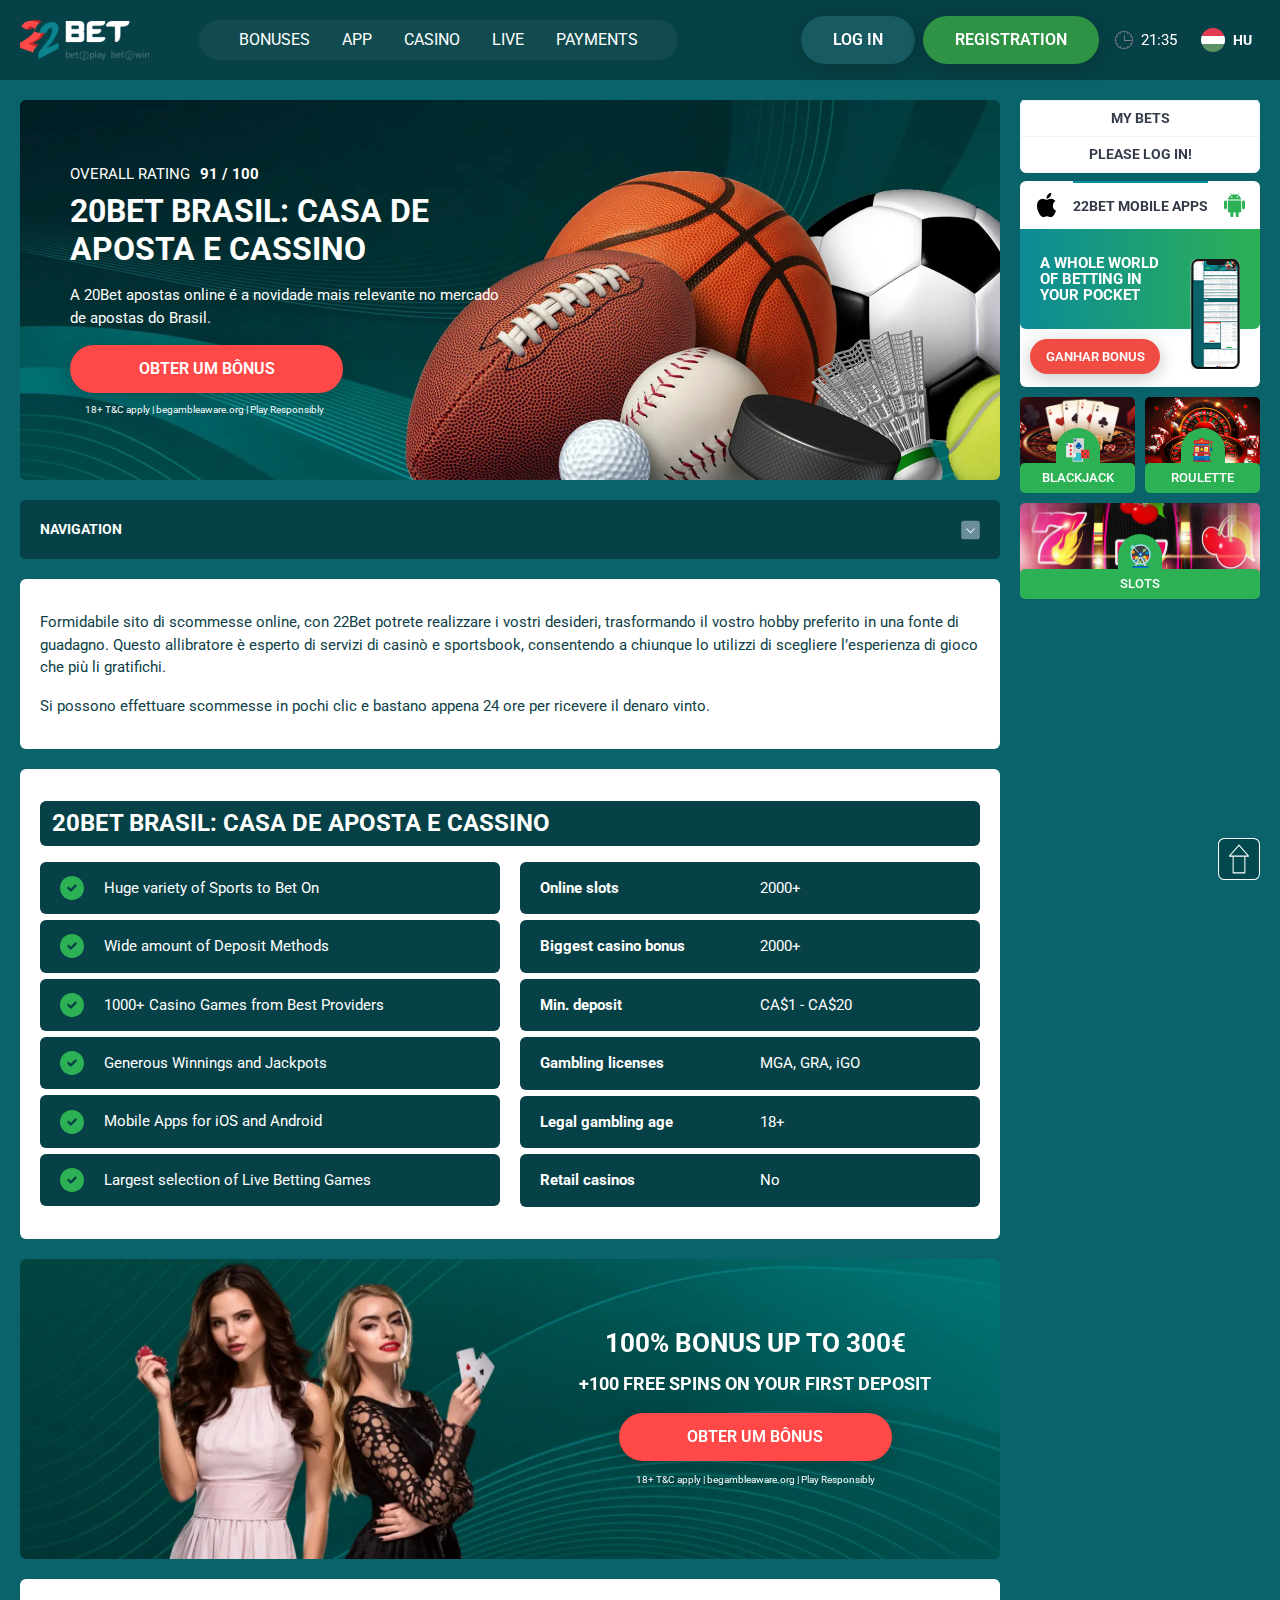
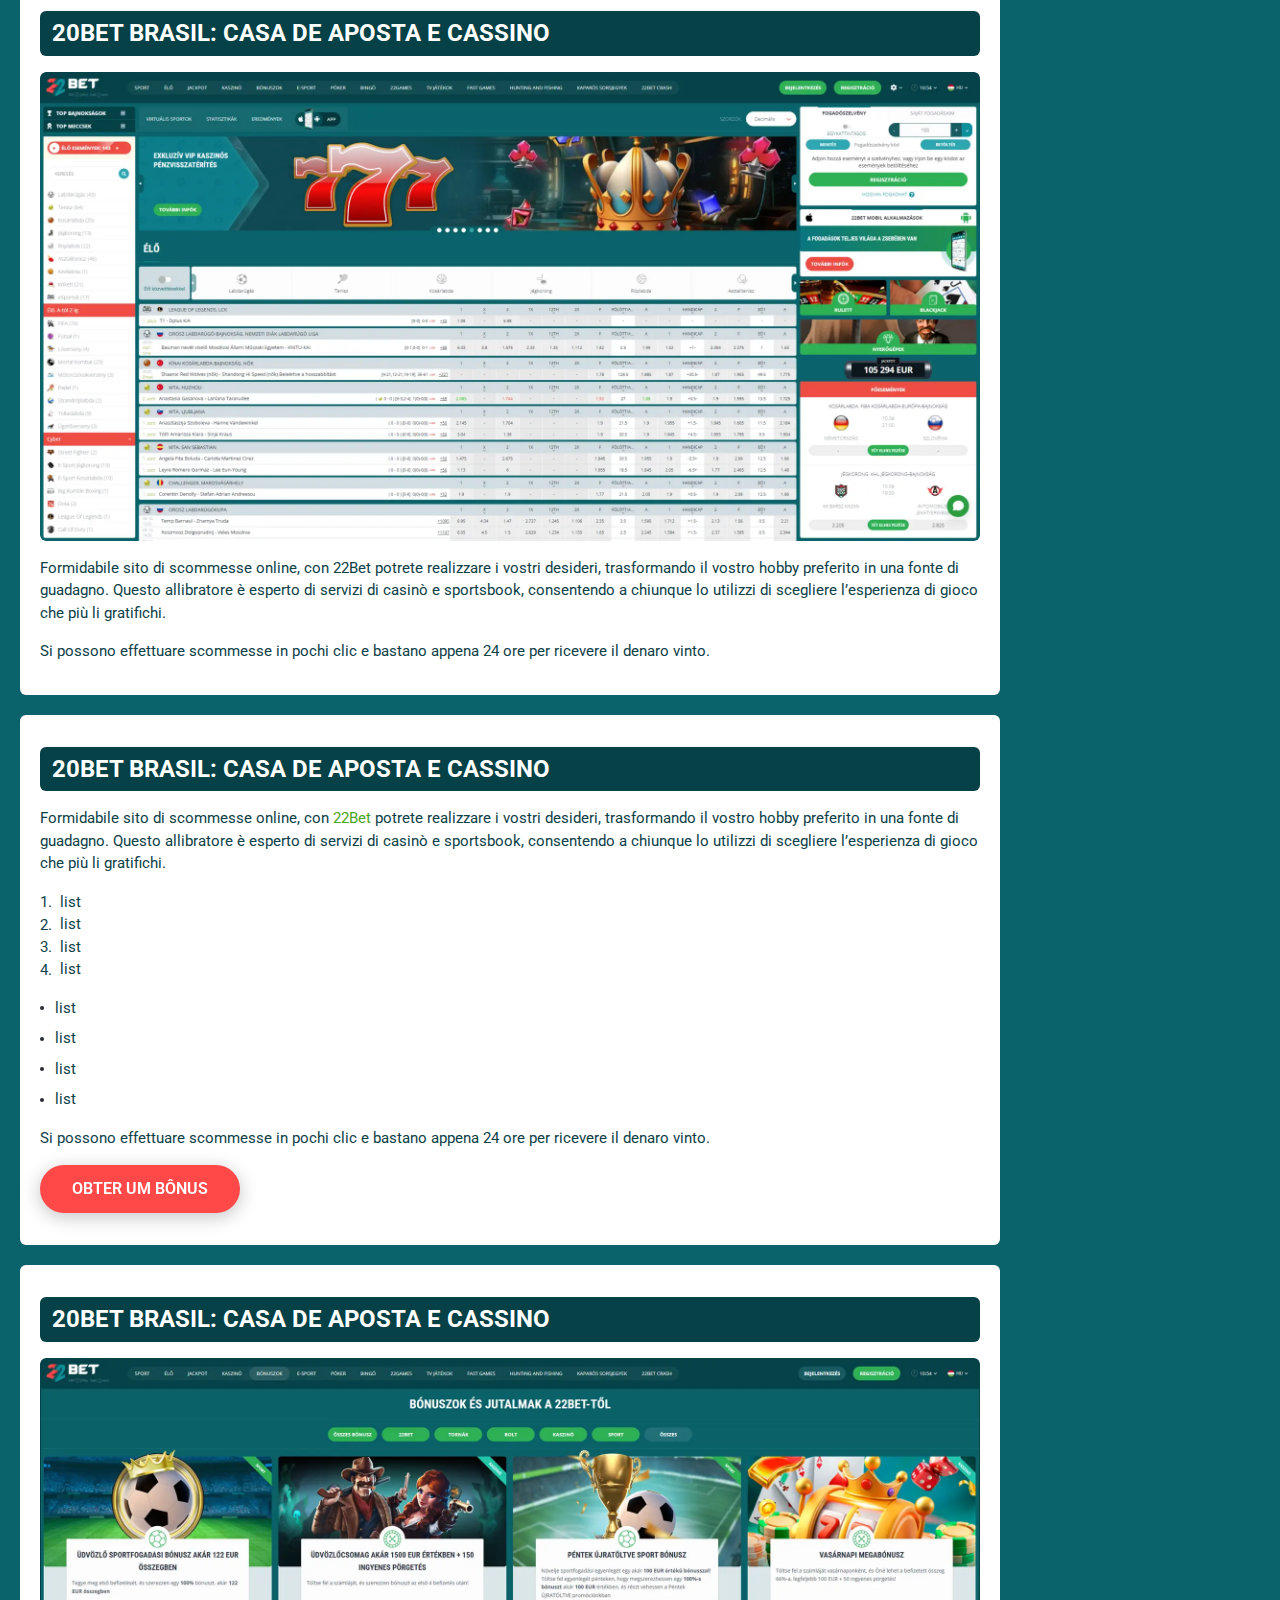
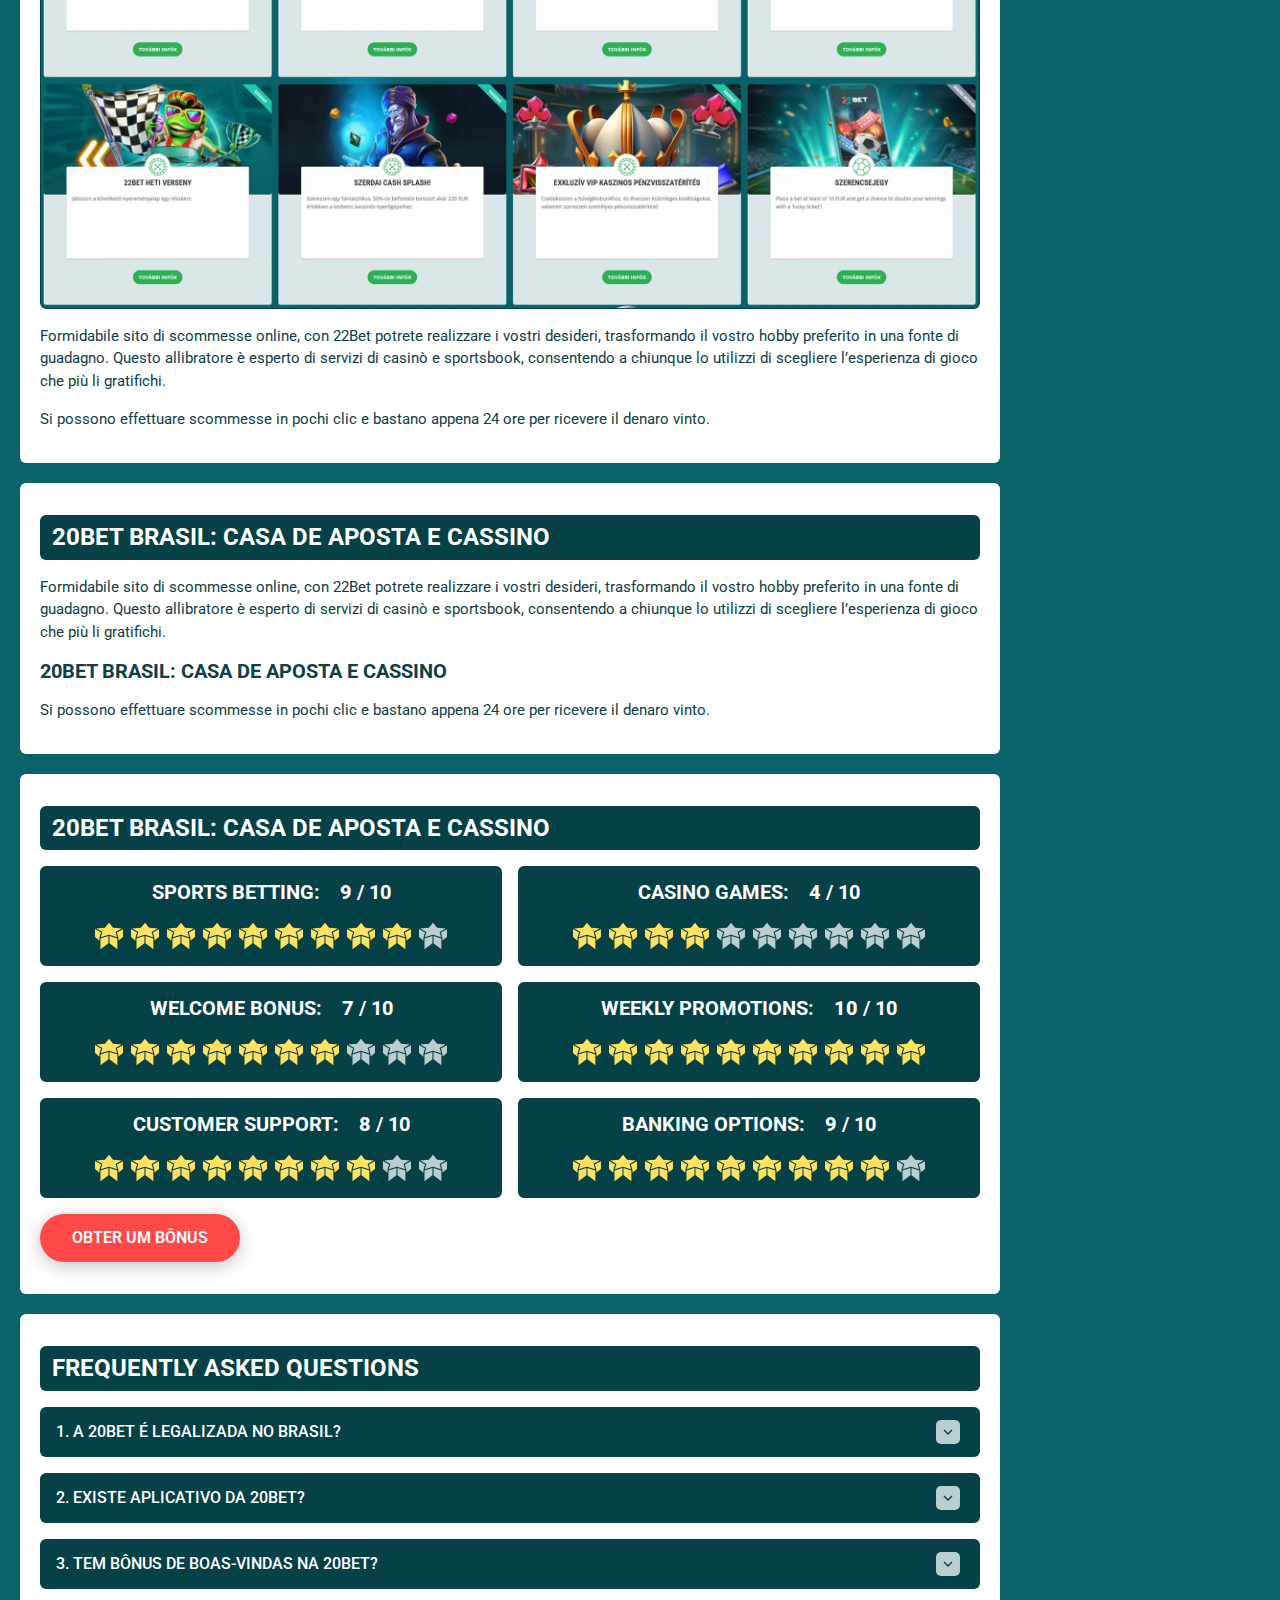
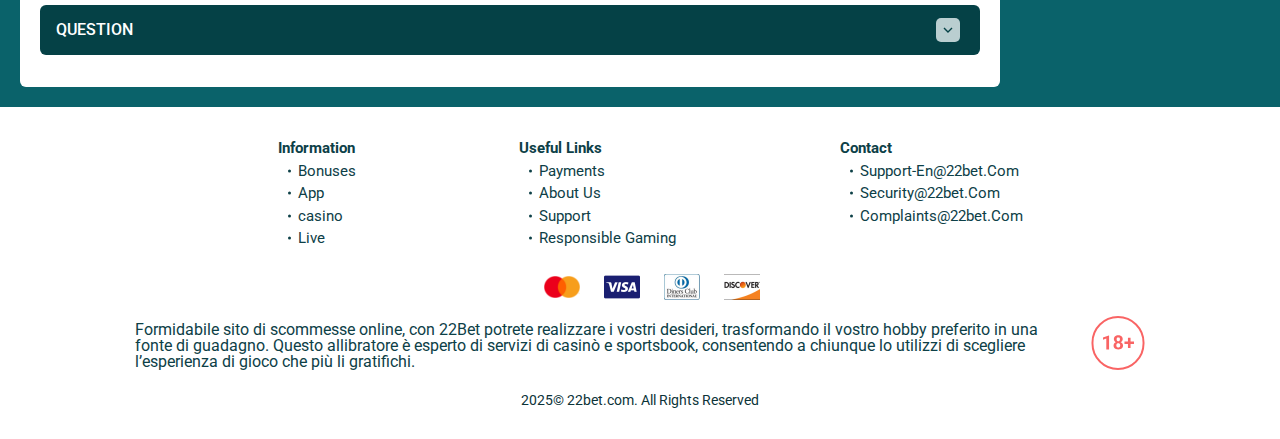
<file: index.html>
<!DOCTYPE html>
<html lang="hu">
  <head>
    <meta charset="UTF-8" />
   
    <meta name="viewport" content="width=device-width, initial-scale=1.0" />
    <title>20Bet Brasil: casa de aposta e cassino</title>
    <meta name="description" content />
    <meta property="og:site_name" content />
    <meta property="og:title" content />
    <meta property="og:type" content="website" />
    <meta property="og:url" content />
    <meta property="og:image" content />
    <meta property="og:image:alt" content />
    <meta property="og:locale" content="hu" />
    <meta property="og:description" content />
    <link rel="preconnect" href="https://fonts.googleapis.com" />
    <link rel="preconnect" href="https://fonts.gstatic.com" crossorigin />
    <link
      href="https://fonts.googleapis.com/css2?family=Poppins&family=Roboto:wght@400;500;700&display=swap"
      rel="stylesheet"
    />
    <link rel="stylesheet" href="./css/reset.css" />
    <link rel="stylesheet" href="./css/main.css" />
    <link rel="stylesheet" href="./css/media.css"/>
    <link rel="icon" href="./images/Group.png" type="image/x-icon"/>
    <script
    src="https://code.jquery.com/jquery-3.6.1.min.js"
    integrity="sha256-o88AwQnZB+VDvE9tvIXrMQaPlFFSUTR+nldQm1LuPXQ="
    crossorigin="anonymous"
  ></script>
  </head>
  <body>
    <header class="header">
      <section class="content header__content">
        <a href="./index.html" class="logo header__logo"
          ><img src="./images/logo.svg" alt="logo" title
        /></a>
        <button class="header__btn-menu" >
          <svg width="16px" height="16px" viewBox="0 0 16 16" xmlns="http://www.w3.org/2000/svg">
              <rect y="0" width="16" height="3" rx="1.5"></rect>
              <rect y="6.5" width="16" height="3" rx="1.5"></rect>
              <rect y="13" width="16" height="3" rx="1.5"></rect>
            </svg>
        </button>

          <nav class="menu header__menu">
            <ul class="header__menu-list">
                
              <li>
                <a href="./bonus.html">
                 Bonuses
                </a>
              </li>
              
              <li>
                <a href="./app.html">
                 App
                </a>
              </li>
               <li>
                <a href="./casino.html">
                casino
                </a>
              </li> <li>
                <a href="./live.html">
                 live
                </a>
              </li> 
               </li> <li>
                <a href="./payments.html">
                 Payments
                </a>
              </li> 
             
             
            </ul>
            <div class="header__button header__button-menu " >
              <a href="#" class="button  button__login-menu">log in</a>
              <a href="#" class="button button__menu">registration</a>
            </div>
           
          </nav>
            <a href="#" class="button button__login">log in</a>
            <a href="#" class="button button__singup">registration</a>
            <div id="clock" class="header__time">00:00</div>
            
            
              <div class="header__language">
                <div class="header__flag-wrap">
                  <a class="header__country" href="#">
                    <span><img src="./images/flag.png" alt=" Flag" title /></span>
                    <span>hu</span>
                  </a>
                </div>
                 <!-- <div class="header__flag-menu">
                  <ul>
                    
                    <li>
                      <a href="#" class="header__flag-link">
                        <span>
                          <img src="./images/flag.png" alt="flag" title />
                        </span>
                        <span>en</span>
                      </a>
                    </li>
                    <li>
                      <a href="#" class="header__flag-link">
                        <span>
                          <img src="./images/flag-bd.png" alt="flag" title />
                        </span>
                        <span>bd</span>
                      </a>
                    </li>
                    
                   
                  </ul>
                </div> -->
              </div>  
      </section>
    </header>
     <main class="main home">
      <section class="main__wrap">
        <aside class="sidebar sidebar-left ">
            <div class="sidebar-left__champion">
                <div class="top-champion__links-desk menu__review-desk">TOP Championships</div>
            </div>
            <div class="sidebar-left__matches">
                <div class="top-matches__links-desk menu__review-desk">Top matches</div>
            </div>
                <div class="sidebar-left__quik">
                  <div class="menu__links-desk"><a href="#">
                    <img src="./images/sidebar/liveEvents-sidebar.svg" alt="" title="">Live events: 143</a>
                  </div>
                  <ul class="menu__links">
                    <li>
                      <a href="#"
                        ><img
                          src="./images/sidebar/football.svg"
                          alt="Football"
                          title
                        />Football (44)</a
                      >
                    </li>
                    <li>
                      <a href="#"
                        ><img
                          src="./images/sidebar/tennis.svg"
                          alt="Tennis"
                          title
                        />Tennis (47)</a
                      >
                    </li>
                    <li>
                      <a href="#"
                        ><img
                          src="./images/sidebar/basketball.svg"
                          alt="Basketball"
                          title
                        />Basketball (26)</a
                      >
                    </li>
                    <li>
                      <a href="#"
                        ><img
                          src="./images/sidebar/hockey.svg"
                          alt="Ice Hockey"
                          title
                        />Ice Hockey (18)</a
                      >
                    </li>
                    
                    <li>
                      <a href="#"
                        ><img
                          src="./images/sidebar/volleyball.svg"
                          alt="Volleyball"
                          title
                        />Volleyball (15)</a
                      >
                    </li>
                    
                   
                  </ul>
                </div>
              
                <div class="sidebar-left__review">
                  <div class="menu__review-desk sidebar__desk">Navigation
</div>
                  <ul class="menu__review sidebar__list">
                    <li><a href="#">Review of 20Bet</a></li>
                    <li><a href="#">Registration</a></li>
                    <li><a href="#">20Bet Betting </a></li>
                    <li><a href="#">Layouts and navigation </a></li>
                    <li><a href="#">Sports betting</a></li>
                    <li><a href="#">Live betting</a></li>
                    <li><a href="#">Live stream</a></li>
                    <li><a href="#">Cash out</a></li>
                    
                  </ul>
                </div>
             
        </aside>
       <section class="content__wrapper ">

       
          <section class="content hero">
           
            <div class="background">
              <img src="./images/main/bg-main.webp" alt="hero" title />
              
            </div>
            <div class="hero__wrapper hero__wrapper-main">
              <div class="hero__data">
                <div class="hero__rating" >
                  <p>Overall Rating</p>
                  
                  <span >
                    <span >91</span>
                  <span>/</span> 
                  <span >100</span>
                 
                  </span>
                </div>
                <h1 class="title general hero__title">
                  20Bet Brasil: casa de aposta e cassino
                </h1>
                <p>A 20Bet apostas online é a novidade mais relevante no mercado de apostas do Brasil.</p>
                <a href="#" class="button  hero__button">Obter um Bônus</a>
                <span class="hero__span">18+ T&C apply | begambleaware.org | Play Responsibly</span>
              </div>
             
            </div>
          </section>
          <section class="content menu-review__content">
              

            
                <div class="menu__review-desk menu__review-content">Navigation
</div>
                <ul class="menu__review menu__review-list">
                    <li><a href="#">Review of 20Bet</a></li>
                    <li><a href="#">Registration</a></li>
                    <li><a href="#">20Bet Betting </a></li>
                    <li><a href="#">Layouts and navigation</a></li>
                    <li><a href="#">Sports betting</a></li>
                    <li><a href="#">Live betting</a></li>
                    <li><a href="#">Live stream</a></li>
                    <li><a href="#">Cash out</a></li>
                </ul>
             
          
          </section>
          <section class="content article">
            <p>
              Formidabile sito di scommesse online, con 22Bet potrete realizzare
              i vostri desideri, trasformando il vostro hobby preferito in una
              fonte di guadagno. Questo allibratore è esperto di servizi di
              casinò e sportsbook, consentendo a chiunque lo utilizzi di
              scegliere l’esperienza di gioco che più li gratifichi.
            </p>
            <p>
              Si possono effettuare scommesse in pochi clic e bastano appena 24
              ore per ricevere il denaro vinto.
            </p>
          </section>
             <section class="content features">
            <h2 class="title high features__title">20Bet Brasil: Casa de Aposta e Cassino</h2>
                <div class="features__content">
                  <div class="features__wrap">
            <ul class="features__list">
              <li>
                <img src="./images/main/features-icon.svg" alt="icon" title>
                Huge variety of Sports to Bet On</li>
              <li><img src="./images/main/features-icon.svg" alt="icon" title>
                Wide amount of Deposit Methods</li>
              <li><img src="./images/main/features-icon.svg" alt="icon" title>1000+ Casino Games from Best Providers</li>
           
              <li><img src="./images/main/features-icon.svg" alt="icon" title>Generous Winnings and Jackpots</li>
              <li><img src="./images/main/features-icon.svg" alt="icon" title>Mobile Apps for iOS and Android</li>
              <li><img src="./images/main/features-icon.svg" alt="icon" title>Largest selection of Live Betting Games</li>
           </ul>
             
           </div>
            <table class="features__table">
               <tbody class="features__group">
                 
                   <tr>
                   <td>Online slots</td>
                   <td>2000+</td>
                  </tr>
                  <tr>
                   <td>Biggest casino bonus</td>
                   <td>2000+</td>
                  </tr>
                  <tr>
                   <td>Min. deposit</td>
                   <td>CA$1 - CA$20</td>
                  </tr>
              
                     <tr>
                     <td>Gambling licenses</td>
                     <td>MGA, GRA, iGO</td>
                   </tr>
                   <tr>
                     <td>Legal gambling age</td>
                     <td>18+</td>
                   </tr>
                   <tr>
                     <td>Retail casinos</td>
                     <td>No</td>
                   </tr>
                
               </tbody>
             </table>
            
                </div>
           </section>
          
          <section class="content banner">
           
              <div class="background banner__backgroud">
                <img
                  src="./images/main/banner-main.webp"
                  alt="banner"
                  title
                />
               
              </div>
              <div class="banner__info">
                <h2 class="title high banner__title">
                  100% BONUS UP TO 300€
                 
                </h2>
                 <p class="banner__subtitle">+100 free spins on your first deposit</p>
                <a href="#" class="button banner__button">Obter um Bônus</a>
                <span>18+ T&C apply | begambleaware.org | Play Responsibly</span>
              </div>
            </section>
          <section class="content article">
            <h2 class="title high article__title">20Bet Brasil: Casa de Aposta e Cassino</h2>
            <div class="images">
                <img src="./images/main/image1-main.webp" alt="banner" title />
              </div>
            <p>
              Formidabile sito di scommesse online, con 22Bet potrete realizzare
              i vostri desideri, trasformando il vostro hobby preferito in una
              fonte di guadagno. Questo allibratore è esperto di servizi di
              casinò e sportsbook, consentendo a chiunque lo utilizzi di
              scegliere l’esperienza di gioco che più li gratifichi.
            </p>
            <p>
              Si possono effettuare scommesse in pochi clic e bastano appena 24
              ore per ricevere il denaro vinto.
            </p>
           
          </section>
          <section class="content article">
            <h2 class="title high article__title">20Bet Brasil: Casa de Aposta e Cassino</h2>
            <p>
              Formidabile sito di scommesse online, con <a  href="#">22Bet</a> potrete realizzare
              i vostri desideri, trasformando il vostro hobby preferito in una
              fonte di guadagno. Questo allibratore è esperto di servizi di
              casinò e sportsbook, consentendo a chiunque lo utilizzi di
              scegliere l’esperienza di gioco che più li gratifichi.
            </p>
             <ol>
              <li>list</li>
              <li>list</li>
              <li>list</li>
               <li>list</li>
            </ol>
            <ul>
              <li>list</li>
              <li>list</li>
              <li>list</li>
               <li>list</li>
            </ul>
            <p>
              Si possono effettuare scommesse in pochi clic e bastano appena 24
              ore per ricevere il denaro vinto.
            </p>
            <a href="#" class="button ">Obter um Bônus</a>
          </section>
          <section class="content article">
            <h2 class="title high article__title">20Bet Brasil: Casa de Aposta e Cassino</h2>
            <div class="images">
                <img src="./images/main/image2-main.webp" alt="banner" title/>
              </div>
            <p>
              Formidabile sito di scommesse online, con 22Bet potrete realizzare
              i vostri desideri, trasformando il vostro hobby preferito in una
              fonte di guadagno. Questo allibratore è esperto di servizi di
              casinò e sportsbook, consentendo a chiunque lo utilizzi di
              scegliere l’esperienza di gioco che più li gratifichi.
            </p>
            <p>
              Si possono effettuare scommesse in pochi clic e bastano appena 24
              ore per ricevere il denaro vinto.
            </p>
            
          </section>
          <section class="content article">
            <h2 class="title high article__title">20Bet Brasil: Casa de Aposta e Cassino</h2>
            <p>
              Formidabile sito di scommesse online, con 22Bet potrete realizzare
              i vostri desideri, trasformando il vostro hobby preferito in una
              fonte di guadagno. Questo allibratore è esperto di servizi di
              casinò e sportsbook, consentendo a chiunque lo utilizzi di
              scegliere l’esperienza di gioco che più li gratifichi.
            </p>

            <h3>20Bet Brasil: Casa de Aposta e Cassino</h3>

            <p>
              Si possono effettuare scommesse in pochi clic e bastano appena 24
              ore per ricevere il denaro vinto.
            </p>
            
          </section>
          <section class="content ratings ">
            <h2 class="ratings__title title high">
             20Bet Brasil: Casa de Aposta e Cassino
            </h2>
            
           
          <div class="ratings__content">
            <ul class="ratings__list">
              <li>
                <div  class="ratings__info">
                  <span class="ratings__data">
                    <span>9</span>
                    <span>/</span>
                    <span>10</span>
                  </span>
                 
                  <p>Sports betting:</p>
              
                </div>
                <div class="ratings__img">
                  <img src="./images/main/ratings-icon.svg" alt="ratings" title>
                  <img src="./images/main/ratings-icon.svg" alt="ratings" title>
                  <img src="./images/main/ratings-icon.svg" alt="ratings" title>
                  <img src="./images/main/ratings-icon.svg" alt="ratings" title>
                  <img src="./images/main/ratings-icon.svg" alt="ratings" title>
                  <img src="./images/main/ratings-icon.svg" alt="ratings" title>
                  <img src="./images/main/ratings-icon.svg" alt="ratings" title>
                  <img src="./images/main/ratings-icon.svg" alt="ratings" title>
                  <img src="./images/main/ratings-icon.svg" alt="ratings" title>
                 
                  <img src="./images/main/ratings-icon-grey.svg" alt="ratings" title>
                </div>
              </li>
              <li>
                <div class="ratings__info">
                  <span class="ratings__data">
                    <span>7</span>
                    <span>/</span>
                    <span>10</span>
                  </span>
                 
                  <p>Welcome Bonus:
                  </p>
                  
                </div>
                <div class="ratings__img">
                  <img src="./images/main/ratings-icon.svg" alt="ratings" title>
                  <img src="./images/main/ratings-icon.svg" alt="ratings" title>
                  <img src="./images/main/ratings-icon.svg" alt="ratings" title>
                  <img src="./images/main/ratings-icon.svg" alt="ratings" title>
                  <img src="./images/main/ratings-icon.svg" alt="ratings" title>
                <img src="./images/main/ratings-icon.svg" alt="ratings" title>
                <img src="./images/main/ratings-icon.svg" alt="ratings" title>
                 <img src="./images/main/ratings-icon-grey.svg" alt="ratings" title>
                 <img src="./images/main/ratings-icon-grey.svg" alt="ratings" title>
                 <img src="./images/main/ratings-icon-grey.svg" alt="ratings" title>
                </div>
              </li>
              <li>
                <div class="ratings__info">
                  <span class="ratings__data">
                    <span>8</span>
                    <span>/</span>
                    <span>10</span>
                  </span>
                  
                  <p>Customer support:</p>
                  
                </div>
                <div class="ratings__img">
                  <img src="./images/main/ratings-icon.svg" alt="ratings" title>
                  <img src="./images/main/ratings-icon.svg" alt="ratings" title>
                  <img src="./images/main/ratings-icon.svg" alt="ratings" title>
                  <img src="./images/main/ratings-icon.svg" alt="ratings" title>
                  <img src="./images/main/ratings-icon.svg" alt="ratings" title>
                  <img src="./images/main/ratings-icon.svg" alt="ratings" title>
                  <img src="./images/main/ratings-icon.svg" alt="ratings" title>
                  <img src="./images/main/ratings-icon.svg" alt="ratings" title>
                 <img src="./images/main/ratings-icon-grey.svg" alt="ratings" title>
                 <img src="./images/main/ratings-icon-grey.svg" alt="ratings" title>
                  
                </div>  
            </li>
            </ul>
            <ul class="ratings__list">
            <li>
              <div class="ratings__info">
                <span class="ratings__data">
                  <span>4</span>
                  <span>/</span>
                  <span>10</span>
                </span>
               
                <p>Casino games:</p>
                
              </div>
              <div class="ratings__img">
                <img src="./images/main/ratings-icon.svg" alt="ratings" title>
                <img src="./images/main/ratings-icon.svg" alt="ratings" title>
                <img src="./images/main/ratings-icon.svg" alt="ratings" title>
                <img src="./images/main/ratings-icon.svg" alt="ratings" title>
                <img src="./images/main/ratings-icon-grey.svg" alt="ratings" title>
                <img src="./images/main/ratings-icon-grey.svg" alt="ratings" title>
                <img src="./images/main/ratings-icon-grey.svg" alt="ratings" title>
                <img src="./images/main/ratings-icon-grey.svg" alt="ratings" title>
                <img src="./images/main/ratings-icon-grey.svg" alt="ratings" title>
                <img src="./images/main/ratings-icon-grey.svg" alt="ratings" title>
               
              </div>
             
            </li>
              <li>
                <div class="ratings__info">
                  <span class="ratings__data">
                    <span>10</span>
                    <span>/</span>
                    <span>10</span>
                  </span>
                 
                  <p>Weekly Promotions:
                    </p>
                  
                </div>
                <div class="ratings__img">
                  <img src="./images/main/ratings-icon.svg" alt="ratings" title>
                <img src="./images/main/ratings-icon.svg" alt="ratings" title>
                <img src="./images/main/ratings-icon.svg" alt="ratings" title>
                <img src="./images/main/ratings-icon.svg" alt="ratings" title>
                <img src="./images/main/ratings-icon.svg" alt="ratings" title>
                <img src="./images/main/ratings-icon.svg" alt="ratings" title>
                <img src="./images/main/ratings-icon.svg" alt="ratings" title>
                <img src="./images/main/ratings-icon.svg" alt="ratings" title>
                <img src="./images/main/ratings-icon.svg" alt="ratings" title>
                <img src="./images/main/ratings-icon.svg" alt="ratings" title>
                </div>  
              </li>
             

             
            <li>
              <div class="ratings__info">
                <span class="ratings__data">
                  <span>9</span>
                  <span>/</span>
                  <span>10</span>
                </span>
                 
                <p>Banking Options:</p>
                
              </div> 
              <div class="ratings__img">
                <img src="./images/main/ratings-icon.svg" alt="ratings" title>
                <img src="./images/main/ratings-icon.svg" alt="ratings" title>
                <img src="./images/main/ratings-icon.svg" alt="ratings" title>
                <img src="./images/main/ratings-icon.svg" alt="ratings" title>
                <img src="./images/main/ratings-icon.svg" alt="ratings" title>
                <img src="./images/main/ratings-icon.svg" alt="ratings" title>
                <img src="./images/main/ratings-icon.svg" alt="ratings" title>
                <img src="./images/main/ratings-icon.svg" alt="ratings" title>
                <img src="./images/main/ratings-icon.svg" alt="ratings" title>
               <img src="./images/main/ratings-icon-grey.svg" alt="ratings" title>
              </div>
            </li> 
          
            </ul>
           
          </div>
         
            <a href="#" class="button ratings__button">Obter um Bônus</a>
          </section>
          <section class="content faq">
            <h2 class="title high faq__title">Frequently Asked Questions</h2>
            <ul class="faq__list " >
              <li class="faq__item"  >
                <h3 class="title medium faq__subtitle js-button-expander"  >1. A 20Bet é legalizada no Brasil?
                 </h3>
                <div  class="faq__answer js-expand-content" >
                  <p  >
                    Sim, a casa de apostas tem licença emitida por Curaçao, que é reconhecida no Brasil e a permite atuar por aqui.
                  </p>
                </div>
              </li>
              <li class="faq__item"  >
                <h3 class="title medium faq__subtitle js-button-expander"  >2. Existe aplicativo da 20Bet?</h3>
                <div class="faq__answer js-expand-content" >
                  <p  >
                    Sim, disponível para sistemas operacionais iOS e Android.
                  </p>
                </div>
              </li> 
              <li class="faq__item" >
                <h3 class="title medium faq__subtitle js-button-expander" >3. Tem bônus de boas-vindas na 20Bet?</h3>
                <div class="faq__answer js-expand-content">
                  <p >
                    O pacote especial para novos usuários da 20Bet paga 100% sobre o primeiro depósito, com limite de 600 BRL. 
                  </p>
                </div>
              </li> 
              <li class="faq__item"  >
                <h3 class="title medium faq__subtitle js-button-expander" >Question</h3>
                <div class="faq__answer js-expand-content" >
                  <p >
                    Sim, a casa de apostas tem licença emitida por Curaçao, que é reconhecida no Brasil e a permite atuar por aqui.
                  </p>
                </div>
              </li> 
            </ul>
          </section>
          
        </section> 
        <aside class="sidebar sidebar-right ">
            <div class="sidebar__links">
                <p>My Bets</p>
                <a href="#">Please Log in!</a>
            </div>
            
         
            <div class="sidebar__info">
                <img src="./images/sidebar/apple-right-sidebar.svg" alt="apple" title>
                <div class="sidebar__subtitle">22bet mobile apps</div>
                <img src="./images/sidebar/android-right-sidebar.svg" alt="android" title>
              </div>
             <div class="sidebar__wrap">
              <div class="sidebar__deskription">
                <p>A whole world of betting in your pocket</p>
                <img src="./images/sidebar/phone-right-sidebar.png" alt="iphone" title>
             </div>
             <a href="#" class="button sidebar__button">ganhar bonus</a>
             </div>
             <div class="sidebar__cards">
               <a href="#"><img src="./images/sidebar/blackjack.jpg" width="115" alt="blackjack" title>
                <div class="sidebar__text">Blackjack</div>
              <span class="span"><img src="./images/sidebar/icon-blackjack.svg" alt="" title=""></span></a>
               
              <a href="#"><img src="./images/sidebar/roulette.jpg" width="115" alt="roulette" title>
              <div class="sidebar__text sidebar__text-first">Roulette</div>
              <span class="span"><img src="./images/sidebar/icon-roulette.svg" alt="" title=""></span></a> 
             
            <a href="#"><img src="./images/sidebar/slots.jpg" width="240" alt="slots" title>
              <div class="sidebar__text sidebar__text-last">Slots</div>
              <span class="span"><img src="./images/sidebar/icon-slots.svg" alt="" title=""></span></a>
              
             </div>
        </aside> 
        <div class=""  onclick="scrollToTop()">
          <button class="main__arrow" id="scrollToTopBtn"></button>
        </div> 
        
      </section>
    </main> 
     <footer class=" footer ">
      <section class="content footer__content">
        <ul class="footer__menu">
          <li>
            <div>Information</div>
            <ul class="footer__info">
              <li><a href="./bonus.html">Bonuses</a></li>
              <li><a href="./app.html">App</a></li>
               <li><a href="./casino.html">casino</a></li>
                <li><a href="./live.html">Live</a></li>
            </ul>
          </li>
          <li>
            <div>Useful Links</div>
            <ul class="footer__info">
              <li><a href="./payments.html">Payments</a></li>
               <li><a href="./about-us.html">About Us</a></li>
                <li><a href="./support.html">Support</a></li>
              <li><a href="./responsible.html">Responsible Gaming</a></li>
              
            </ul>
          </li>
          <li>
            <div>Contact</div>
            <ul class="footer__info">
              <li><a href="mailto:Support-En@22bet.Com">Support-En@22bet.Com</a></li>
              <li><a href="mailto:Security@22bet.Com">Security@22bet.Com</a></li>
              <li><a href="mailto:Complaints@22bet.Com">Complaints@22bet.Com</a></li>
            </ul>
          </li>
        </ul>
       
          <ul class="footer__cards-list">
            <li>
                <a href="#"
                  ><img
                    src="./images/mastercard.png"
                    alt="mastercard"
                    title
                /></a>
              </li>
            <li>
              <a href="#"
                ><img src="./images/visa.png" alt="cardvisa" title
              /></a>
            </li>
            <li>
                <a href="#"
                  ><img src="./images/diners.png" alt="diners" title
                /></a>
              </li>
              <li>
                <a href="#"
                  ><img src="./images/discover.png" alt="discover" title
                /></a>
              </li>
            
          </ul>
       
        <div class="footer__wrapp">
          <div class="footer__text">
            <p>
                Formidabile sito di scommesse online, con 22Bet potrete realizzare i vostri desideri, trasformando il vostro hobby preferito in una fonte di guadagno. Questo allibratore è esperto di servizi di casinò e sportsbook, consentendo a chiunque lo utilizzi di scegliere l’esperienza di gioco che più li gratifichi.
            </p>
            
           
          </div>
          <div class="footer__age">
            <img src="./images/age.svg" alt="age" title />
          </div>
        </div>
        <p class="footer__copy">2025&copy; 22bet.com. All Rights Reserved</p>
      </section>
    </footer>
    <script src="./js/arrowUp.js" defer></script>
    <script src="./js/sidebar.js" defer></script>
    <script src="./js/expander.js" defer></script>
    <script src="./js/mobile-menu.js" defer></script>
    <script src="./js/clock.js" defer></script>
     <!-- <script src="./js/flag.js" defer></script> -->
  </body>
</html>
</file>
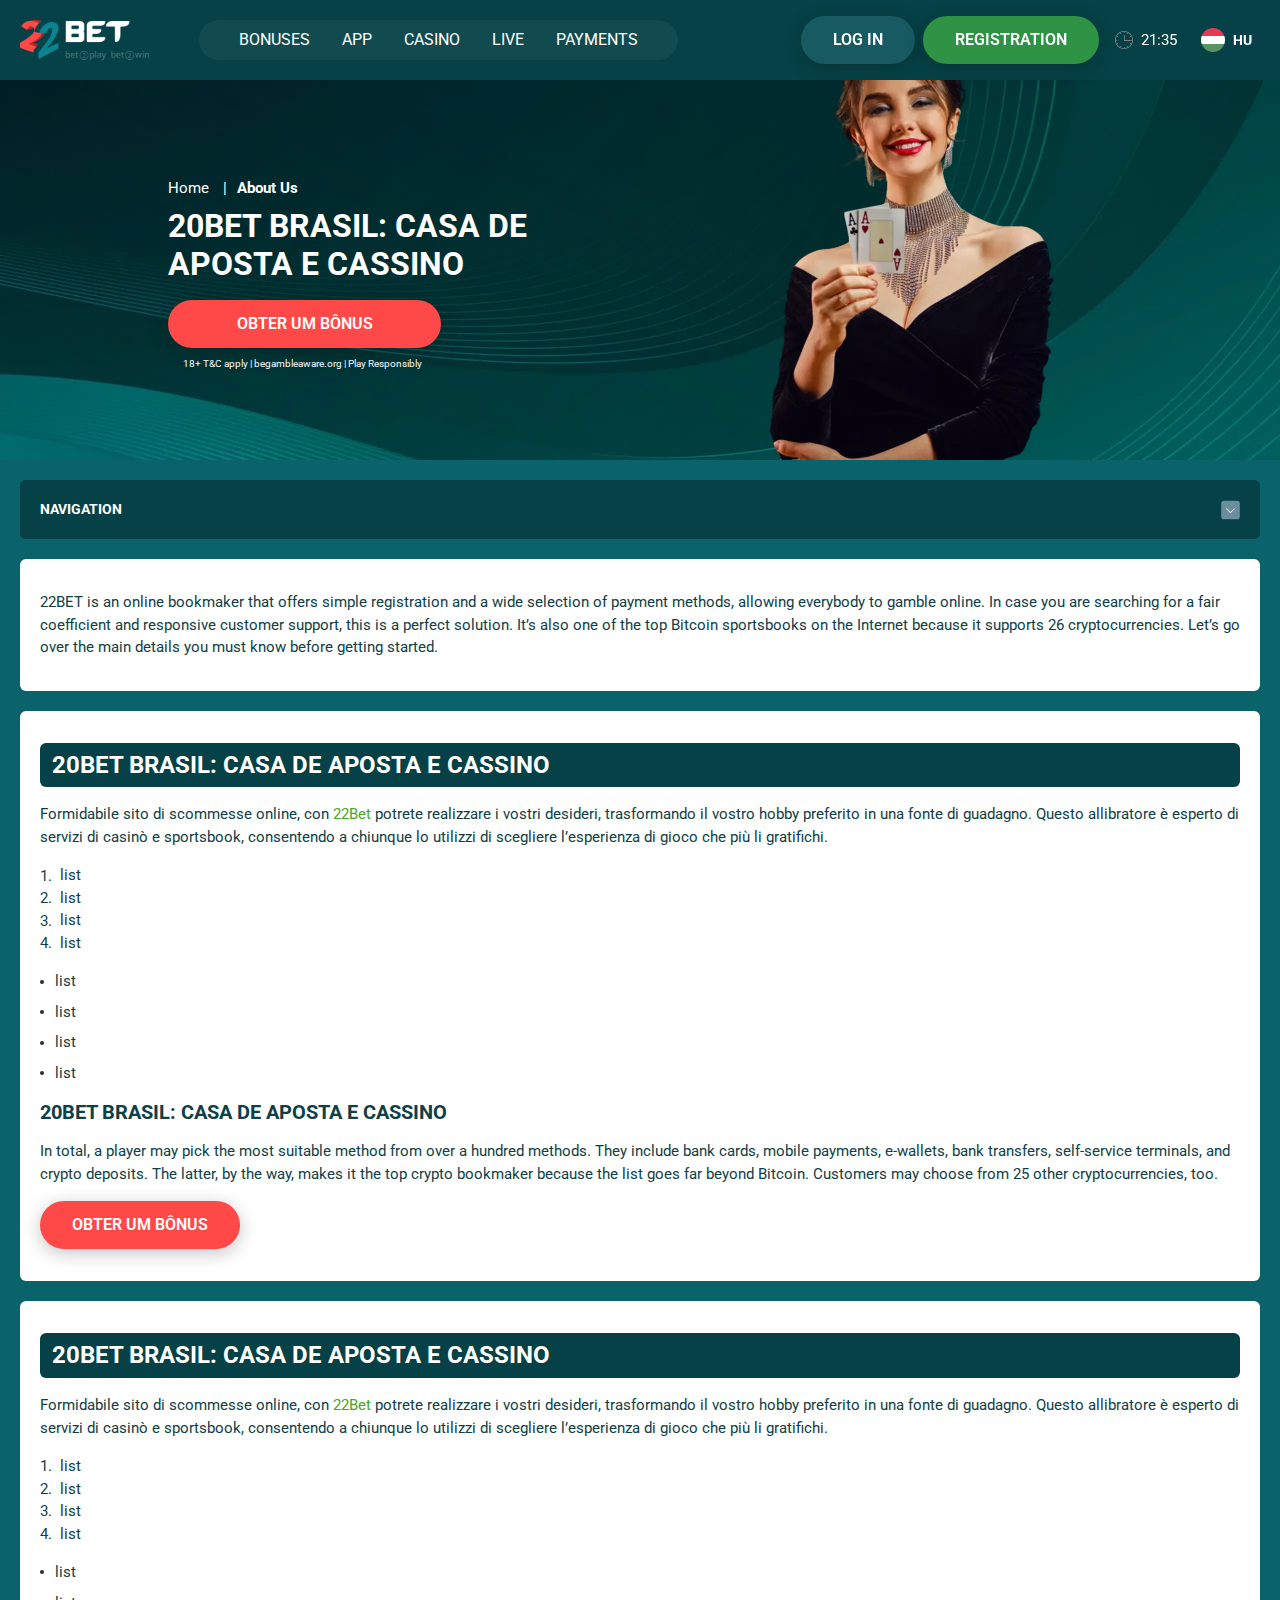
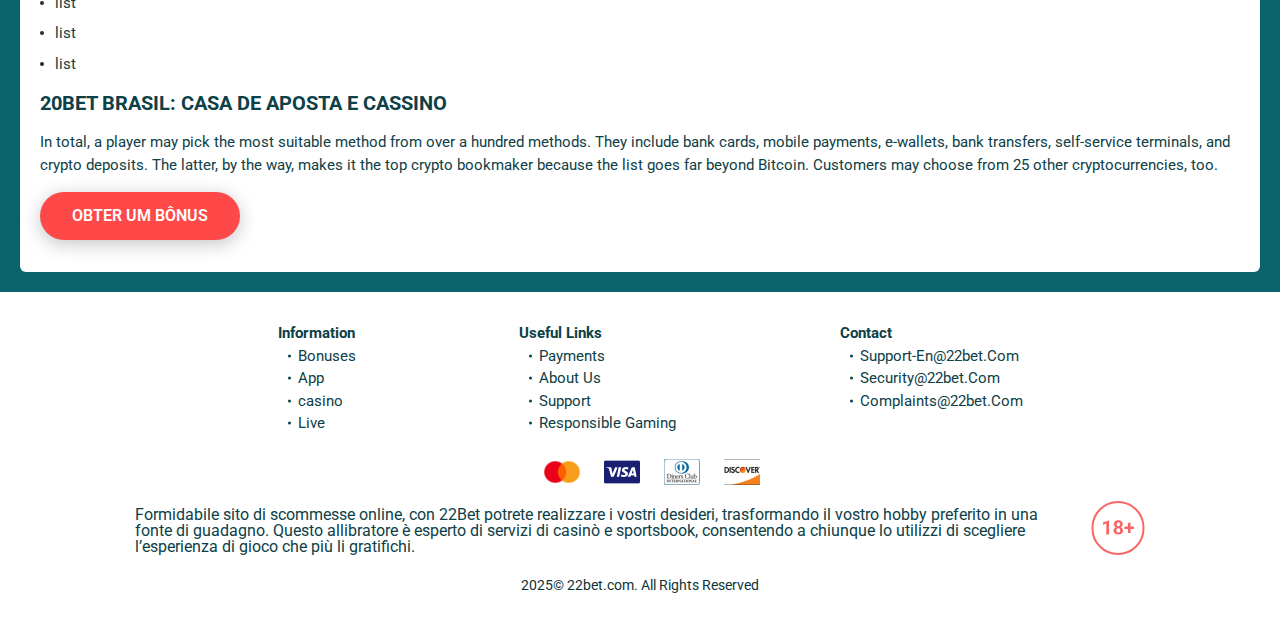
<file: about-us.html>
<!DOCTYPE html>
<html lang="hu">
  <head>
    <meta charset="UTF-8" />

    <meta name="viewport" content="width=device-width, initial-scale=1.0" />
    <title>20Bet Brasil: casa de aposta e cassino</title>
    <meta name="description" content />
    <meta property="og:site_name" content />
    <meta property="og:title" content />
    <meta property="og:type" content="website" />
    <meta property="og:url" content />
    <meta property="og:image" content />
    <meta property="og:image:alt" content />
    <meta property="og:locale" content="hu" />
    <meta property="og:description" content />
    <link rel="preconnect" href="https://fonts.googleapis.com" />
    <link rel="preconnect" href="https://fonts.gstatic.com" crossorigin />
    <link
      href="https://fonts.googleapis.com/css2?family=Poppins&family=Roboto:wght@400;500;700&display=swap"
      rel="stylesheet"
    />
    <link rel="stylesheet" href="./css/reset.css" />
    <link rel="stylesheet" href="./css/main.css" />
    <link rel="stylesheet" href="./css/media.css" />
    <link rel="icon" href="./images/Group.png" type="image/x-icon" />
    <script
      src="https://code.jquery.com/jquery-3.6.1.min.js"
      integrity="sha256-o88AwQnZB+VDvE9tvIXrMQaPlFFSUTR+nldQm1LuPXQ="
      crossorigin="anonymous"
    ></script>
  </head>
  <body>
    <header class="header">
      <section class="content header__content">
        <a href="./index.html" class="logo header__logo"
          ><img src="./images/logo.svg" alt="logo" title
        /></a>
        <button class="header__btn-menu">
          <svg
            width="16px"
            height="16px"
            viewBox="0 0 16 16"
            xmlns="http://www.w3.org/2000/svg"
          >
            <rect y="0" width="16" height="3" rx="1.5"></rect>
            <rect y="6.5" width="16" height="3" rx="1.5"></rect>
            <rect y="13" width="16" height="3" rx="1.5"></rect>
          </svg>
        </button>

        <nav class="menu header__menu">
       <ul class="header__menu-list">
                
              <li>
                <a href="./bonus.html">
                 Bonuses
                </a>
              </li>
              
              <li>
                <a href="./app.html">
                 App
                </a>
              </li>
               <li>
                <a href="./casino.html">
                casino
                </a>
              </li> <li>
                <a href="./live.html">
                 live
                </a>
              </li> 
               </li> <li>
                <a href="./payments.html">
                 Payments
                </a>
              </li> 
             
             
            </ul>
          <div class="header__button header__button-menu">
            <a href="#" class="button button__login-menu">log in</a>
            <a href="#" class="button button__menu">registration</a>
          </div>
        </nav>

        <a href="#" class="button button__login">log in</a>
        <a href="#" class="button button__singup">registration</a>
        <div id="clock" class="header__time">00:00</div>
       <div class="header__language">
                <div class="header__flag-wrap">
                  <a class="header__country" href="#">
                    <span><img src="./images/flag.png" alt=" Flag" title /></span>
                    <span>hu</span>
                  </a>
                </div>
                 <!-- <div class="header__flag-menu">
                  <ul>
                    
                    <li>
                      <a href="#" class="header__flag-link">
                        <span>
                          <img src="./images/flag.png" alt="flag" title />
                        </span>
                        <span>en</span>
                      </a>
                    </li>
                    <li>
                      <a href="#" class="header__flag-link">
                        <span>
                          <img src="./images/flag-bd.png" alt="flag" title />
                        </span>
                        <span>bd</span>
                      </a>
                    </li>
                    
                   
                  </ul>
                </div> -->
              </div>
      </section>
    </header>
    <main class="main home main-page">
      <section class="hero hero__page">
        <div class="background background-page">
          <img src="./images/bg-about.webp" alt="hero" title />
        </div>
        <div class="hero__wrapper hero__wrapper-page">
          <div class="hero__data hero__data-bonus">
            <ul
              class="breadcrumbs"
             
            >
              <li
                
              >
                <a href="#" >
                  <span >Home</span></a
                >
                
              </li>
              <li
               
              >
                <a href="#" >
                  <span >About Us</span></a
                >
                
              </li>
            </ul>
            <h1 class="title general hero__title">20Bet Brasil: Casa de Aposta e Cassino
            </h1>

            <a href="#" class="button hero__button hero__button-bonus"
              >Obter um Bônus</a
            >
            <span class="hero__span"
              >18+ T&C apply | begambleaware.org | Play Responsibly</span
            >
          </div>
        </div>
      </section>
      <section class="main__wrap main__wrap-page">
        <aside class="sidebar sidebar-left">
          <div class="sidebar-left__review">
            <div class="menu__review-desk sidebar__desk">Navigation
</div>
            <ul class="menu__review sidebar__list">
              <li><a href="#">Review of 20Bet</a></li>
              <li><a href="#">Registration</a></li>
              <li><a href="#">20Bet Betting </a></li>
              <li><a href="#">Layouts and navigation</a></li>
              <li><a href="#">Sports betting</a></li>
              <li><a href="#">Live betting</a></li>
              <li><a href="#">Live stream</a></li>
              <li><a href="#">Cash out</a></li>
            </ul>
          </div>
        </aside>
        <section class="content__wrapper content__wrapper-page">
          <section class="content menu-review__content">
            <div class="menu__review-desk menu__review-content">
              Navigation

            </div>
            <ul class="menu__review menu__review-list">
              <li><a href="#">Review of 20Bet</a></li>
              <li><a href="#">Registration</a></li>
              <li><a href="#">20Bet Betting </a></li>
              <li><a href="#">Layouts and navigation</a></li>
              <li><a href="#">Sports betting</a></li>
              <li><a href="#">Live betting</a></li>
              <li><a href="#">Live stream</a></li>
              <li><a href="#">Cash out</a></li>
            </ul>
          </section>
          <section class="content article">
            <p>
              22BET is an online bookmaker that offers simple registration and a
              wide selection of payment methods, allowing everybody to gamble
              online. In case you are searching for a fair coefficient and
              responsive customer support, this is a perfect solution. It’s also
              one of the top Bitcoin sportsbooks on the Internet because it
              supports 26 cryptocurrencies. Let’s go over the main details you
              must know before getting started.
            </p>
          </section>
  
          <section class="content article">
            <h2 class="title high article__title">
              20Bet Brasil: Casa de Aposta e Cassino
            </h2>
            <p>
             Formidabile sito di scommesse online, con <a href="#">22Bet</a> potrete realizzare i vostri desideri, trasformando il vostro hobby preferito in una fonte di guadagno. Questo allibratore è esperto di servizi di casinò e sportsbook, consentendo a chiunque lo utilizzi di scegliere l’esperienza di gioco che più li gratifichi.
            </p>
             <ol >
              <li>list</li>
              <li>list</li>
              <li>list</li>
              <li>list</li>
              
            </ol>
            <ul >
              <li>list</li>
              <li>list</li>
              <li>list</li>
              <li>list</li>
              
            </ul>

            <h3>20Bet Brasil: Casa de Aposta e Cassino</h3>

            <p>
              In total, a player may pick the most suitable method from over a
              hundred methods. They include bank cards, mobile payments,
              e-wallets, bank transfers, self-service terminals, and crypto
              deposits. The latter, by the way, makes it the top crypto
              bookmaker because the list goes far beyond Bitcoin. Customers may
              choose from 25 other cryptocurrencies, too.
            </p>
            <a href="#" class="button article__button">Obter um Bônus</a>
          </section>
          
          <section class="content article">
            <h2 class="title high article__title">
              20Bet Brasil: Casa de Aposta e Cassino
            </h2>
            <p>
             Formidabile sito di scommesse online, con <a href="#">22Bet</a> potrete realizzare i vostri desideri, trasformando il vostro hobby preferito in una fonte di guadagno. Questo allibratore è esperto di servizi di casinò e sportsbook, consentendo a chiunque lo utilizzi di scegliere l’esperienza di gioco che più li gratifichi.
            </p>
             <ol >
              <li>list</li>
              <li>list</li>
              <li>list</li>
              <li>list</li>
              
            </ol>
            <ul >
              <li>list</li>
              <li>list</li>
              <li>list</li>
              <li>list</li>
              
            </ul>

            <h3>20Bet Brasil: Casa de Aposta e Cassino</h3>

            <p>
              In total, a player may pick the most suitable method from over a
              hundred methods. They include bank cards, mobile payments,
              e-wallets, bank transfers, self-service terminals, and crypto
              deposits. The latter, by the way, makes it the top crypto
              bookmaker because the list goes far beyond Bitcoin. Customers may
              choose from 25 other cryptocurrencies, too.
            </p>
            <a href="#" class="button article__button">Obter um Bônus</a>
          </section>
   
        </section>
      </section>
    </main>
  <footer class=" footer ">
      <section class="content footer__content">
        <ul class="footer__menu">
          <li>
            <div>Information</div>
            <ul class="footer__info">
              <li><a href="./bonus.html">Bonuses</a></li>
              <li><a href="./app.html">App</a></li>
               <li><a href="./casino.html">casino</a></li>
                <li><a href="./live.html">Live</a></li>
            </ul>
          </li>
          <li>
            <div>Useful Links</div>
            <ul class="footer__info">
              <li><a href="./payments.html">Payments</a></li>
               <li><a href="./about-us.html">About Us</a></li>
                <li><a href="./support.html">Support</a></li>
              <li><a href="./responsible.html">Responsible Gaming</a></li>
              
            </ul>
          </li>
          <li>
            <div>Contact</div>
            <ul class="footer__info">
              <li><a href="mailto:Support-En@22bet.Com">Support-En@22bet.Com</a></li>
              <li><a href="mailto:Security@22bet.Com">Security@22bet.Com</a></li>
              <li><a href="mailto:Complaints@22bet.Com">Complaints@22bet.Com</a></li>
            </ul>
          </li>
        </ul>
       
          <ul class="footer__cards-list">
            <li>
                <a href="#"
                  ><img
                    src="./images/mastercard.png"
                    alt="mastercard"
                    title
                /></a>
              </li>
            <li>
              <a href="#"
                ><img src="./images/visa.png" alt="cardvisa" title
              /></a>
            </li>
            <li>
                <a href="#"
                  ><img src="./images/diners.png" alt="diners" title
                /></a>
              </li>
              <li>
                <a href="#"
                  ><img src="./images/discover.png" alt="discover" title
                /></a>
              </li>
            
          </ul>
       
        <div class="footer__wrapp">
          <div class="footer__text">
            <p>
                Formidabile sito di scommesse online, con 22Bet potrete realizzare i vostri desideri, trasformando il vostro hobby preferito in una fonte di guadagno. Questo allibratore è esperto di servizi di casinò e sportsbook, consentendo a chiunque lo utilizzi di scegliere l’esperienza di gioco che più li gratifichi.
            </p>
            
           
          </div>
          <div class="footer__age">
            <img src="./images/age.svg" alt="age" title />
          </div>
        </div>
        <p class="footer__copy">2025&copy; 22bet.com. All Rights Reserved</p>
      </section>
    </footer>

    <script src="./js/sidebar.js" defer></script>
    <script src="./js/expander.js" defer></script>
    <script src="./js/mobile-menu.js" defer></script>
    <script src="./js/clock.js" defer></script>
    <!-- <script src="./js/flag.js" defer></script> -->
  </body>
</html>
</file>
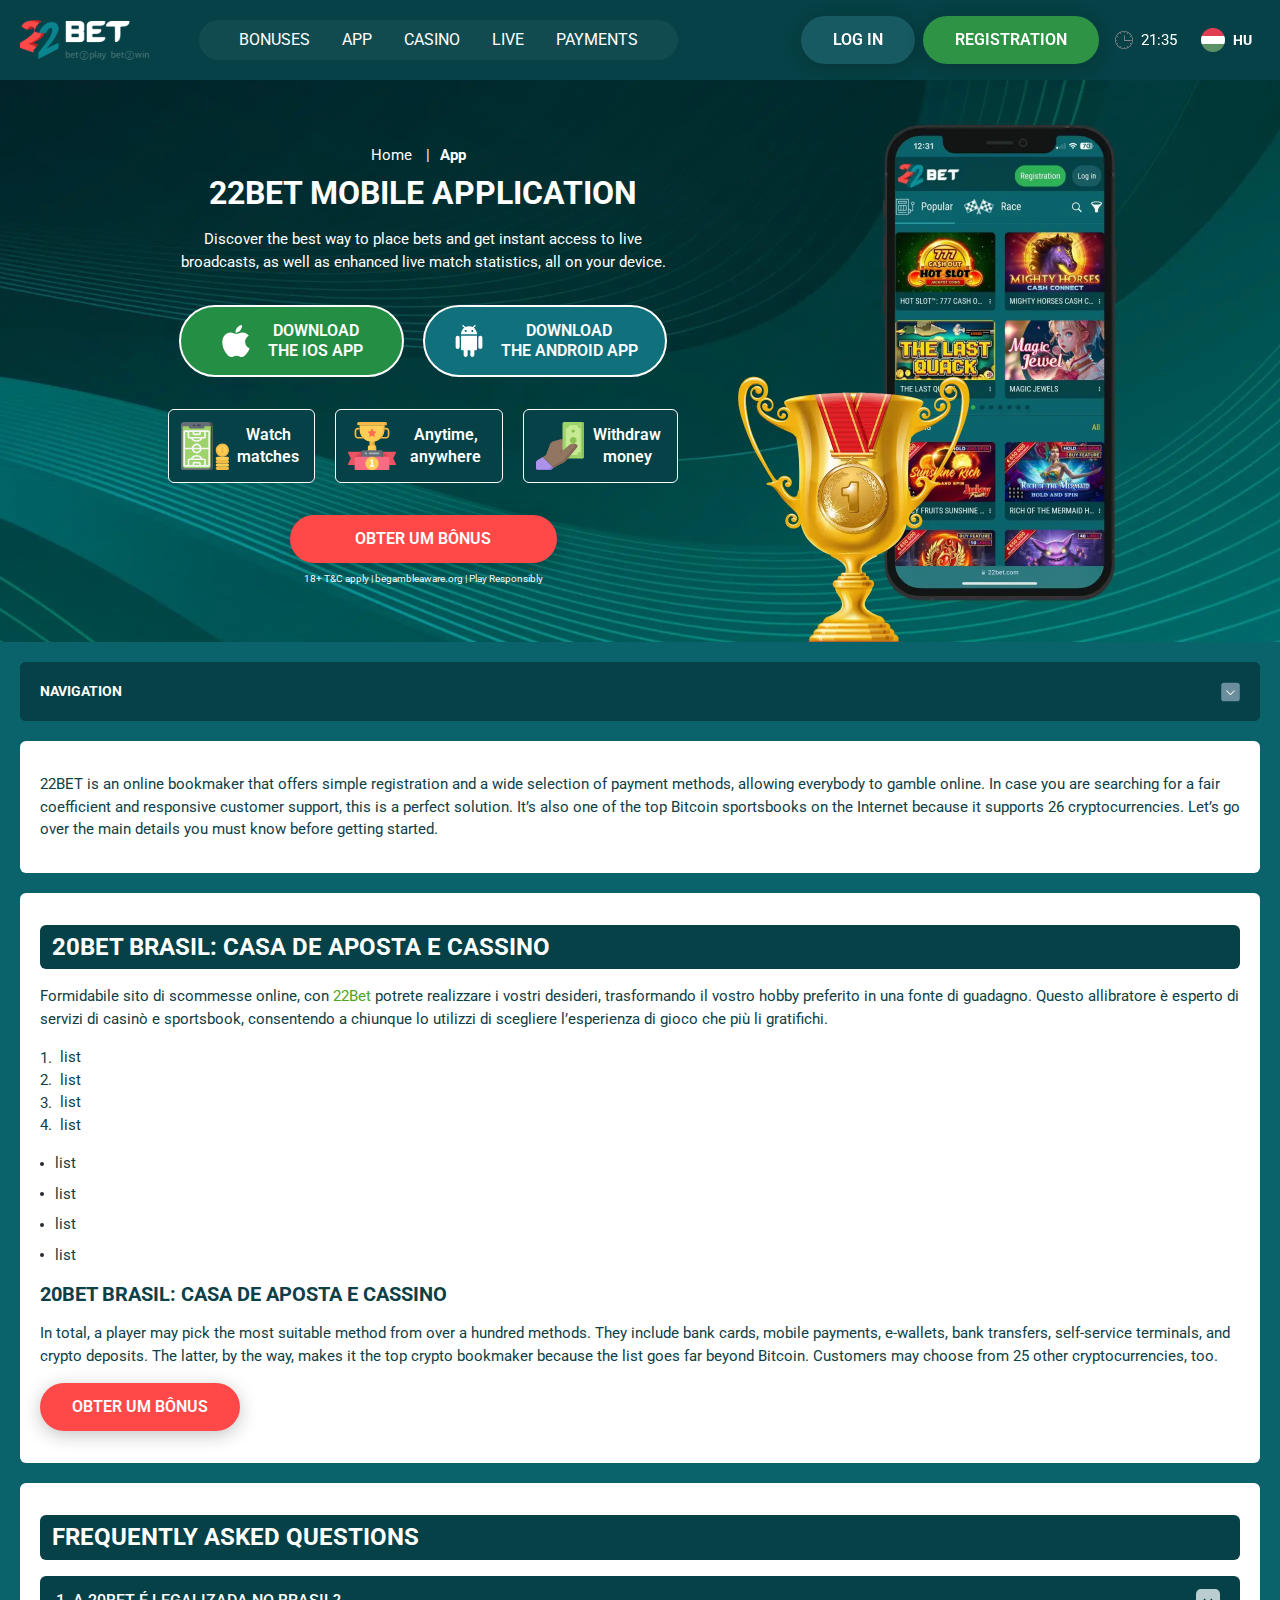
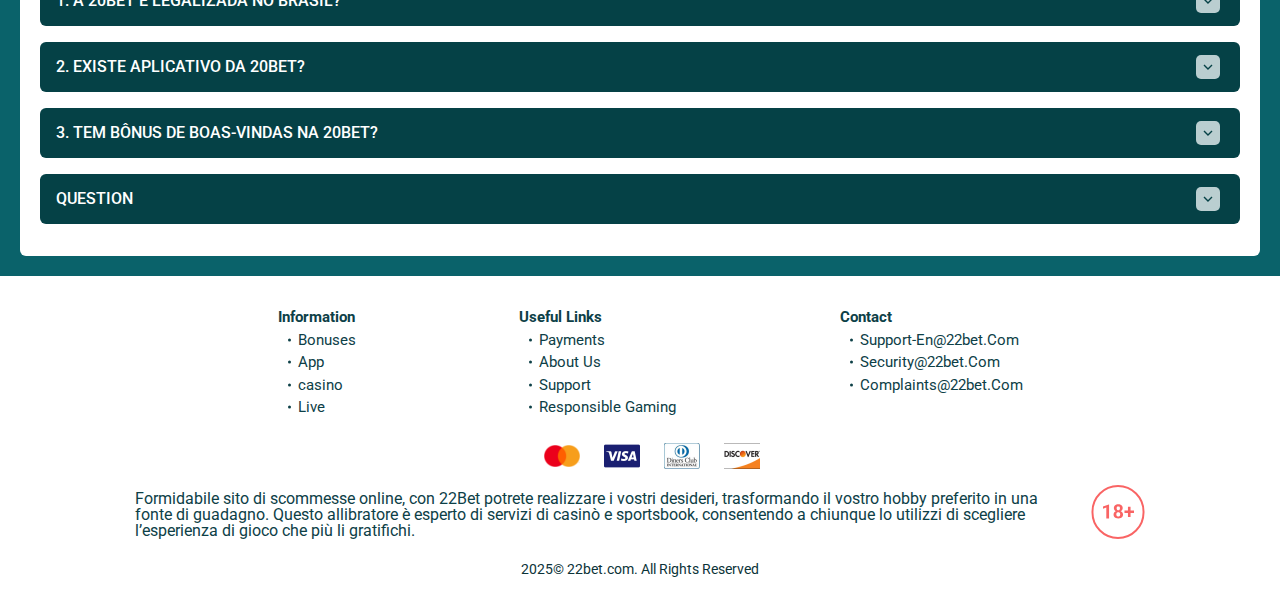
<file: app.html>
<!DOCTYPE html>
<html lang="hu">
  <head>
    <meta charset="UTF-8" />
   
    <meta name="viewport" content="width=device-width, initial-scale=1.0" />
    <title>20Bet Brasil: casa de aposta e cassino</title>
    <meta name="description" content />
    <meta property="og:site_name" content />
    <meta property="og:title" content />
    <meta property="og:type" content="website" />
    <meta property="og:url" content />
    <meta property="og:image" content />
    <meta property="og:image:alt" content />
    <meta property="og:locale" content="hu" />
    <meta property="og:description" content />
    <link rel="preconnect" href="https://fonts.googleapis.com" />
    <link rel="preconnect" href="https://fonts.gstatic.com" crossorigin />
    <link
      href="https://fonts.googleapis.com/css2?family=Poppins&family=Roboto:wght@400;500;700&display=swap"
      rel="stylesheet"
    />
    <link rel="stylesheet" href="./css/reset.css" />
    <link rel="stylesheet" href="./css/main.css" />
    <link rel="stylesheet" href="./css/media.css"/>
    <link rel="icon" href="./images/Group.png" type="image/x-icon"/>
    <script
    src="https://code.jquery.com/jquery-3.6.1.min.js"
    integrity="sha256-o88AwQnZB+VDvE9tvIXrMQaPlFFSUTR+nldQm1LuPXQ="
    crossorigin="anonymous"
  ></script>
  </head>
  <body>
    <header class="header">
      <section class="content header__content ">
        <a href="./index.html" class="logo header__logo"
          ><img src="./images/logo.svg" alt="logo" title
        /></a>
        <button class="header__btn-menu" >
          <svg width="16px" height="16px" viewBox="0 0 16 16" xmlns="http://www.w3.org/2000/svg">
              <rect y="0" width="16" height="3" rx="1.5"></rect>
              <rect y="6.5" width="16" height="3" rx="1.5"></rect>
              <rect y="13" width="16" height="3" rx="1.5"></rect>
            </svg>
        </button>

          <nav class="menu header__menu">
       <ul class="header__menu-list">
                
              <li>
                <a href="./bonus.html">
                 Bonuses
                </a>
              </li>
              
              <li>
                <a href="./app.html">
                 App
                </a>
              </li>
               <li>
                <a href="./casino.html">
                casino
                </a>
              </li> <li>
                <a href="./live.html">
                 live
                </a>
              </li> 
               </li> <li>
                <a href="./payments.html">
                 Payments
                </a>
              </li> 
             
             
            </ul>
            <div class="header__button header__button-menu " >
              <a href="#" class="button  button__login-menu">log in</a>
              <a href="#" class="button button__menu">registration</a>
            </div>
          </nav>
        
         
         
            <a href="#" class="button button__login">log in</a>
            <a href="#" class="button button__singup">registration</a>
            <div id="clock" class="header__time">00:00</div>
             <div class="header__language">
                <div class="header__flag-wrap">
                  <a class="header__country" href="#">
                    <span><img src="./images/flag.png" alt=" Flag" title /></span>
                    <span>hu</span>
                  </a>
                </div>
                 <!-- <div class="header__flag-menu">
                  <ul>
                    
                    <li>
                      <a href="#" class="header__flag-link">
                        <span>
                          <img src="./images/flag.png" alt="flag" title />
                        </span>
                        <span>en</span>
                      </a>
                    </li>
                    <li>
                      <a href="#" class="header__flag-link">
                        <span>
                          <img src="./images/flag-bd.png" alt="flag" title />
                        </span>
                        <span>bd</span>
                      </a>
                    </li>
                    
                   
                  </ul>
                </div> -->
              </div>
      </section>
    </header>
     <main class="main home main-page">
        <section class=" hero hero__page  hero__page-app">
           
            <div class="background background-page">
              <img src="./images/app/bg-app.webp" alt="hero" title />
              
            </div>
            <div class="hero__wrapper hero__wrapper-page">
              <div class="hero__data hero__data-bonus hero__data-page">
                <ul
                class="breadcrumbs breadcrumbs-page "
               
              >
                <li
                 
                >
                  <a href="#" >
                    <span >Home</span></a
                  >
                 
                </li>
                <li
                  
                >
                  <a href="#"> <span >App</span></a>
                  
                </li>
              </ul>
                <h1 class="title general hero__title hero__title-page">
                  22bet mobile application
                </h1>
                <p>Discover the best way to place bets and get instant access to live broadcasts, as well as enhanced live match statistics, all on your device.</p>
                <div class="button__wrap-app">
                  <a href="#" class="banner__btn banner__btn-app">
                    <img src="./images/app/apple.svg" alt="icon" title>
                  Download </br>
                  the IOS app
                  </a>
                  <a href="#" class="banner__btn banner__btn-android"
                    ><img src="./images/app/android.svg" alt="icon" title>Download </br> the Android app</a
                  >
                </div>
                <ul class="hero__list">
                   <li><img src="./images/app/app-icon1.svg" alt="icon" title>Watch matches</li>
                  <li><img src="./images/app/app-icon2.svg" alt="icon" title>Anytime, anywhere</li>
                  <li><img src="./images/app/app-icon3.svg" alt="icon" title>Withdraw money</li>
                   
                  
                </ul>
                <a href="#" class="button  hero__button hero__button-page">Obter um Bônus</a>
                <span class="hero__span hero__span-page">18+ T&C apply | begambleaware.org | Play Responsibly</span>
              </div>
             
            </div>
          </section>
      <section class="main__wrap main__wrap-page">
        <aside class="sidebar sidebar-left ">
                <div class="sidebar-left__review">
                  <div class="menu__review-desk sidebar__desk">navigation</div>
                  <ul class="menu__review sidebar__list">
                    <li><a href="#">Review of 20Bet</a></li>
                    <li><a href="#">Registration</a></li>
                    <li><a href="#">20Bet Betting </a></li>
                    <li><a href="#">Layouts and navigation</a></li>
                    <li><a href="#">Sports betting</a></li>
                    <li><a href="#">Live betting</a></li>
                    <li><a href="#">Live stream</a></li>
                    <li><a href="#">Cash out</a></li>
                    
                  </ul>
                </div>
             
        </aside>
       <section class="content__wrapper content__wrapper-page">

       
         
          <section class="content menu-review__content">
              

            
                <div class="menu__review-desk menu__review-content">navigation</div>
                <ul class="menu__review menu__review-list">
                    <li><a href="#">Review of 20Bet</a></li>
                    <li><a href="#">Registration</a></li>
                    <li><a href="#">20Bet Betting </a></li>
                    <li><a href="#">Layouts and navigation</a></li>
                    <li><a href="#">Sports betting</a></li>
                    <li><a href="#">Live betting</a></li>
                    <li><a href="#">Live stream</a></li>
                    <li><a href="#">Cash out</a></li>
                </ul>
             
          
          </section>
          <section class="content article">  
            <p>
              22BET is an online bookmaker that offers simple registration and a wide selection of payment methods, allowing everybody to gamble online. In case you are searching for a fair coefficient and responsive customer support, this is a perfect solution. It’s also one of the top Bitcoin sportsbooks on the Internet because it supports 26 cryptocurrencies. Let’s go over the main details you must know before getting started.
            </p>
          </section>
        
          <section class="content article">
            <h2 class="title high article__title">20Bet Brasil: Casa de Aposta e Cassino</h2>
             <p>
             Formidabile sito di scommesse online, con <a href="#">22Bet</a> potrete realizzare i vostri desideri, trasformando il vostro hobby preferito in una fonte di guadagno. Questo allibratore è esperto di servizi di casinò e sportsbook, consentendo a chiunque lo utilizzi di scegliere l’esperienza di gioco che più li gratifichi.
            </p>
            <ol >
              <li>list</li>
              <li>list</li>
              <li>list</li>
              <li>list</li>
              
            </ol>
            <ul >
              <li>list</li>
              <li>list</li>
              <li>list</li>
              <li>list</li>
              
            </ul>
            <h3>20Bet Brasil: Casa de Aposta e Cassino</h3>
            
              <p>
                In total, a player may pick the most suitable method from over a hundred methods. They include bank cards, mobile payments, e-wallets, bank transfers, self-service terminals, and crypto deposits. The latter, by the way, makes it the top crypto bookmaker because the list goes far beyond Bitcoin. Customers may choose from 25 other cryptocurrencies, too.

              </p>
            <a href="#" class="button article__button">Obter um Bônus</a>
          </section>
         <section class="content faq">
            <h2 class="title high faq__title">Frequently Asked Questions</h2>
            <ul class="faq__list " >
              <li class="faq__item"  >
                <h3 class="title medium faq__subtitle js-button-expander"  >1. A 20Bet é legalizada no Brasil?
                 </h3>
                <div  class="faq__answer js-expand-content" >
                  <p  >
                    Sim, a casa de apostas tem licença emitida por Curaçao, que é reconhecida no Brasil e a permite atuar por aqui.
                  </p>
                </div>
              </li>
              <li class="faq__item"  >
                <h3 class="title medium faq__subtitle js-button-expander"  >2. Existe aplicativo da 20Bet?</h3>
                <div class="faq__answer js-expand-content" >
                  <p  >
                    Sim, disponível para sistemas operacionais iOS e Android.
                  </p>
                </div>
              </li> 
              <li class="faq__item" >
                <h3 class="title medium faq__subtitle js-button-expander" >3. Tem bônus de boas-vindas na 20Bet?</h3>
                <div class="faq__answer js-expand-content">
                  <p >
                    O pacote especial para novos usuários da 20Bet paga 100% sobre o primeiro depósito, com limite de 600 BRL. 
                  </p>
                </div>
              </li> 
              <li class="faq__item"  >
                <h3 class="title medium faq__subtitle js-button-expander" >Question</h3>
                <div class="faq__answer js-expand-content" >
                  <p >
                    Sim, a casa de apostas tem licença emitida por Curaçao, que é reconhecida no Brasil e a permite atuar por aqui.
                  </p>
                </div>
              </li> 
            </ul>
          </section>
          
        </section> 
        
       
        
      </section>
    </main> 
        <footer class=" footer ">
      <section class="content footer__content">
        <ul class="footer__menu">
          <li>
            <div>Information</div>
            <ul class="footer__info">
              <li><a href="./bonus.html">Bonuses</a></li>
              <li><a href="./app.html">App</a></li>
               <li><a href="./casino.html">casino</a></li>
                <li><a href="./live.html">Live</a></li>
            </ul>
          </li>
          <li>
            <div>Useful Links</div>
            <ul class="footer__info">
              <li><a href="./payments.html">Payments</a></li>
               <li><a href="./about-us.html">About Us</a></li>
                <li><a href="./support.html">Support</a></li>
              <li><a href="./responsible.html">Responsible Gaming</a></li>
              
            </ul>
          </li>
          <li>
            <div>Contact</div>
            <ul class="footer__info">
              <li><a href="mailto:Support-En@22bet.Com">Support-En@22bet.Com</a></li>
              <li><a href="mailto:Security@22bet.Com">Security@22bet.Com</a></li>
              <li><a href="mailto:Complaints@22bet.Com">Complaints@22bet.Com</a></li>
            </ul>
          </li>
        </ul>
       
          <ul class="footer__cards-list">
            <li>
                <a href="#"
                  ><img
                    src="./images/mastercard.png"
                    alt="mastercard"
                    title
                /></a>
              </li>
            <li>
              <a href="#"
                ><img src="./images/visa.png" alt="cardvisa" title
              /></a>
            </li>
            <li>
                <a href="#"
                  ><img src="./images/diners.png" alt="diners" title
                /></a>
              </li>
              <li>
                <a href="#"
                  ><img src="./images/discover.png" alt="discover" title
                /></a>
              </li>
            
          </ul>
       
        <div class="footer__wrapp">
          <div class="footer__text">
            <p>
                Formidabile sito di scommesse online, con 22Bet potrete realizzare i vostri desideri, trasformando il vostro hobby preferito in una fonte di guadagno. Questo allibratore è esperto di servizi di casinò e sportsbook, consentendo a chiunque lo utilizzi di scegliere l’esperienza di gioco che più li gratifichi.
            </p>
            
           
          </div>
          <div class="footer__age">
            <img src="./images/age.svg" alt="age" title />
          </div>
        </div>
        <p class="footer__copy">2025&copy; 22bet.com. All Rights Reserved</p>
      </section>
    </footer>
    
    <script src="./js/sidebar.js" defer></script>
    <script src="./js/expander.js" defer></script>
    <script src="./js/mobile-menu.js" defer></script>
    <script src="./js/clock.js" defer></script>
    <!-- <script src="./js/flag.js" defer></script>
    -->
  </body>
</html>
</file>
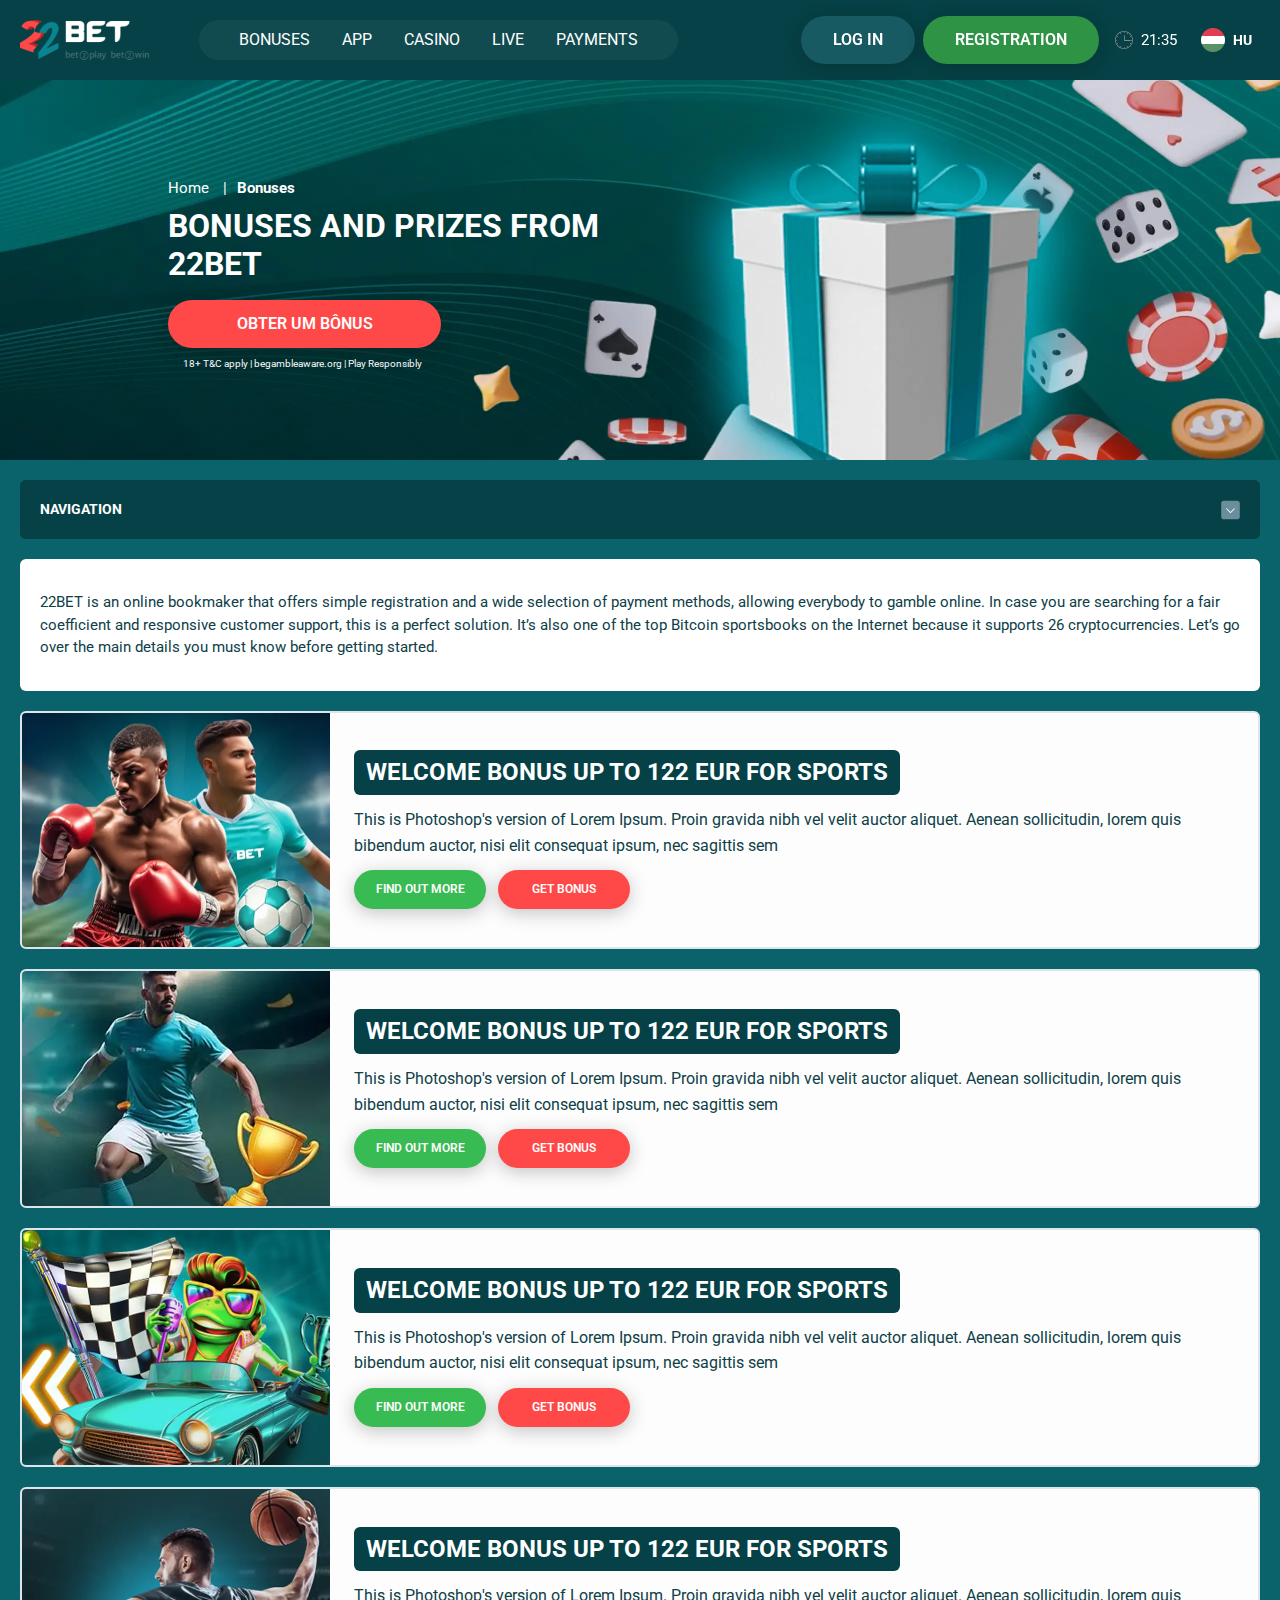
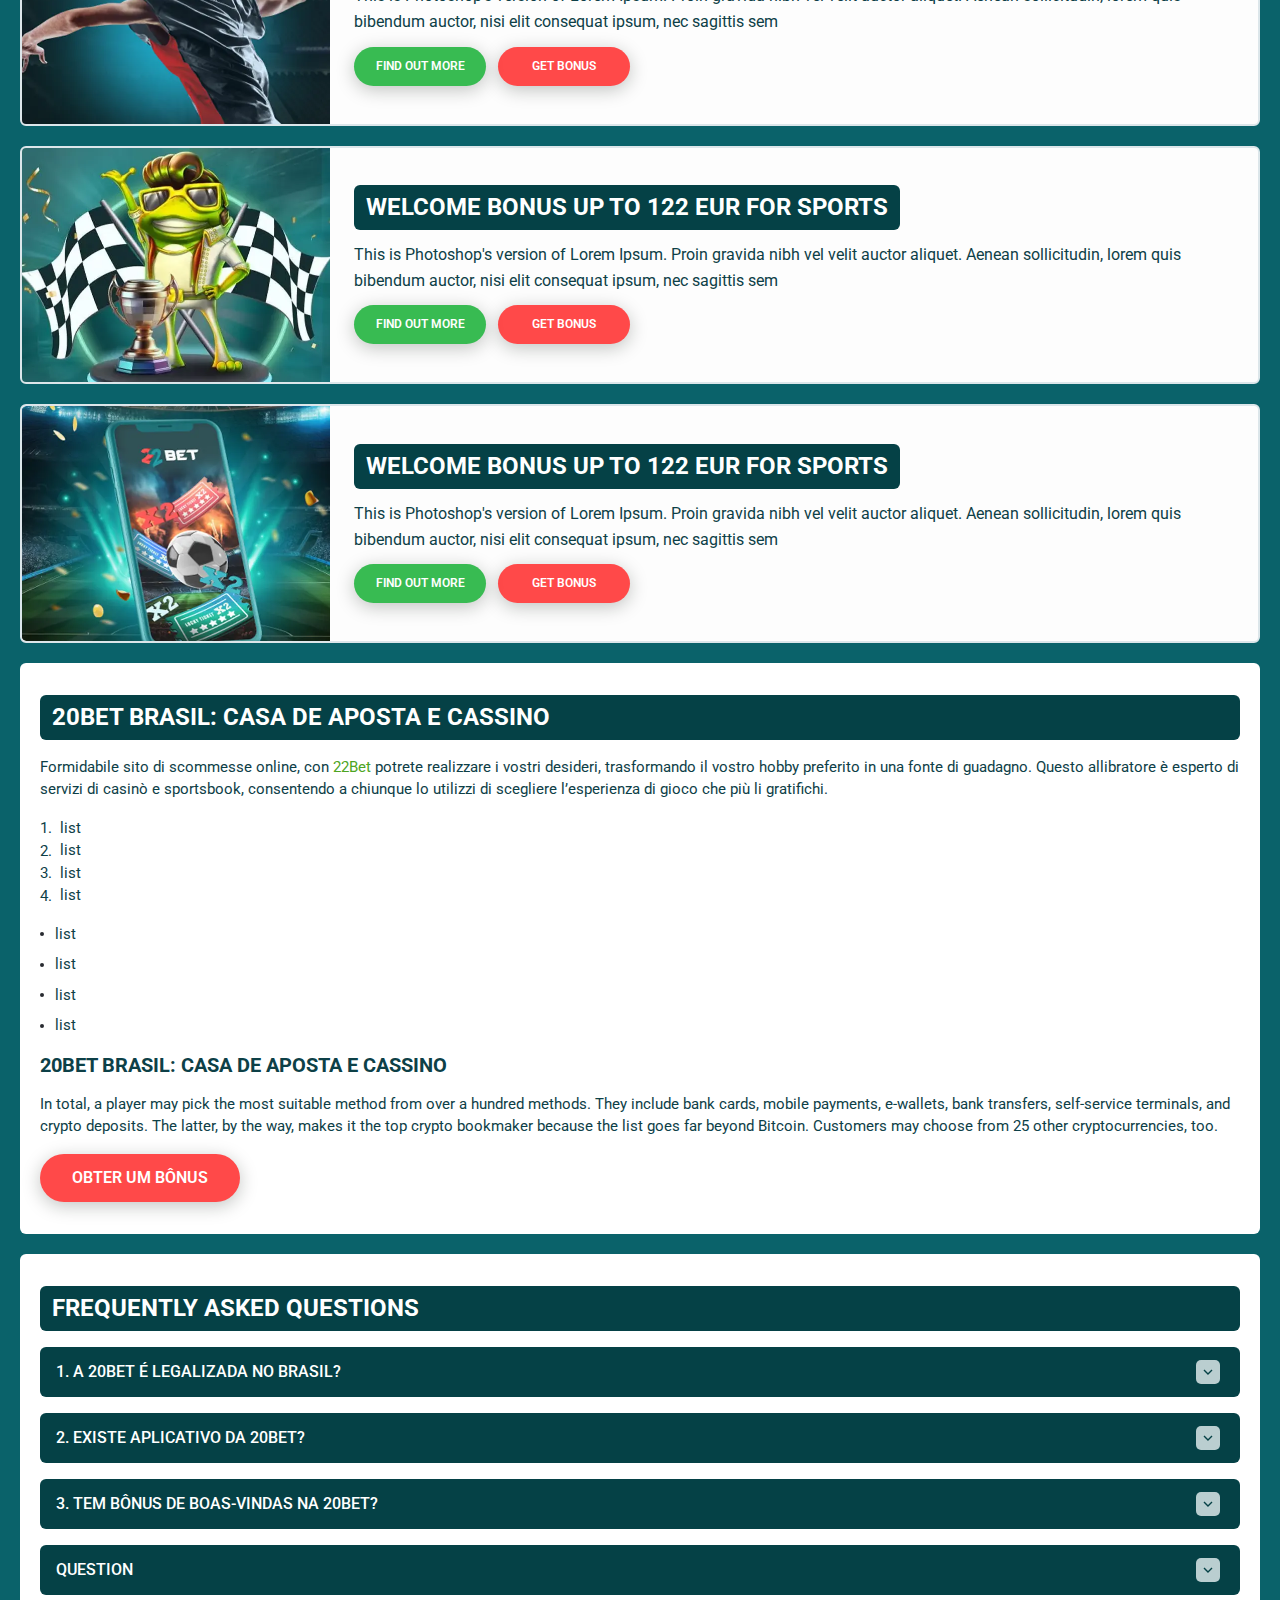
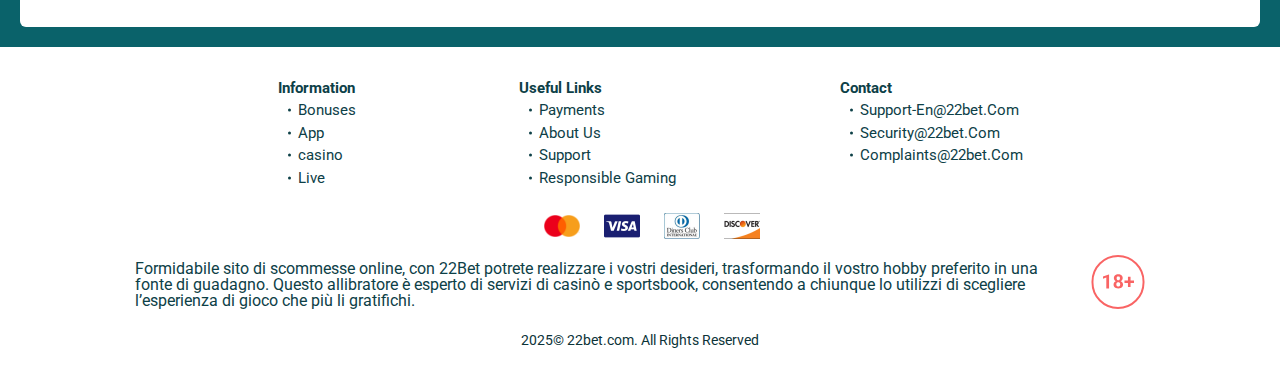
<file: bonus.html>
<!DOCTYPE html>
<html lang="hu">
  <head>
    <meta charset="UTF-8" />

    <meta name="viewport" content="width=device-width, initial-scale=1.0" />
    <title>20Bet Brasil: casa de aposta e cassino</title>
    <meta name="description" content />
    <meta property="og:site_name" content />
    <meta property="og:title" content />
    <meta property="og:type" content="website" />
    <meta property="og:url" content />
    <meta property="og:image" content />
    <meta property="og:image:alt" content />
    <meta property="og:locale" content="hu" />
    <meta property="og:description" content />
    <link rel="preconnect" href="https://fonts.googleapis.com" />
    <link rel="preconnect" href="https://fonts.gstatic.com" crossorigin />
    <link
      href="https://fonts.googleapis.com/css2?family=Poppins&family=Roboto:wght@400;500;700&display=swap"
      rel="stylesheet"
    />
    <link rel="stylesheet" href="./css/reset.css" />
    <link rel="stylesheet" href="./css/main.css" />
    <link rel="stylesheet" href="./css/media.css" />
    <link rel="icon" href="./images/Group.png" type="image/x-icon" />
    <script
      src="https://code.jquery.com/jquery-3.6.1.min.js"
      integrity="sha256-o88AwQnZB+VDvE9tvIXrMQaPlFFSUTR+nldQm1LuPXQ="
      crossorigin="anonymous"
    ></script>
  </head>
  <body>
    <header class="header">
      <section class="content header__content">
        <a href="./index.html" class="logo header__logo"
          ><img src="./images/logo.svg" alt="logo" title
        /></a>
        <button class="header__btn-menu">
          <svg
            width="16px"
            height="16px"
            viewBox="0 0 16 16"
            xmlns="http://www.w3.org/2000/svg"
          >
            <rect y="0" width="16" height="3" rx="1.5"></rect>
            <rect y="6.5" width="16" height="3" rx="1.5"></rect>
            <rect y="13" width="16" height="3" rx="1.5"></rect>
          </svg>
        </button>

        <nav class="menu header__menu">
           <ul class="header__menu-list">
                
              <li>
                <a href="./bonus.html">
                 Bonuses
                </a>
              </li>
              
              <li>
                <a href="./app.html">
                 App
                </a>
              </li>
               <li>
                <a href="./casino.html">
                casino
                </a>
              </li> <li>
                <a href="./live.html">
                 live
                </a>
              </li> 
               </li> <li>
                <a href="./payments.html">
                 Payments
                </a>
              </li> 
             
             
            </ul>
          <div class="header__button header__button-menu">
            <a href="#" class="button button__login-menu">log in</a>
            <a href="#" class="button button__menu">registration</a>
          </div>
        </nav>

        <a href="#" class="button button__login">log in</a>
        <a href="#" class="button button__singup">registration</a>
        <div id="clock" class="header__time">00:00</div>
           <div class="header__language">
                <div class="header__flag-wrap">
                  <a class="header__country" href="#">
                    <span><img src="./images/flag.png" alt=" Flag" title /></span>
                    <span>hu</span>
                  </a>
                </div>
                 <!-- <div class="header__flag-menu">
                  <ul>
                    
                    <li>
                      <a href="#" class="header__flag-link">
                        <span>
                          <img src="./images/flag.png" alt="flag" title />
                        </span>
                        <span>en</span>
                      </a>
                    </li>
                    <li>
                      <a href="#" class="header__flag-link">
                        <span>
                          <img src="./images/flag-bd.png" alt="flag" title />
                        </span>
                        <span>bd</span>
                      </a>
                    </li>
                    
                   
                  </ul>
                </div> -->
              </div>
      </section>
    </header>
    <main class="main home main-page">
      <section class="hero hero__page">
        <div class="background background-page">
          <img src="./images/bonus/bg-bonus.webp" alt="hero" title />
        </div>
        <div class="hero__wrapper hero__wrapper-page">
          <div class="hero__data hero__data-bonus">
            <ul
              class="breadcrumbs"
             
            >
              <li
                
              >
                <a href="#" >
                  <span >Home</span></a
                >
                
              </li>
              <li
               
              >
                <a href="#" >
                  <span >Bonuses</span></a
                >
                
              </li>
            </ul>
            <h1 class="title general hero__title">BONUSES AND PRIZES FROM 22BET 
            </h1>

            <a href="#" class="button hero__button hero__button-bonus"
              >Obter um Bônus</a
            >
            <span class="hero__span"
              >18+ T&C apply | begambleaware.org | Play Responsibly</span
            >
          </div>
        </div>
      </section>
      <section class="main__wrap main__wrap-page">
        <aside class="sidebar sidebar-left">
          <div class="sidebar-left__review">
            <div class="menu__review-desk sidebar__desk">Navigation
</div>
            <ul class="menu__review sidebar__list">
              <li><a href="#">Review of 20Bet</a></li>
              <li><a href="#">Registration</a></li>
              <li><a href="#">20Bet Betting </a></li>
              <li><a href="#">Layouts and navigation</a></li>
              <li><a href="#">Sports betting</a></li>
              <li><a href="#">Live betting</a></li>
              <li><a href="#">Live stream</a></li>
              <li><a href="#">Cash out</a></li>
            </ul>
          </div>
        </aside>
        <section class="content__wrapper content__wrapper-page">
          <section class="content menu-review__content">
            <div class="menu__review-desk menu__review-content">
              Navigation

            </div>
            <ul class="menu__review menu__review-list">
              <li><a href="#">Review of 20Bet</a></li>
              <li><a href="#">Registration</a></li>
              <li><a href="#">20Bet Betting </a></li>
              <li><a href="#">Layouts and navigation</a></li>
              <li><a href="#">Sports betting</a></li>
              <li><a href="#">Live betting</a></li>
              <li><a href="#">Live stream</a></li>
              <li><a href="#">Cash out</a></li>
            </ul>
          </section>
          <section class="content article">
            <p>
              22BET is an online bookmaker that offers simple registration and a
              wide selection of payment methods, allowing everybody to gamble
              online. In case you are searching for a fair coefficient and
              responsive customer support, this is a perfect solution. It’s also
              one of the top Bitcoin sportsbooks on the Internet because it
              supports 26 cryptocurrencies. Let’s go over the main details you
              must know before getting started.
            </p>
          </section>
          <section class="content bonuses">
            <ul class="bonuses__list">
              <li class="bonuses__item">
                <div class="bonuses__img">
                  <img src="./images/bonus/banner-bonus1.webp" alt="" title="" />
                </div>
                <div class="bonuses__desc">
                  <h2 class="title high bonuses__title">
                   WELCOME BONUS UP TO 122 EUR FOR SPORTS
                  </h2>
                  <p>
                    This is Photoshop's version of Lorem Ipsum. Proin gravida nibh vel velit auctor aliquet. Aenean sollicitudin, lorem quis bibendum auctor, nisi elit consequat ipsum, nec sagittis sem 
                  </p>
                  <div class="bonuses__buttons">
                    <a href="#" class="button bonuses__button">Get Bonus</a>
                    <a href="#" class="button bonuses__button">Find out more</a>
                    
                  </div>
                </div>
              </li>
              <li class="bonuses__item">
                <div class="bonuses__img">
                  <img src="./images/bonus/banner-bonus2.webp" alt="" title="" />
                </div>
                <div class="bonuses__desc">
                  <h2 class="title high bonuses__title">
                   WELCOME BONUS UP TO 122 EUR FOR SPORTS 
                  </h2>
                  <p>
                   This is Photoshop's version of Lorem Ipsum. Proin gravida nibh vel velit auctor aliquet. Aenean sollicitudin, lorem quis bibendum auctor, nisi elit consequat ipsum, nec sagittis sem 
                  </p>
                  <div class="bonuses__buttons">
                    <a href="#" class="button bonuses__button">Get Bonus</a>
                    <a href="#" class="button bonuses__button">Find out more</a>
                  
                  </div>
                </div>
              </li>
              <li class="bonuses__item">
                <div class="bonuses__img">
                  <img src="./images/bonus/banner-bonus3.webp" alt="" title="" />
                </div>
                <div class="bonuses__desc">
                  <h2 class="title high bonuses__title">
                   WELCOME BONUS UP TO 122 EUR FOR SPORTS
                  </h2>
                  <p>
                   This is Photoshop's version of Lorem Ipsum. Proin gravida nibh vel velit auctor aliquet. Aenean sollicitudin, lorem quis bibendum auctor, nisi elit consequat ipsum, nec sagittis sem 
                  </p>
                  <div class="bonuses__buttons">
                    <a href="#" class="button bonuses__button">Get Bonus</a>
                    <a href="#" class="button bonuses__button">Find out more</a>
                    
                  </div>
                </div>
              </li>
              <li class="bonuses__item">
                <div class="bonuses__img">
                  <img src="./images/bonus/banner-bonus4.webp" alt="" title="" />
                </div>
                <div class="bonuses__desc">
                  <h2 class="title high bonuses__title">
                   WELCOME BONUS UP TO 122 EUR FOR SPORTS
                  </h2>
                  <p>
                   This is Photoshop's version of Lorem Ipsum. Proin gravida nibh vel velit auctor aliquet. Aenean sollicitudin, lorem quis bibendum auctor, nisi elit consequat ipsum, nec sagittis sem 
                  </p>
                  <div class="bonuses__buttons">
                    <a href="#" class="button bonuses__button">Get Bonus</a>
                    <a href="#" class="button bonuses__button">Find out more</a>
                    
                  </div>
                </div>
              </li>
                 <li class="bonuses__item">
                <div class="bonuses__img">
                  <img src="./images/bonus/banner-bonus5.webp" alt="" title="" />
                </div>
                <div class="bonuses__desc">
                  <h2 class="title high bonuses__title">
                   WELCOME BONUS UP TO 122 EUR FOR SPORTS
                  </h2>
                  <p>
                   This is Photoshop's version of Lorem Ipsum. Proin gravida nibh vel velit auctor aliquet. Aenean sollicitudin, lorem quis bibendum auctor, nisi elit consequat ipsum, nec sagittis sem 
                  </p>
                  <div class="bonuses__buttons">
                    <a href="#" class="button bonuses__button">Get Bonus</a>
                    <a href="#" class="button bonuses__button">Find out more</a>
                    
                  </div>
                </div>
              </li>
                 <li class="bonuses__item">
                <div class="bonuses__img">
                  <img src="./images/bonus/banner-bonus6.webp" alt="" title="" />
                </div>
                <div class="bonuses__desc">
                  <h2 class="title high bonuses__title">
                   WELCOME BONUS UP TO 122 EUR FOR SPORTS
                  </h2>
                  <p>
                   This is Photoshop's version of Lorem Ipsum. Proin gravida nibh vel velit auctor aliquet. Aenean sollicitudin, lorem quis bibendum auctor, nisi elit consequat ipsum, nec sagittis sem 
                  </p>
                  <div class="bonuses__buttons">
                    <a href="#" class="button bonuses__button">Get Bonus</a>
                    <a href="#" class="button bonuses__button">Find out more</a>
                    
                  </div>
                </div>
              </li>
             
            </ul>
          </section>
          <section class="content article">
            <h2 class="title high article__title">
              20Bet Brasil: Casa de Aposta e Cassino
            </h2>
            <p>
             Formidabile sito di scommesse online, con <a href="#">22Bet</a> potrete realizzare i vostri desideri, trasformando il vostro hobby preferito in una fonte di guadagno. Questo allibratore è esperto di servizi di casinò e sportsbook, consentendo a chiunque lo utilizzi di scegliere l’esperienza di gioco che più li gratifichi.
            </p>
             <ol >
              <li>list</li>
              <li>list</li>
              <li>list</li>
              <li>list</li>
              
            </ol>
            <ul >
              <li>list</li>
              <li>list</li>
              <li>list</li>
              <li>list</li>
              
            </ul>

            <h3>20Bet Brasil: Casa de Aposta e Cassino</h3>

            <p>
              In total, a player may pick the most suitable method from over a
              hundred methods. They include bank cards, mobile payments,
              e-wallets, bank transfers, self-service terminals, and crypto
              deposits. The latter, by the way, makes it the top crypto
              bookmaker because the list goes far beyond Bitcoin. Customers may
              choose from 25 other cryptocurrencies, too.
            </p>
            <a href="#" class="button article__button">Obter um Bônus</a>
          </section>
         <section class="content faq">
            <h2 class="title high faq__title">Frequently Asked Questions</h2>
            <ul class="faq__list " >
              <li class="faq__item"  >
                <h3 class="title medium faq__subtitle js-button-expander"  >1. A 20Bet é legalizada no Brasil?
                 </h3>
                <div  class="faq__answer js-expand-content" >
                  <p  >
                    Sim, a casa de apostas tem licença emitida por Curaçao, que é reconhecida no Brasil e a permite atuar por aqui.
                  </p>
                </div>
              </li>
              <li class="faq__item"  >
                <h3 class="title medium faq__subtitle js-button-expander"  >2. Existe aplicativo da 20Bet?</h3>
                <div class="faq__answer js-expand-content" >
                  <p  >
                    Sim, disponível para sistemas operacionais iOS e Android.
                  </p>
                </div>
              </li> 
              <li class="faq__item" >
                <h3 class="title medium faq__subtitle js-button-expander" >3. Tem bônus de boas-vindas na 20Bet?</h3>
                <div class="faq__answer js-expand-content">
                  <p >
                    O pacote especial para novos usuários da 20Bet paga 100% sobre o primeiro depósito, com limite de 600 BRL. 
                  </p>
                </div>
              </li> 
              <li class="faq__item"  >
                <h3 class="title medium faq__subtitle js-button-expander" >Question</h3>
                <div class="faq__answer js-expand-content" >
                  <p >
                    Sim, a casa de apostas tem licença emitida por Curaçao, que é reconhecida no Brasil e a permite atuar por aqui.
                  </p>
                </div>
              </li> 
            </ul>
          </section>
        </section>
      </section>
    </main>
    <footer class=" footer ">
      <section class="content footer__content">
        <ul class="footer__menu">
          <li>
            <div>Information</div>
            <ul class="footer__info">
              <li><a href="./bonus.html">Bonuses</a></li>
              <li><a href="./app.html">App</a></li>
               <li><a href="./casino.html">casino</a></li>
                <li><a href="./live.html">Live</a></li>
            </ul>
          </li>
          <li>
            <div>Useful Links</div>
            <ul class="footer__info">
              <li><a href="./payments.html">Payments</a></li>
               <li><a href="./about-us.html">About Us</a></li>
                <li><a href="./support.html">Support</a></li>
              <li><a href="./responsible.html">Responsible Gaming</a></li>
              
            </ul>
          </li>
          <li>
            <div>Contact</div>
            <ul class="footer__info">
              <li><a href="mailto:Support-En@22bet.Com">Support-En@22bet.Com</a></li>
              <li><a href="mailto:Security@22bet.Com">Security@22bet.Com</a></li>
              <li><a href="mailto:Complaints@22bet.Com">Complaints@22bet.Com</a></li>
            </ul>
          </li>
        </ul>
       
          <ul class="footer__cards-list">
            <li>
                <a href="#"
                  ><img
                    src="./images/mastercard.png"
                    alt="mastercard"
                    title
                /></a>
              </li>
            <li>
              <a href="#"
                ><img src="./images/visa.png" alt="cardvisa" title
              /></a>
            </li>
            <li>
                <a href="#"
                  ><img src="./images/diners.png" alt="diners" title
                /></a>
              </li>
              <li>
                <a href="#"
                  ><img src="./images/discover.png" alt="discover" title
                /></a>
              </li>
            
          </ul>
       
        <div class="footer__wrapp">
          <div class="footer__text">
            <p>
                Formidabile sito di scommesse online, con 22Bet potrete realizzare i vostri desideri, trasformando il vostro hobby preferito in una fonte di guadagno. Questo allibratore è esperto di servizi di casinò e sportsbook, consentendo a chiunque lo utilizzi di scegliere l’esperienza di gioco che più li gratifichi.
            </p>
            
           
          </div>
          <div class="footer__age">
            <img src="./images/age.svg" alt="age" title />
          </div>
        </div>
        <p class="footer__copy">2025&copy; 22bet.com. All Rights Reserved</p>
      </section>
    </footer>

    <script src="./js/sidebar.js" defer></script>
    <script src="./js/expander.js" defer></script>
    <script src="./js/mobile-menu.js" defer></script>
    <script src="./js/clock.js" defer></script>
    <!-- <script src="./js/flag.js" defer></script> -->
  </body>
</html>
</file>
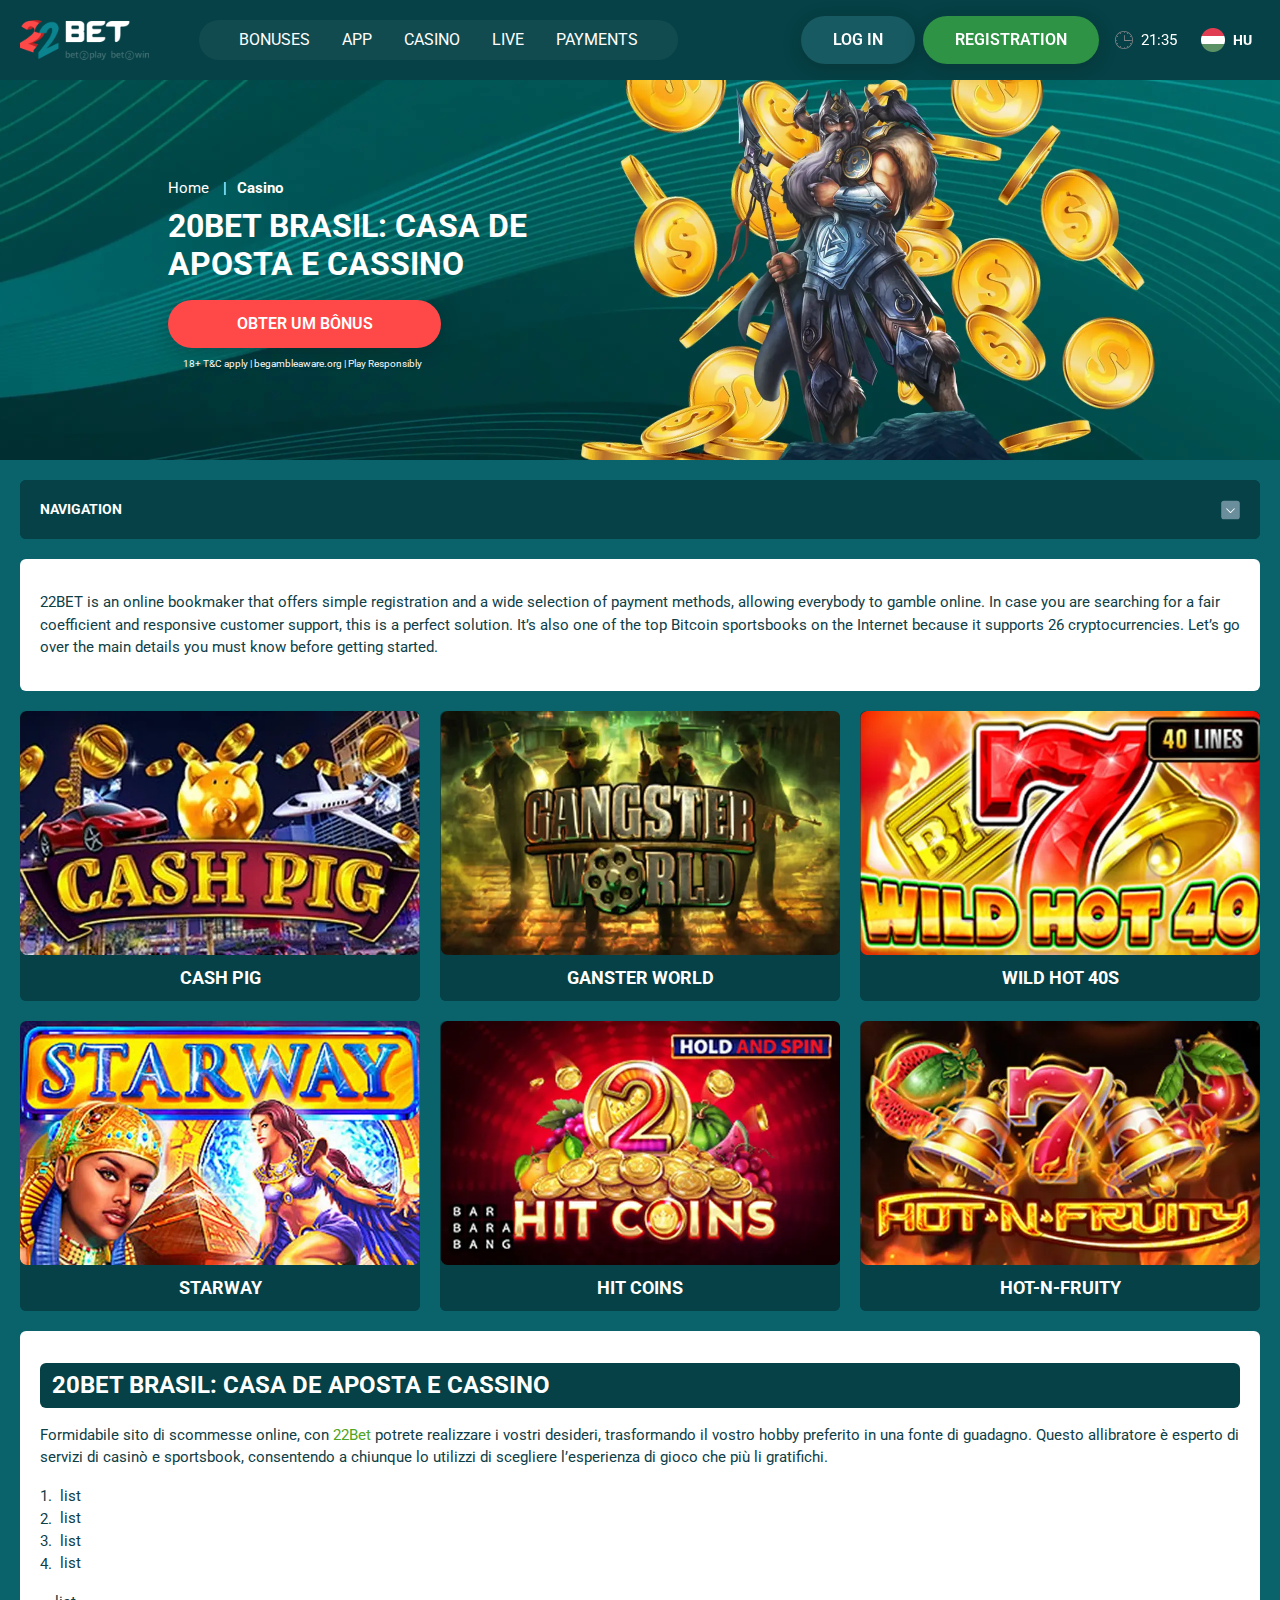
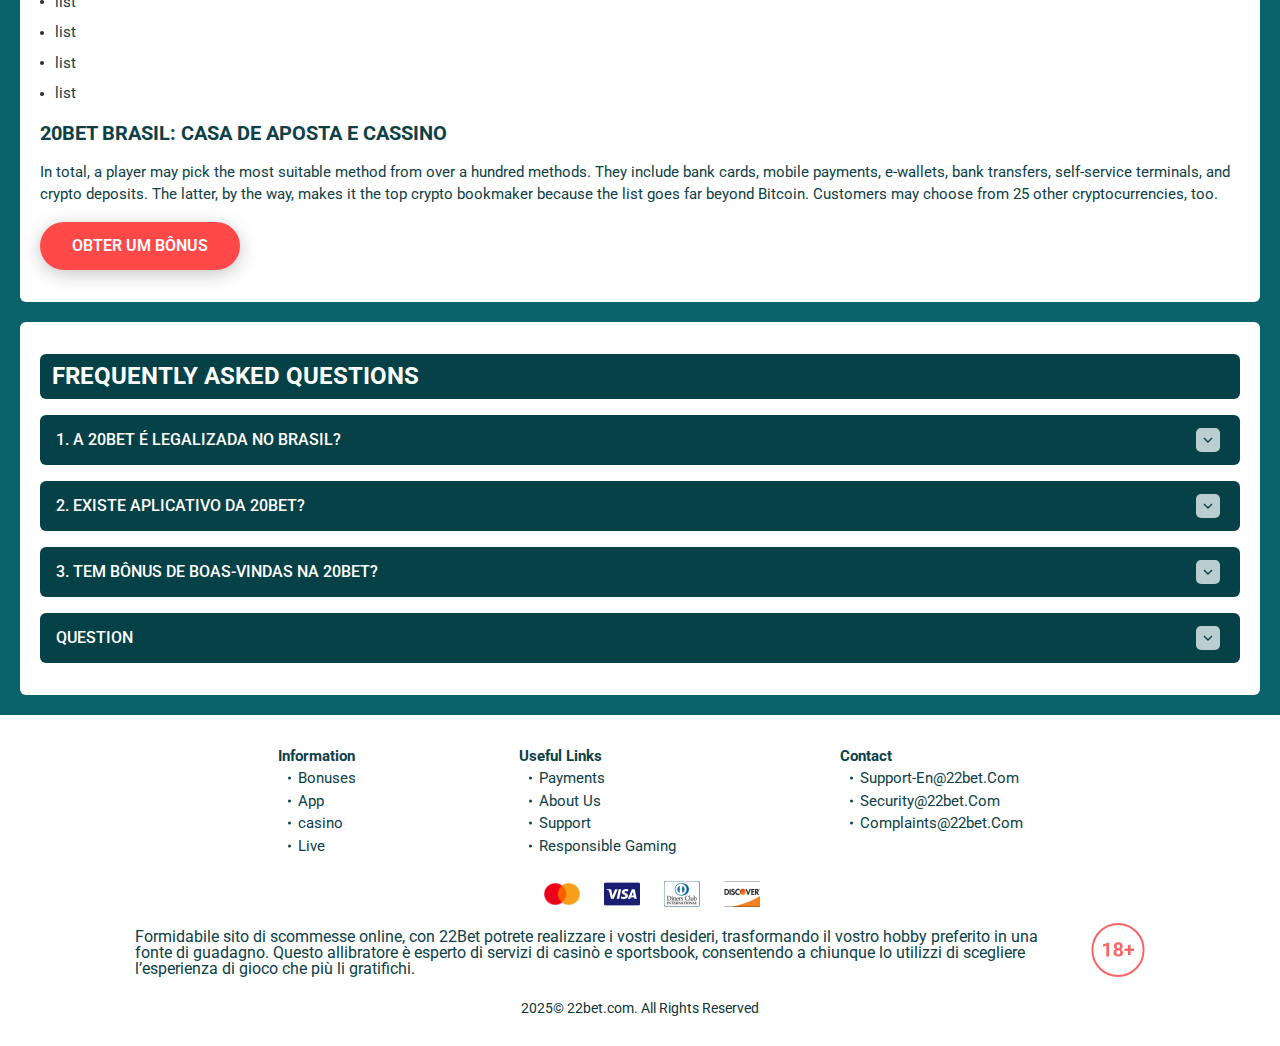
<file: casino.html>
<!DOCTYPE html>
<html lang="hu">
  <head>
    <meta charset="UTF-8" />

    <meta name="viewport" content="width=device-width, initial-scale=1.0" />
    <title>20Bet Brasil: casa de aposta e cassino</title>
    <meta name="description" content />
    <meta property="og:site_name" content />
    <meta property="og:title" content />
    <meta property="og:type" content="website" />
    <meta property="og:url" content />
    <meta property="og:image" content />
    <meta property="og:image:alt" content />
    <meta property="og:locale" content="hu" />
    <meta property="og:description" content />
    <link rel="preconnect" href="https://fonts.googleapis.com" />
    <link rel="preconnect" href="https://fonts.gstatic.com" crossorigin />
    <link
      href="https://fonts.googleapis.com/css2?family=Poppins&family=Roboto:wght@400;500;700&display=swap"
      rel="stylesheet"
    />
    <link rel="stylesheet" href="./css/reset.css" />
    <link rel="stylesheet" href="./css/main.css" />
    <link rel="stylesheet" href="./css/media.css" />
    <link rel="icon" href="./images/Group.png" type="image/x-icon" />
    <script
      src="https://code.jquery.com/jquery-3.6.1.min.js"
      integrity="sha256-o88AwQnZB+VDvE9tvIXrMQaPlFFSUTR+nldQm1LuPXQ="
      crossorigin="anonymous"
    ></script>
  </head>
  <body>
    <header class="header">
      <section class="content header__content">
        <a href="./index.html" class="logo header__logo"
          ><img src="./images/logo.svg" alt="logo" title
        /></a>
        <button class="header__btn-menu">
          <svg
            width="16px"
            height="16px"
            viewBox="0 0 16 16"
            xmlns="http://www.w3.org/2000/svg"
          >
            <rect y="0" width="16" height="3" rx="1.5"></rect>
            <rect y="6.5" width="16" height="3" rx="1.5"></rect>
            <rect y="13" width="16" height="3" rx="1.5"></rect>
          </svg>
        </button>

        <nav class="menu header__menu">
     <ul class="header__menu-list">
                
              <li>
                <a href="./bonus.html">
                 Bonuses
                </a>
              </li>
              
              <li>
                <a href="./app.html">
                 App
                </a>
              </li>
               <li>
                <a href="./casino.html">
                casino
                </a>
              </li> <li>
                <a href="./live.html">
                 live
                </a>
              </li> 
               </li> <li>
                <a href="./payments.html">
                 Payments
                </a>
              </li> 
             
             
            </ul>
          <div class="header__button header__button-menu">
            <a href="#" class="button button__login-menu">log in</a>
            <a href="#" class="button button__menu">registration</a>
          </div>
        </nav>

        <a href="#" class="button button__login">log in</a>
        <a href="#" class="button button__singup">registration</a>
        <div id="clock" class="header__time">00:00</div>
     <div class="header__language">
                <div class="header__flag-wrap">
                  <a class="header__country" href="#">
                    <span><img src="./images/flag.png" alt=" Flag" title /></span>
                    <span>hu</span>
                  </a>
                </div>
                 <!-- <div class="header__flag-menu">
                  <ul>
                    
                    <li>
                      <a href="#" class="header__flag-link">
                        <span>
                          <img src="./images/flag.png" alt="flag" title />
                        </span>
                        <span>en</span>
                      </a>
                    </li>
                    <li>
                      <a href="#" class="header__flag-link">
                        <span>
                          <img src="./images/flag-bd.png" alt="flag" title />
                        </span>
                        <span>bd</span>
                      </a>
                    </li>
                    
                   
                  </ul>
                </div> -->
              </div>
      </section>
    </header>
    <main class="main home main-page">
      <section class="hero hero__page">
        <div class="background background-page">
          <img src="./images/casino/bg-casino.webp" alt="hero" title />
        </div>
        <div class="hero__wrapper hero__wrapper-page">
          <div class="hero__data hero__data-bonus">
            <ul
              class="breadcrumbs"
             
            >
              <li
                
              >
                <a href="#" >
                  <span >Home</span></a
                >
                
              </li>
              <li
               
              >
                <a href="#" >
                  <span >Casino</span></a
                >
                
              </li>
            </ul>
            <h1 class="title general hero__title">20Bet Brasil: Casa de Aposta e Cassino
            </h1>

            <a href="#" class="button hero__button hero__button-bonus"
              >Obter um Bônus</a
            >
            <span class="hero__span"
              >18+ T&C apply | begambleaware.org | Play Responsibly</span
            >
          </div>
        </div>
      </section>
      <section class="main__wrap main__wrap-page">
        <aside class="sidebar sidebar-left">
          <div class="sidebar-left__review">
            <div class="menu__review-desk sidebar__desk">Navigation
</div>
            <ul class="menu__review sidebar__list">
              <li><a href="#">Review of 20Bet</a></li>
              <li><a href="#">Registration</a></li>
              <li><a href="#">20Bet Betting </a></li>
              <li><a href="#">Layouts and navigation</a></li>
              <li><a href="#">Sports betting</a></li>
              <li><a href="#">Live betting</a></li>
              <li><a href="#">Live stream</a></li>
              <li><a href="#">Cash out</a></li>
            </ul>
          </div>
        </aside>
        <section class="content__wrapper content__wrapper-page">
          <section class="content menu-review__content">
            <div class="menu__review-desk menu__review-content">
              Navigation

            </div>
            <ul class="menu__review menu__review-list">
              <li><a href="#">Review of 20Bet</a></li>
              <li><a href="#">Registration</a></li>
              <li><a href="#">20Bet Betting </a></li>
              <li><a href="#">Layouts and navigation</a></li>
              <li><a href="#">Sports betting</a></li>
              <li><a href="#">Live betting</a></li>
              <li><a href="#">Live stream</a></li>
              <li><a href="#">Cash out</a></li>
            </ul>
          </section>
          <section class="content article">
            <p>
              22BET is an online bookmaker that offers simple registration and a
              wide selection of payment methods, allowing everybody to gamble
              online. In case you are searching for a fair coefficient and
              responsive customer support, this is a perfect solution. It’s also
              one of the top Bitcoin sportsbooks on the Internet because it
              supports 26 cryptocurrencies. Let’s go over the main details you
              must know before getting started.
            </p>
          </section>
        <section class="content casino">
            <ul>
                <li><a href="#"><img src="./images/casino/casino-card1.webp" alt="card" title><h2>cash pig</h2></a></li>
                <li><a href="#"><img src="./images/casino/casino-card2.webp" alt="card" title><h2>ganster world</h2></a></li>
                <li><a href="#"><img src="./images/casino/casino-card3.webp" alt="card" title><h2>wild hot 40s</h2></a></li>
                <li><a href="#"><img src="./images/casino/casino-card4.webp" alt="card" title><h2>starway</h2></a></li>
                <li><a href="#"><img src="./images/casino/casino-card5.webp" alt="card" title><h2>hit coins</h2></a></li>
                <li><a href="#"><img src="./images/casino/casino-card6.webp" alt="card" title><h2>hot-n-fruity</h2></a></li>
            </ul>
        </section>
          <section class="content article">
            <h2 class="title high article__title">
              20Bet Brasil: Casa de Aposta e Cassino
            </h2>
            <p>
             Formidabile sito di scommesse online, con <a href="#">22Bet</a> potrete realizzare i vostri desideri, trasformando il vostro hobby preferito in una fonte di guadagno. Questo allibratore è esperto di servizi di casinò e sportsbook, consentendo a chiunque lo utilizzi di scegliere l’esperienza di gioco che più li gratifichi.
            </p>
             <ol >
              <li>list</li>
              <li>list</li>
              <li>list</li>
              <li>list</li>
              
            </ol>
            <ul >
              <li>list</li>
              <li>list</li>
              <li>list</li>
              <li>list</li>
              
            </ul>

            <h3>20Bet Brasil: Casa de Aposta e Cassino</h3>

            <p>
              In total, a player may pick the most suitable method from over a
              hundred methods. They include bank cards, mobile payments,
              e-wallets, bank transfers, self-service terminals, and crypto
              deposits. The latter, by the way, makes it the top crypto
              bookmaker because the list goes far beyond Bitcoin. Customers may
              choose from 25 other cryptocurrencies, too.
            </p>
            <a href="#" class="button article__button">Obter um Bônus</a>
          </section>
         <section class="content faq">
            <h2 class="title high faq__title">Frequently Asked Questions</h2>
            <ul class="faq__list " >
              <li class="faq__item"  >
                <h3 class="title medium faq__subtitle js-button-expander"  >1. A 20Bet é legalizada no Brasil?
                 </h3>
                <div  class="faq__answer js-expand-content" >
                  <p  >
                    Sim, a casa de apostas tem licença emitida por Curaçao, que é reconhecida no Brasil e a permite atuar por aqui.
                  </p>
                </div>
              </li>
              <li class="faq__item"  >
                <h3 class="title medium faq__subtitle js-button-expander"  >2. Existe aplicativo da 20Bet?</h3>
                <div class="faq__answer js-expand-content" >
                  <p  >
                    Sim, disponível para sistemas operacionais iOS e Android.
                  </p>
                </div>
              </li> 
              <li class="faq__item" >
                <h3 class="title medium faq__subtitle js-button-expander" >3. Tem bônus de boas-vindas na 20Bet?</h3>
                <div class="faq__answer js-expand-content">
                  <p >
                    O pacote especial para novos usuários da 20Bet paga 100% sobre o primeiro depósito, com limite de 600 BRL. 
                  </p>
                </div>
              </li> 
              <li class="faq__item"  >
                <h3 class="title medium faq__subtitle js-button-expander" >Question</h3>
                <div class="faq__answer js-expand-content" >
                  <p >
                    Sim, a casa de apostas tem licença emitida por Curaçao, que é reconhecida no Brasil e a permite atuar por aqui.
                  </p>
                </div>
              </li> 
            </ul>
          </section>
        </section>
      </section>
    </main>
   <footer class=" footer ">
      <section class="content footer__content">
        <ul class="footer__menu">
          <li>
            <div>Information</div>
            <ul class="footer__info">
              <li><a href="./bonus.html">Bonuses</a></li>
              <li><a href="./app.html">App</a></li>
               <li><a href="./casino.html">casino</a></li>
                <li><a href="./live.html">Live</a></li>
            </ul>
          </li>
          <li>
            <div>Useful Links</div>
            <ul class="footer__info">
              <li><a href="./payments.html">Payments</a></li>
               <li><a href="./about-us.html">About Us</a></li>
                <li><a href="./support.html">Support</a></li>
              <li><a href="./responsible.html">Responsible Gaming</a></li>
              
            </ul>
          </li>
          <li>
            <div>Contact</div>
            <ul class="footer__info">
              <li><a href="mailto:Support-En@22bet.Com">Support-En@22bet.Com</a></li>
              <li><a href="mailto:Security@22bet.Com">Security@22bet.Com</a></li>
              <li><a href="mailto:Complaints@22bet.Com">Complaints@22bet.Com</a></li>
            </ul>
          </li>
        </ul>
       
          <ul class="footer__cards-list">
            <li>
                <a href="#"
                  ><img
                    src="./images/mastercard.png"
                    alt="mastercard"
                    title
                /></a>
              </li>
            <li>
              <a href="#"
                ><img src="./images/visa.png" alt="cardvisa" title
              /></a>
            </li>
            <li>
                <a href="#"
                  ><img src="./images/diners.png" alt="diners" title
                /></a>
              </li>
              <li>
                <a href="#"
                  ><img src="./images/discover.png" alt="discover" title
                /></a>
              </li>
            
          </ul>
       
        <div class="footer__wrapp">
          <div class="footer__text">
            <p>
                Formidabile sito di scommesse online, con 22Bet potrete realizzare i vostri desideri, trasformando il vostro hobby preferito in una fonte di guadagno. Questo allibratore è esperto di servizi di casinò e sportsbook, consentendo a chiunque lo utilizzi di scegliere l’esperienza di gioco che più li gratifichi.
            </p>
            
           
          </div>
          <div class="footer__age">
            <img src="./images/age.svg" alt="age" title />
          </div>
        </div>
        <p class="footer__copy">2025&copy; 22bet.com. All Rights Reserved</p>
      </section>
    </footer>

    <script src="./js/sidebar.js" defer></script>
    <script src="./js/expander.js" defer></script>
    <script src="./js/mobile-menu.js" defer></script>
    <script src="./js/clock.js" defer></script>
    <!-- <script src="./js/flag.js" defer></script> -->
  </body>
</html>
</file>
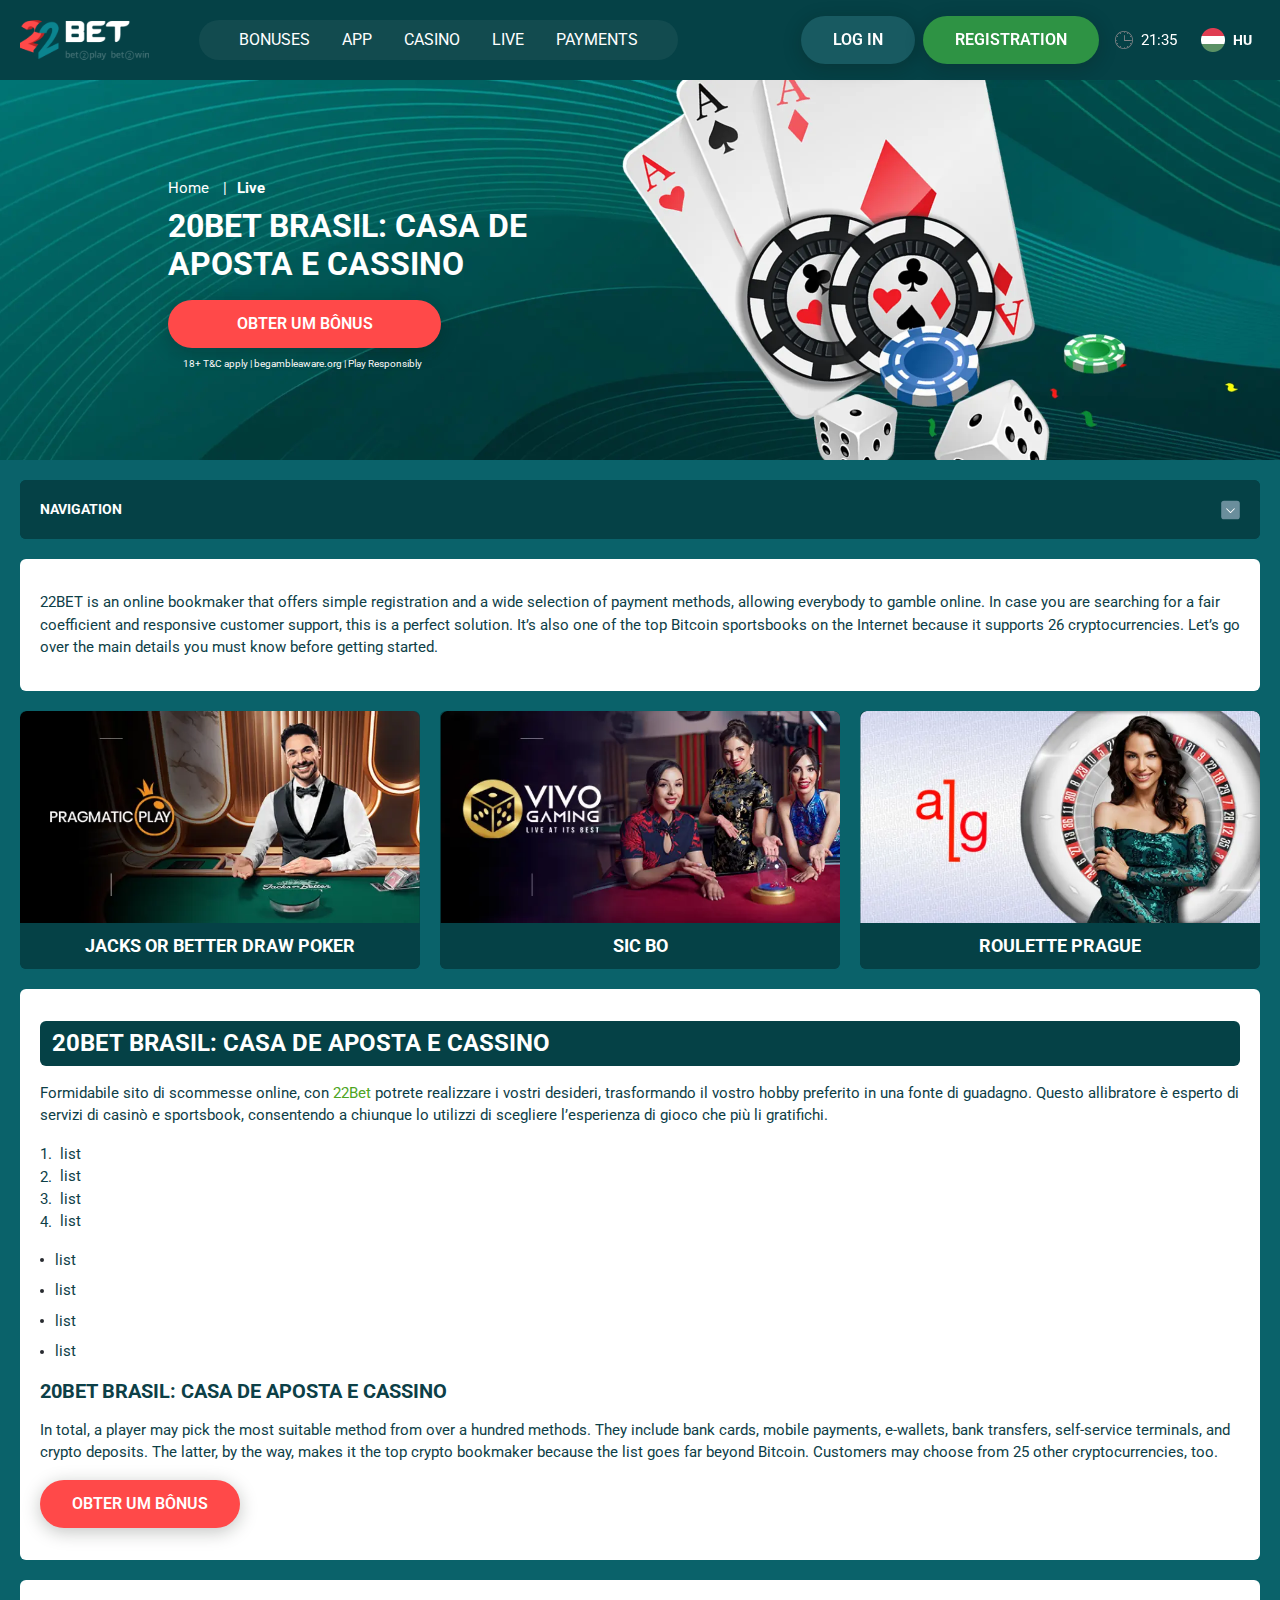
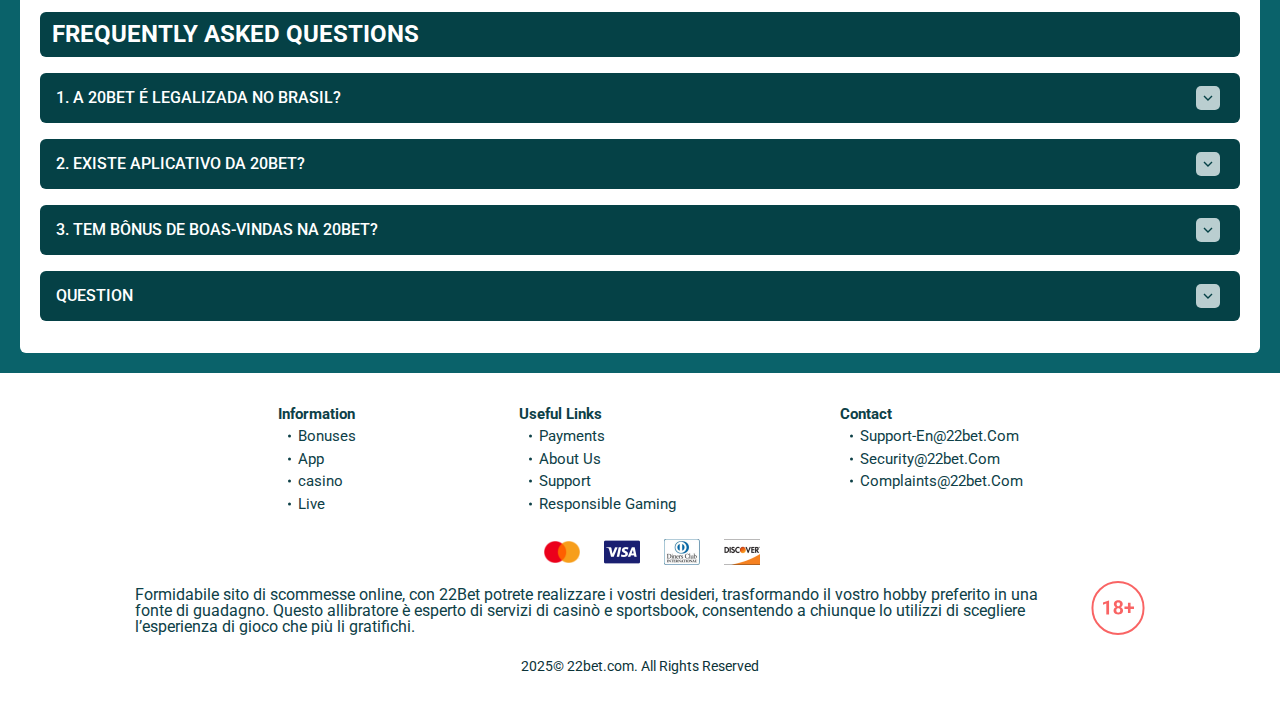
<file: live.html>
<!DOCTYPE html>
<html lang="hu">
  <head>
    <meta charset="UTF-8" />

    <meta name="viewport" content="width=device-width, initial-scale=1.0" />
    <title>20Bet Brasil: casa de aposta e cassino</title>
    <meta name="description" content />
    <meta property="og:site_name" content />
    <meta property="og:title" content />
    <meta property="og:type" content="website" />
    <meta property="og:url" content />
    <meta property="og:image" content />
    <meta property="og:image:alt" content />
    <meta property="og:locale" content="hu" />
    <meta property="og:description" content />
    <link rel="preconnect" href="https://fonts.googleapis.com" />
    <link rel="preconnect" href="https://fonts.gstatic.com" crossorigin />
    <link
      href="https://fonts.googleapis.com/css2?family=Poppins&family=Roboto:wght@400;500;700&display=swap"
      rel="stylesheet"
    />
    <link rel="stylesheet" href="./css/reset.css" />
    <link rel="stylesheet" href="./css/main.css" />
    <link rel="stylesheet" href="./css/media.css" />
    <link rel="icon" href="./images/Group.png" type="image/x-icon" />
    <script
      src="https://code.jquery.com/jquery-3.6.1.min.js"
      integrity="sha256-o88AwQnZB+VDvE9tvIXrMQaPlFFSUTR+nldQm1LuPXQ="
      crossorigin="anonymous"
    ></script>
  </head>
  <body>
    <header class="header">
      <section class="content header__content">
        <a href="./index.html" class="logo header__logo"
          ><img src="./images/logo.svg" alt="logo" title
        /></a>
        <button class="header__btn-menu">
          <svg
            width="16px"
            height="16px"
            viewBox="0 0 16 16"
            xmlns="http://www.w3.org/2000/svg"
          >
            <rect y="0" width="16" height="3" rx="1.5"></rect>
            <rect y="6.5" width="16" height="3" rx="1.5"></rect>
            <rect y="13" width="16" height="3" rx="1.5"></rect>
          </svg>
        </button>

        <nav class="menu header__menu">
       <ul class="header__menu-list">
                
              <li>
                <a href="./bonus.html">
                 Bonuses
                </a>
              </li>
              
              <li>
                <a href="./app.html">
                 App
                </a>
              </li>
               <li>
                <a href="./casino.html">
                casino
                </a>
              </li> <li>
                <a href="./live.html">
                 live
                </a>
              </li> 
               </li> <li>
                <a href="./payments.html">
                 Payments
                </a>
              </li> 
             
             
            </ul>
          <div class="header__button header__button-menu">
            <a href="#" class="button button__login-menu">log in</a>
            <a href="#" class="button button__menu">registration</a>
          </div>
        </nav>

        <a href="#" class="button button__login">log in</a>
        <a href="#" class="button button__singup">registration</a>
        <div id="clock" class="header__time">00:00</div>
       <div class="header__language">
                <div class="header__flag-wrap">
                  <a class="header__country" href="#">
                    <span><img src="./images/flag.png" alt=" Flag" title /></span>
                    <span>hu</span>
                  </a>
                </div>
                 <!-- <div class="header__flag-menu">
                  <ul>
                    
                    <li>
                      <a href="#" class="header__flag-link">
                        <span>
                          <img src="./images/flag.png" alt="flag" title />
                        </span>
                        <span>en</span>
                      </a>
                    </li>
                    <li>
                      <a href="#" class="header__flag-link">
                        <span>
                          <img src="./images/flag-bd.png" alt="flag" title />
                        </span>
                        <span>bd</span>
                      </a>
                    </li>
                    
                   
                  </ul>
                </div> -->
              </div>
      </section>
    </header>
    <main class="main home main-page">
      <section class="hero hero__page">
        <div class="background background-page">
          <img src="./images/live/bg-live.webp" alt="hero" title />
        </div>
        <div class="hero__wrapper hero__wrapper-page">
          <div class="hero__data hero__data-bonus">
            <ul
              class="breadcrumbs"
             
            >
              <li
                
              >
                <a href="#" >
                  <span >Home</span></a
                >
                
              </li>
              <li
               
              >
                <a href="#" >
                  <span >Live</span></a
                >
                
              </li>
            </ul>
            <h1 class="title general hero__title">20Bet Brasil: Casa de Aposta e Cassino
            </h1>

            <a href="#" class="button hero__button hero__button-bonus"
              >Obter um Bônus</a
            >
            <span class="hero__span"
              >18+ T&C apply | begambleaware.org | Play Responsibly</span
            >
          </div>
        </div>
      </section>
      <section class="main__wrap main__wrap-page">
        <aside class="sidebar sidebar-left">
          <div class="sidebar-left__review">
            <div class="menu__review-desk sidebar__desk">Navigation
</div>
            <ul class="menu__review sidebar__list">
              <li><a href="#">Review of 20Bet</a></li>
              <li><a href="#">Registration</a></li>
              <li><a href="#">20Bet Betting </a></li>
              <li><a href="#">Layouts and navigation</a></li>
              <li><a href="#">Sports betting</a></li>
              <li><a href="#">Live betting</a></li>
              <li><a href="#">Live stream</a></li>
              <li><a href="#">Cash out</a></li>
            </ul>
          </div>
        </aside>
        <section class="content__wrapper content__wrapper-page">
          <section class="content menu-review__content">
            <div class="menu__review-desk menu__review-content">
              Navigation

            </div>
            <ul class="menu__review menu__review-list">
              <li><a href="#">Review of 20Bet</a></li>
              <li><a href="#">Registration</a></li>
              <li><a href="#">20Bet Betting </a></li>
              <li><a href="#">Layouts and navigation</a></li>
              <li><a href="#">Sports betting</a></li>
              <li><a href="#">Live betting</a></li>
              <li><a href="#">Live stream</a></li>
              <li><a href="#">Cash out</a></li>
            </ul>
          </section>
          <section class="content article">
            <p>
              22BET is an online bookmaker that offers simple registration and a
              wide selection of payment methods, allowing everybody to gamble
              online. In case you are searching for a fair coefficient and
              responsive customer support, this is a perfect solution. It’s also
              one of the top Bitcoin sportsbooks on the Internet because it
              supports 26 cryptocurrencies. Let’s go over the main details you
              must know before getting started.
            </p>
          </section>
        <section class="content live casino">
            <ul>
                <li><a href="#"><img src="./images/live/live-card1.webp" alt="card" title><h2>Jacks or Better Draw Poker</h2></a></li>
                <li><a href="#"><img src="./images/live/live-card2.webp" alt="card" title><h2>Sic Bo</h2></a></li>
                <li><a href="#"><img src="./images/live/live-card3.webp" alt="card" title><h2>Roulette Prague</h2></a></li>
               
            </ul>
        </section>
          <section class="content article">
            <h2 class="title high article__title">
              20Bet Brasil: Casa de Aposta e Cassino
            </h2>
            <p>
             Formidabile sito di scommesse online, con <a href="#">22Bet</a> potrete realizzare i vostri desideri, trasformando il vostro hobby preferito in una fonte di guadagno. Questo allibratore è esperto di servizi di casinò e sportsbook, consentendo a chiunque lo utilizzi di scegliere l’esperienza di gioco che più li gratifichi.
            </p>
             <ol >
              <li>list</li>
              <li>list</li>
              <li>list</li>
              <li>list</li>
              
            </ol>
            <ul >
              <li>list</li>
              <li>list</li>
              <li>list</li>
              <li>list</li>
              
            </ul>

            <h3>20Bet Brasil: Casa de Aposta e Cassino</h3>

            <p>
              In total, a player may pick the most suitable method from over a
              hundred methods. They include bank cards, mobile payments,
              e-wallets, bank transfers, self-service terminals, and crypto
              deposits. The latter, by the way, makes it the top crypto
              bookmaker because the list goes far beyond Bitcoin. Customers may
              choose from 25 other cryptocurrencies, too.
            </p>
            <a href="#" class="button article__button">Obter um Bônus</a>
          </section>
         <section class="content faq">
            <h2 class="title high faq__title">Frequently Asked Questions</h2>
            <ul class="faq__list " >
              <li class="faq__item"  >
                <h3 class="title medium faq__subtitle js-button-expander"  >1. A 20Bet é legalizada no Brasil?
                 </h3>
                <div  class="faq__answer js-expand-content" >
                  <p  >
                    Sim, a casa de apostas tem licença emitida por Curaçao, que é reconhecida no Brasil e a permite atuar por aqui.
                  </p>
                </div>
              </li>
              <li class="faq__item"  >
                <h3 class="title medium faq__subtitle js-button-expander"  >2. Existe aplicativo da 20Bet?</h3>
                <div class="faq__answer js-expand-content" >
                  <p  >
                    Sim, disponível para sistemas operacionais iOS e Android.
                  </p>
                </div>
              </li> 
              <li class="faq__item" >
                <h3 class="title medium faq__subtitle js-button-expander" >3. Tem bônus de boas-vindas na 20Bet?</h3>
                <div class="faq__answer js-expand-content">
                  <p >
                    O pacote especial para novos usuários da 20Bet paga 100% sobre o primeiro depósito, com limite de 600 BRL. 
                  </p>
                </div>
              </li> 
              <li class="faq__item"  >
                <h3 class="title medium faq__subtitle js-button-expander" >Question</h3>
                <div class="faq__answer js-expand-content" >
                  <p >
                    Sim, a casa de apostas tem licença emitida por Curaçao, que é reconhecida no Brasil e a permite atuar por aqui.
                  </p>
                </div>
              </li> 
            </ul>
          </section>
        </section>
      </section>
    </main>
  <footer class=" footer ">
      <section class="content footer__content">
        <ul class="footer__menu">
          <li>
            <div>Information</div>
            <ul class="footer__info">
              <li><a href="./bonus.html">Bonuses</a></li>
              <li><a href="./app.html">App</a></li>
               <li><a href="./casino.html">casino</a></li>
                <li><a href="./live.html">Live</a></li>
            </ul>
          </li>
          <li>
            <div>Useful Links</div>
            <ul class="footer__info">
              <li><a href="./payments.html">Payments</a></li>
               <li><a href="./about-us.html">About Us</a></li>
                <li><a href="./support.html">Support</a></li>
              <li><a href="./responsible.html">Responsible Gaming</a></li>
              
            </ul>
          </li>
          <li>
            <div>Contact</div>
            <ul class="footer__info">
              <li><a href="mailto:Support-En@22bet.Com">Support-En@22bet.Com</a></li>
              <li><a href="mailto:Security@22bet.Com">Security@22bet.Com</a></li>
              <li><a href="mailto:Complaints@22bet.Com">Complaints@22bet.Com</a></li>
            </ul>
          </li>
        </ul>
       
          <ul class="footer__cards-list">
            <li>
                <a href="#"
                  ><img
                    src="./images/mastercard.png"
                    alt="mastercard"
                    title
                /></a>
              </li>
            <li>
              <a href="#"
                ><img src="./images/visa.png" alt="cardvisa" title
              /></a>
            </li>
            <li>
                <a href="#"
                  ><img src="./images/diners.png" alt="diners" title
                /></a>
              </li>
              <li>
                <a href="#"
                  ><img src="./images/discover.png" alt="discover" title
                /></a>
              </li>
            
          </ul>
       
        <div class="footer__wrapp">
          <div class="footer__text">
            <p>
                Formidabile sito di scommesse online, con 22Bet potrete realizzare i vostri desideri, trasformando il vostro hobby preferito in una fonte di guadagno. Questo allibratore è esperto di servizi di casinò e sportsbook, consentendo a chiunque lo utilizzi di scegliere l’esperienza di gioco che più li gratifichi.
            </p>
            
           
          </div>
          <div class="footer__age">
            <img src="./images/age.svg" alt="age" title />
          </div>
        </div>
        <p class="footer__copy">2025&copy; 22bet.com. All Rights Reserved</p>
      </section>
    </footer>

    <script src="./js/sidebar.js" defer></script>
    <script src="./js/expander.js" defer></script>
    <script src="./js/mobile-menu.js" defer></script>
    <script src="./js/clock.js" defer></script>
    <!-- <script src="./js/flag.js" defer></script> -->
  </body>
</html>
</file>
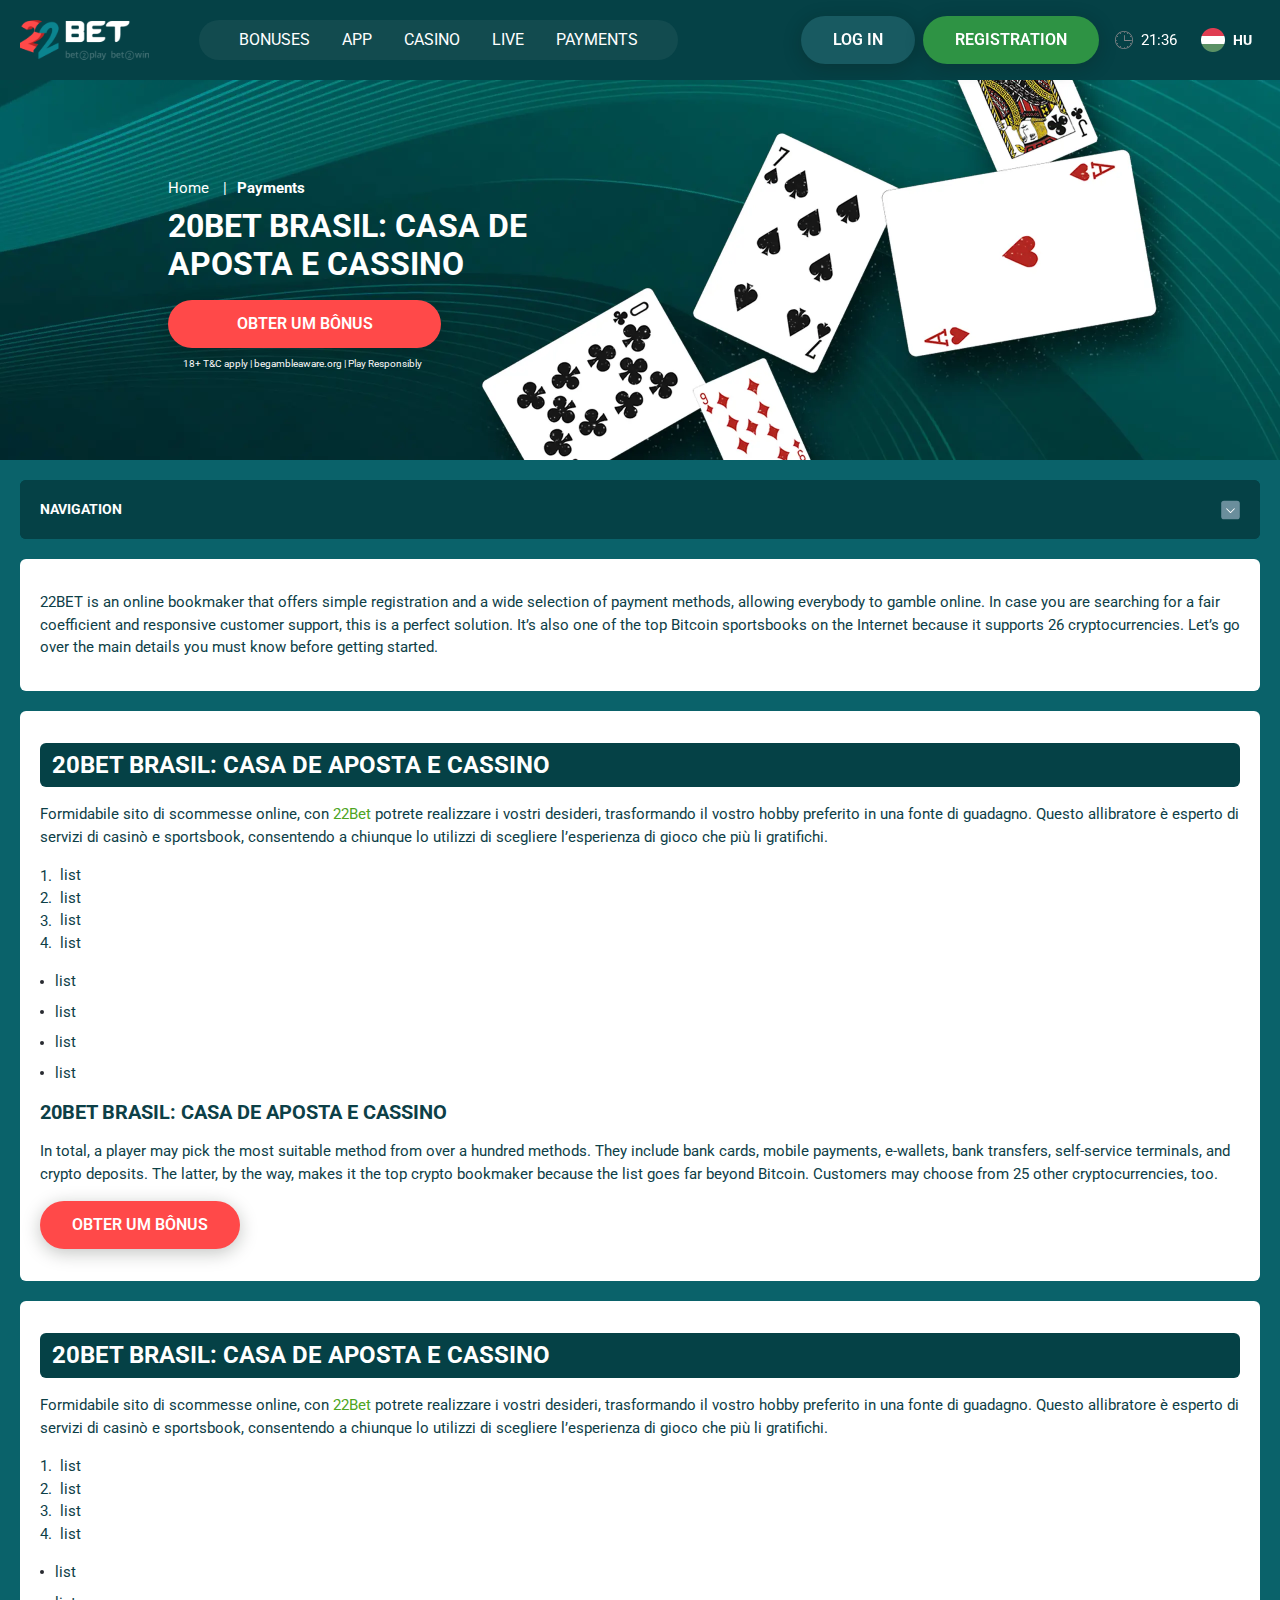
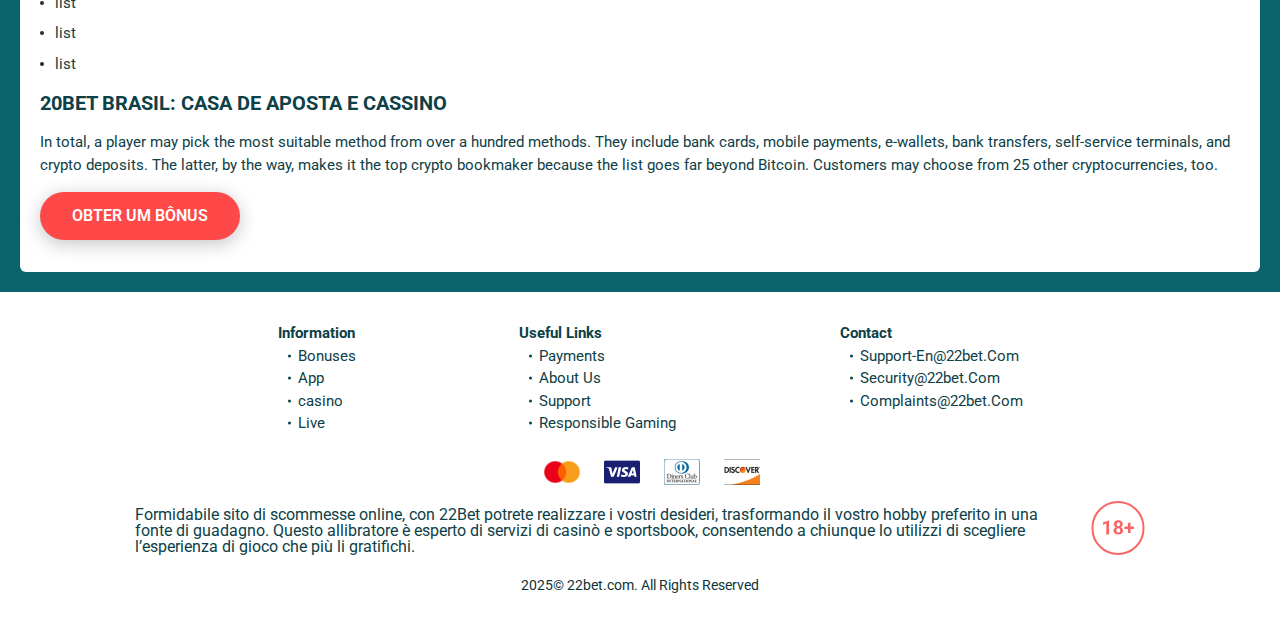
<file: payments.html>
<!DOCTYPE html>
<html lang="hu">
  <head>
    <meta charset="UTF-8" />

    <meta name="viewport" content="width=device-width, initial-scale=1.0" />
    <title>20Bet Brasil: casa de aposta e cassino</title>
    <meta name="description" content />
    <meta property="og:site_name" content />
    <meta property="og:title" content />
    <meta property="og:type" content="website" />
    <meta property="og:url" content />
    <meta property="og:image" content />
    <meta property="og:image:alt" content />
    <meta property="og:locale" content="hu" />
    <meta property="og:description" content />
    <link rel="preconnect" href="https://fonts.googleapis.com" />
    <link rel="preconnect" href="https://fonts.gstatic.com" crossorigin />
    <link
      href="https://fonts.googleapis.com/css2?family=Poppins&family=Roboto:wght@400;500;700&display=swap"
      rel="stylesheet"
    />
    <link rel="stylesheet" href="./css/reset.css" />
    <link rel="stylesheet" href="./css/main.css" />
    <link rel="stylesheet" href="./css/media.css" />
    <link rel="icon" href="./images/Group.png" type="image/x-icon" />
    <script
      src="https://code.jquery.com/jquery-3.6.1.min.js"
      integrity="sha256-o88AwQnZB+VDvE9tvIXrMQaPlFFSUTR+nldQm1LuPXQ="
      crossorigin="anonymous"
    ></script>
  </head>
  <body>
    <header class="header">
      <section class="content header__content">
        <a href="./index.html" class="logo header__logo"
          ><img src="./images/logo.svg" alt="logo" title
        /></a>
        <button class="header__btn-menu">
          <svg
            width="16px"
            height="16px"
            viewBox="0 0 16 16"
            xmlns="http://www.w3.org/2000/svg"
          >
            <rect y="0" width="16" height="3" rx="1.5"></rect>
            <rect y="6.5" width="16" height="3" rx="1.5"></rect>
            <rect y="13" width="16" height="3" rx="1.5"></rect>
          </svg>
        </button>

        <nav class="menu header__menu">
       <ul class="header__menu-list">
                
              <li>
                <a href="./bonus.html">
                 Bonuses
                </a>
              </li>
              
              <li>
                <a href="./app.html">
                 App
                </a>
              </li>
               <li>
                <a href="./casino.html">
                casino
                </a>
              </li> <li>
                <a href="./live.html">
                 live
                </a>
              </li> 
               </li> <li>
                <a href="./payments.html">
                 Payments
                </a>
              </li> 
             
             
            </ul>
          <div class="header__button header__button-menu">
            <a href="#" class="button button__login-menu">log in</a>
            <a href="#" class="button button__menu">registration</a>
          </div>
        </nav>

        <a href="#" class="button button__login">log in</a>
        <a href="#" class="button button__singup">registration</a>
        <div id="clock" class="header__time">00:00</div>
       <div class="header__language">
                <div class="header__flag-wrap">
                  <a class="header__country" href="#">
                    <span><img src="./images/flag.png" alt=" Flag" title /></span>
                    <span>hu</span>
                  </a>
                </div>
                 <!-- <div class="header__flag-menu">
                  <ul>
                    
                    <li>
                      <a href="#" class="header__flag-link">
                        <span>
                          <img src="./images/flag.png" alt="flag" title />
                        </span>
                        <span>en</span>
                      </a>
                    </li>
                    <li>
                      <a href="#" class="header__flag-link">
                        <span>
                          <img src="./images/flag-bd.png" alt="flag" title />
                        </span>
                        <span>bd</span>
                      </a>
                    </li>
                    
                   
                  </ul>
                </div> -->
              </div>
      </section>
    </header>
    <main class="main home main-page">
      <section class="hero hero__page">
        <div class="background background-page">
          <img src="./images/bg-payments.webp" alt="hero" title />
        </div>
        <div class="hero__wrapper hero__wrapper-page">
          <div class="hero__data hero__data-bonus">
            <ul
              class="breadcrumbs"
             
            >
              <li
                
              >
                <a href="#" >
                  <span >Home</span></a
                >
                
              </li>
              <li
               
              >
                <a href="#" >
                  <span >Payments</span></a
                >
                
              </li>
            </ul>
            <h1 class="title general hero__title">20Bet Brasil: Casa de Aposta e Cassino
            </h1>

            <a href="#" class="button hero__button hero__button-bonus"
              >Obter um Bônus</a
            >
            <span class="hero__span"
              >18+ T&C apply | begambleaware.org | Play Responsibly</span
            >
          </div>
        </div>
      </section>
      <section class="main__wrap main__wrap-page">
        <aside class="sidebar sidebar-left">
          <div class="sidebar-left__review">
            <div class="menu__review-desk sidebar__desk">Navigation
</div>
            <ul class="menu__review sidebar__list">
              <li><a href="#">Review of 20Bet</a></li>
              <li><a href="#">Registration</a></li>
              <li><a href="#">20Bet Betting </a></li>
              <li><a href="#">Layouts and navigation</a></li>
              <li><a href="#">Sports betting</a></li>
              <li><a href="#">Live betting</a></li>
              <li><a href="#">Live stream</a></li>
              <li><a href="#">Cash out</a></li>
            </ul>
          </div>
        </aside>
        <section class="content__wrapper content__wrapper-page">
          <section class="content menu-review__content">
            <div class="menu__review-desk menu__review-content">
              Navigation

            </div>
            <ul class="menu__review menu__review-list">
              <li><a href="#">Review of 20Bet</a></li>
              <li><a href="#">Registration</a></li>
              <li><a href="#">20Bet Betting </a></li>
              <li><a href="#">Layouts and navigation</a></li>
              <li><a href="#">Sports betting</a></li>
              <li><a href="#">Live betting</a></li>
              <li><a href="#">Live stream</a></li>
              <li><a href="#">Cash out</a></li>
            </ul>
          </section>
          <section class="content article">
            <p>
              22BET is an online bookmaker that offers simple registration and a
              wide selection of payment methods, allowing everybody to gamble
              online. In case you are searching for a fair coefficient and
              responsive customer support, this is a perfect solution. It’s also
              one of the top Bitcoin sportsbooks on the Internet because it
              supports 26 cryptocurrencies. Let’s go over the main details you
              must know before getting started.
            </p>
          </section>
  
          <section class="content article">
            <h2 class="title high article__title">
              20Bet Brasil: Casa de Aposta e Cassino
            </h2>
            <p>
             Formidabile sito di scommesse online, con <a href="#">22Bet</a> potrete realizzare i vostri desideri, trasformando il vostro hobby preferito in una fonte di guadagno. Questo allibratore è esperto di servizi di casinò e sportsbook, consentendo a chiunque lo utilizzi di scegliere l’esperienza di gioco che più li gratifichi.
            </p>
             <ol >
              <li>list</li>
              <li>list</li>
              <li>list</li>
              <li>list</li>
              
            </ol>
            <ul >
              <li>list</li>
              <li>list</li>
              <li>list</li>
              <li>list</li>
              
            </ul>

            <h3>20Bet Brasil: Casa de Aposta e Cassino</h3>

            <p>
              In total, a player may pick the most suitable method from over a
              hundred methods. They include bank cards, mobile payments,
              e-wallets, bank transfers, self-service terminals, and crypto
              deposits. The latter, by the way, makes it the top crypto
              bookmaker because the list goes far beyond Bitcoin. Customers may
              choose from 25 other cryptocurrencies, too.
            </p>
            <a href="#" class="button article__button">Obter um Bônus</a>
          </section>
          
          <section class="content article">
            <h2 class="title high article__title">
              20Bet Brasil: Casa de Aposta e Cassino
            </h2>
            <p>
             Formidabile sito di scommesse online, con <a href="#">22Bet</a> potrete realizzare i vostri desideri, trasformando il vostro hobby preferito in una fonte di guadagno. Questo allibratore è esperto di servizi di casinò e sportsbook, consentendo a chiunque lo utilizzi di scegliere l’esperienza di gioco che più li gratifichi.
            </p>
             <ol >
              <li>list</li>
              <li>list</li>
              <li>list</li>
              <li>list</li>
              
            </ol>
            <ul >
              <li>list</li>
              <li>list</li>
              <li>list</li>
              <li>list</li>
              
            </ul>

            <h3>20Bet Brasil: Casa de Aposta e Cassino</h3>

            <p>
              In total, a player may pick the most suitable method from over a
              hundred methods. They include bank cards, mobile payments,
              e-wallets, bank transfers, self-service terminals, and crypto
              deposits. The latter, by the way, makes it the top crypto
              bookmaker because the list goes far beyond Bitcoin. Customers may
              choose from 25 other cryptocurrencies, too.
            </p>
            <a href="#" class="button article__button">Obter um Bônus</a>
          </section>
       
        </section>
      </section>
    </main>
  <footer class=" footer ">
      <section class="content footer__content">
        <ul class="footer__menu">
          <li>
            <div>Information</div>
            <ul class="footer__info">
              <li><a href="./bonus.html">Bonuses</a></li>
              <li><a href="./app.html">App</a></li>
               <li><a href="./casino.html">casino</a></li>
                <li><a href="./live.html">Live</a></li>
            </ul>
          </li>
          <li>
            <div>Useful Links</div>
            <ul class="footer__info">
              <li><a href="./payments.html">Payments</a></li>
               <li><a href="./about-us.html">About Us</a></li>
                <li><a href="./support.html">Support</a></li>
              <li><a href="./responsible.html">Responsible Gaming</a></li>
              
            </ul>
          </li>
          <li>
            <div>Contact</div>
            <ul class="footer__info">
              <li><a href="mailto:Support-En@22bet.Com">Support-En@22bet.Com</a></li>
              <li><a href="mailto:Security@22bet.Com">Security@22bet.Com</a></li>
              <li><a href="mailto:Complaints@22bet.Com">Complaints@22bet.Com</a></li>
            </ul>
          </li>
        </ul>
       
          <ul class="footer__cards-list">
            <li>
                <a href="#"
                  ><img
                    src="./images/mastercard.png"
                    alt="mastercard"
                    title
                /></a>
              </li>
            <li>
              <a href="#"
                ><img src="./images/visa.png" alt="cardvisa" title
              /></a>
            </li>
            <li>
                <a href="#"
                  ><img src="./images/diners.png" alt="diners" title
                /></a>
              </li>
              <li>
                <a href="#"
                  ><img src="./images/discover.png" alt="discover" title
                /></a>
              </li>
            
          </ul>
       
        <div class="footer__wrapp">
          <div class="footer__text">
            <p>
                Formidabile sito di scommesse online, con 22Bet potrete realizzare i vostri desideri, trasformando il vostro hobby preferito in una fonte di guadagno. Questo allibratore è esperto di servizi di casinò e sportsbook, consentendo a chiunque lo utilizzi di scegliere l’esperienza di gioco che più li gratifichi.
            </p>
            
           
          </div>
          <div class="footer__age">
            <img src="./images/age.svg" alt="age" title />
          </div>
        </div>
        <p class="footer__copy">2025&copy; 22bet.com. All Rights Reserved</p>
      </section>
    </footer>

    <script src="./js/sidebar.js" defer></script>
    <script src="./js/expander.js" defer></script>
    <script src="./js/mobile-menu.js" defer></script>
    <script src="./js/clock.js" defer></script>
    <!-- <script src="./js/flag.js" defer></script> -->
  </body>
</html>
</file>
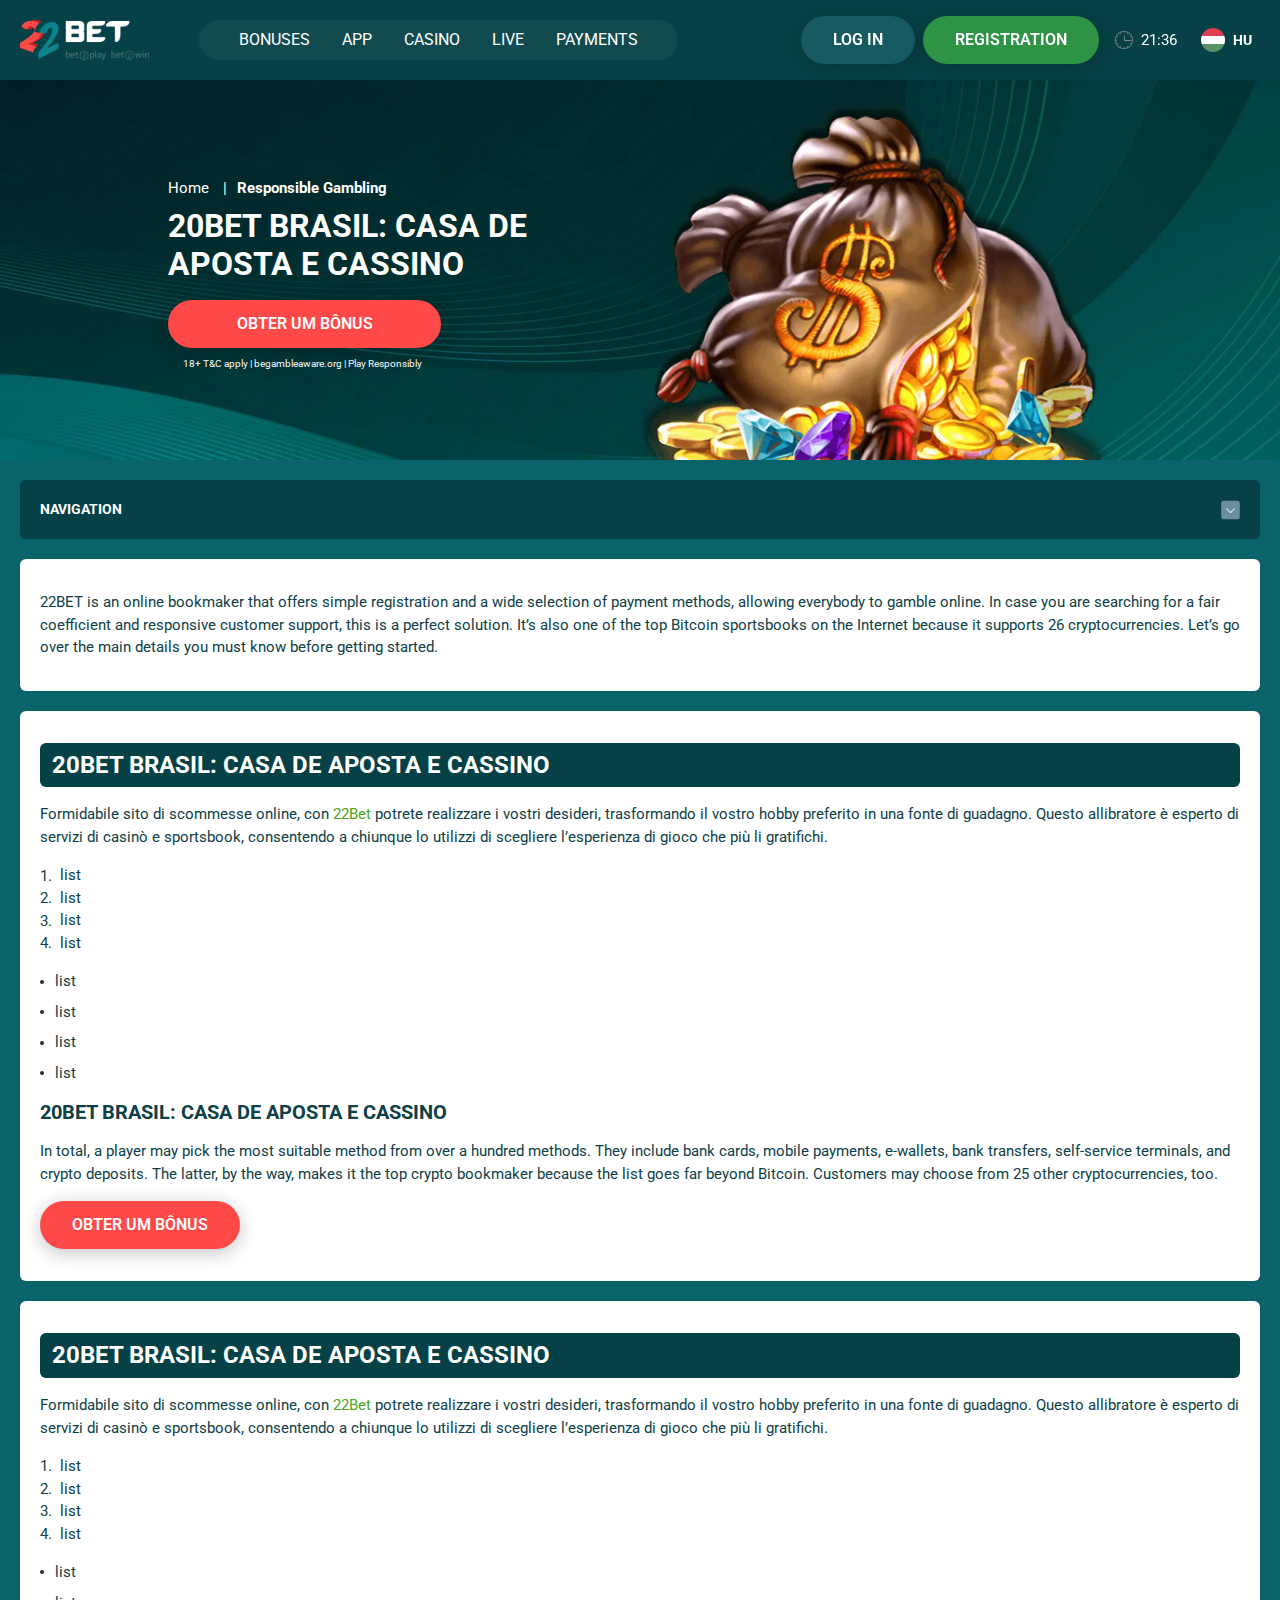
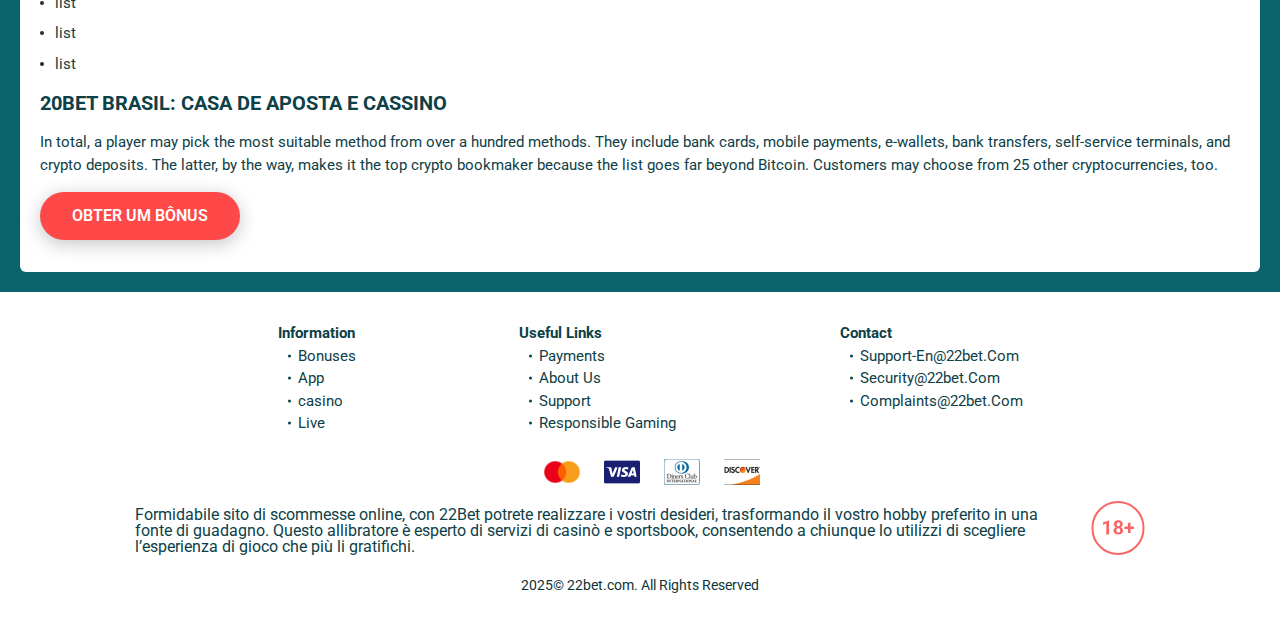
<file: responsible.html>
<!DOCTYPE html>
<html lang="hu">
  <head>
    <meta charset="UTF-8" />

    <meta name="viewport" content="width=device-width, initial-scale=1.0" />
    <title>20Bet Brasil: casa de aposta e cassino</title>
    <meta name="description" content />
    <meta property="og:site_name" content />
    <meta property="og:title" content />
    <meta property="og:type" content="website" />
    <meta property="og:url" content />
    <meta property="og:image" content />
    <meta property="og:image:alt" content />
    <meta property="og:locale" content="hu" />
    <meta property="og:description" content />
    <link rel="preconnect" href="https://fonts.googleapis.com" />
    <link rel="preconnect" href="https://fonts.gstatic.com" crossorigin />
    <link
      href="https://fonts.googleapis.com/css2?family=Poppins&family=Roboto:wght@400;500;700&display=swap"
      rel="stylesheet"
    />
    <link rel="stylesheet" href="./css/reset.css" />
    <link rel="stylesheet" href="./css/main.css" />
    <link rel="stylesheet" href="./css/media.css" />
    <link rel="icon" href="./images/Group.png" type="image/x-icon" />
    <script
      src="https://code.jquery.com/jquery-3.6.1.min.js"
      integrity="sha256-o88AwQnZB+VDvE9tvIXrMQaPlFFSUTR+nldQm1LuPXQ="
      crossorigin="anonymous"
    ></script>
  </head>
  <body>
    <header class="header">
      <section class="content header__content">
        <a href="./index.html" class="logo header__logo"
          ><img src="./images/logo.svg" alt="logo" title
        /></a>
        <button class="header__btn-menu">
          <svg
            width="16px"
            height="16px"
            viewBox="0 0 16 16"
            xmlns="http://www.w3.org/2000/svg"
          >
            <rect y="0" width="16" height="3" rx="1.5"></rect>
            <rect y="6.5" width="16" height="3" rx="1.5"></rect>
            <rect y="13" width="16" height="3" rx="1.5"></rect>
          </svg>
        </button>

        <nav class="menu header__menu">
       <ul class="header__menu-list">
                
              <li>
                <a href="./bonus.html">
                 Bonuses
                </a>
              </li>
              
              <li>
                <a href="./app.html">
                 App
                </a>
              </li>
               <li>
                <a href="./casino.html">
                casino
                </a>
              </li> <li>
                <a href="./live.html">
                 live
                </a>
              </li> 
               </li> <li>
                <a href="./payments.html">
                 Payments
                </a>
              </li> 
             
             
            </ul>
          <div class="header__button header__button-menu">
            <a href="#" class="button button__login-menu">log in</a>
            <a href="#" class="button button__menu">registration</a>
          </div>
        </nav>

        <a href="#" class="button button__login">log in</a>
        <a href="#" class="button button__singup">registration</a>
        <div id="clock" class="header__time">00:00</div>
       <div class="header__language">
                <div class="header__flag-wrap">
                  <a class="header__country" href="#">
                    <span><img src="./images/flag.png" alt=" Flag" title /></span>
                    <span>hu</span>
                  </a>
                </div>
                 <!-- <div class="header__flag-menu">
                  <ul>
                    
                    <li>
                      <a href="#" class="header__flag-link">
                        <span>
                          <img src="./images/flag.png" alt="flag" title />
                        </span>
                        <span>en</span>
                      </a>
                    </li>
                    <li>
                      <a href="#" class="header__flag-link">
                        <span>
                          <img src="./images/flag-bd.png" alt="flag" title />
                        </span>
                        <span>bd</span>
                      </a>
                    </li>
                    
                   
                  </ul>
                </div> -->
              </div>
      </section>
    </header>
    <main class="main home main-page">
      <section class="hero hero__page">
        <div class="background background-page">
          <img src="./images/bg-responsible.webp" alt="hero" title />
        </div>
        <div class="hero__wrapper hero__wrapper-page">
          <div class="hero__data hero__data-bonus">
            <ul
              class="breadcrumbs"
             
            >
              <li
                
              >
                <a href="#" >
                  <span >Home</span></a
                >
                
              </li>
              <li
               
              >
                <a href="#" >
                  <span > Responsible Gambling</span></a
                >
                
              </li>
            </ul>
            <h1 class="title general hero__title">20Bet Brasil: Casa de Aposta e Cassino
            </h1>

            <a href="#" class="button hero__button hero__button-bonus"
              >Obter um Bônus</a
            >
            <span class="hero__span"
              >18+ T&C apply | begambleaware.org | Play Responsibly</span
            >
          </div>
        </div>
      </section>
      <section class="main__wrap main__wrap-page">
        <aside class="sidebar sidebar-left">
          <div class="sidebar-left__review">
            <div class="menu__review-desk sidebar__desk">Navigation
</div>
            <ul class="menu__review sidebar__list">
              <li><a href="#">Review of 20Bet</a></li>
              <li><a href="#">Registration</a></li>
              <li><a href="#">20Bet Betting </a></li>
              <li><a href="#">Layouts and navigation</a></li>
              <li><a href="#">Sports betting</a></li>
              <li><a href="#">Live betting</a></li>
              <li><a href="#">Live stream</a></li>
              <li><a href="#">Cash out</a></li>
            </ul>
          </div>
        </aside>
        <section class="content__wrapper content__wrapper-page">
          <section class="content menu-review__content">
            <div class="menu__review-desk menu__review-content">
              Navigation

            </div>
            <ul class="menu__review menu__review-list">
              <li><a href="#">Review of 20Bet</a></li>
              <li><a href="#">Registration</a></li>
              <li><a href="#">20Bet Betting </a></li>
              <li><a href="#">Layouts and navigation</a></li>
              <li><a href="#">Sports betting</a></li>
              <li><a href="#">Live betting</a></li>
              <li><a href="#">Live stream</a></li>
              <li><a href="#">Cash out</a></li>
            </ul>
          </section>
          <section class="content article">
            <p>
              22BET is an online bookmaker that offers simple registration and a
              wide selection of payment methods, allowing everybody to gamble
              online. In case you are searching for a fair coefficient and
              responsive customer support, this is a perfect solution. It’s also
              one of the top Bitcoin sportsbooks on the Internet because it
              supports 26 cryptocurrencies. Let’s go over the main details you
              must know before getting started.
            </p>
          </section>
  
          <section class="content article">
            <h2 class="title high article__title">
              20Bet Brasil: Casa de Aposta e Cassino
            </h2>
            <p>
             Formidabile sito di scommesse online, con <a href="#">22Bet</a> potrete realizzare i vostri desideri, trasformando il vostro hobby preferito in una fonte di guadagno. Questo allibratore è esperto di servizi di casinò e sportsbook, consentendo a chiunque lo utilizzi di scegliere l’esperienza di gioco che più li gratifichi.
            </p>
             <ol >
              <li>list</li>
              <li>list</li>
              <li>list</li>
              <li>list</li>
              
            </ol>
            <ul >
              <li>list</li>
              <li>list</li>
              <li>list</li>
              <li>list</li>
              
            </ul>

            <h3>20Bet Brasil: Casa de Aposta e Cassino</h3>

            <p>
              In total, a player may pick the most suitable method from over a
              hundred methods. They include bank cards, mobile payments,
              e-wallets, bank transfers, self-service terminals, and crypto
              deposits. The latter, by the way, makes it the top crypto
              bookmaker because the list goes far beyond Bitcoin. Customers may
              choose from 25 other cryptocurrencies, too.
            </p>
            <a href="#" class="button article__button">Obter um Bônus</a>
          </section>
          
          <section class="content article">
            <h2 class="title high article__title">
              20Bet Brasil: Casa de Aposta e Cassino
            </h2>
            <p>
             Formidabile sito di scommesse online, con <a href="#">22Bet</a> potrete realizzare i vostri desideri, trasformando il vostro hobby preferito in una fonte di guadagno. Questo allibratore è esperto di servizi di casinò e sportsbook, consentendo a chiunque lo utilizzi di scegliere l’esperienza di gioco che più li gratifichi.
            </p>
             <ol >
              <li>list</li>
              <li>list</li>
              <li>list</li>
              <li>list</li>
              
            </ol>
            <ul >
              <li>list</li>
              <li>list</li>
              <li>list</li>
              <li>list</li>
              
            </ul>

            <h3>20Bet Brasil: Casa de Aposta e Cassino</h3>

            <p>
              In total, a player may pick the most suitable method from over a
              hundred methods. They include bank cards, mobile payments,
              e-wallets, bank transfers, self-service terminals, and crypto
              deposits. The latter, by the way, makes it the top crypto
              bookmaker because the list goes far beyond Bitcoin. Customers may
              choose from 25 other cryptocurrencies, too.
            </p>
            <a href="#" class="button article__button">Obter um Bônus</a>
          </section>
       
        </section>
      </section>
    </main>
  <footer class=" footer ">
      <section class="content footer__content">
        <ul class="footer__menu">
          <li>
            <div>Information</div>
            <ul class="footer__info">
              <li><a href="./bonus.html">Bonuses</a></li>
              <li><a href="./app.html">App</a></li>
               <li><a href="./casino.html">casino</a></li>
                <li><a href="./live.html">Live</a></li>
            </ul>
          </li>
          <li>
            <div>Useful Links</div>
            <ul class="footer__info">
              <li><a href="./payments.html">Payments</a></li>
               <li><a href="./about-us.html">About Us</a></li>
                <li><a href="./support.html">Support</a></li>
              <li><a href="./responsible.html">Responsible Gaming</a></li>
              
            </ul>
          </li>
          <li>
            <div>Contact</div>
            <ul class="footer__info">
              <li><a href="mailto:Support-En@22bet.Com">Support-En@22bet.Com</a></li>
              <li><a href="mailto:Security@22bet.Com">Security@22bet.Com</a></li>
              <li><a href="mailto:Complaints@22bet.Com">Complaints@22bet.Com</a></li>
            </ul>
          </li>
        </ul>
       
          <ul class="footer__cards-list">
            <li>
                <a href="#"
                  ><img
                    src="./images/mastercard.png"
                    alt="mastercard"
                    title
                /></a>
              </li>
            <li>
              <a href="#"
                ><img src="./images/visa.png" alt="cardvisa" title
              /></a>
            </li>
            <li>
                <a href="#"
                  ><img src="./images/diners.png" alt="diners" title
                /></a>
              </li>
              <li>
                <a href="#"
                  ><img src="./images/discover.png" alt="discover" title
                /></a>
              </li>
            
          </ul>
       
        <div class="footer__wrapp">
          <div class="footer__text">
            <p>
                Formidabile sito di scommesse online, con 22Bet potrete realizzare i vostri desideri, trasformando il vostro hobby preferito in una fonte di guadagno. Questo allibratore è esperto di servizi di casinò e sportsbook, consentendo a chiunque lo utilizzi di scegliere l’esperienza di gioco che più li gratifichi.
            </p>
            
           
          </div>
          <div class="footer__age">
            <img src="./images/age.svg" alt="age" title />
          </div>
        </div>
        <p class="footer__copy">2025&copy; 22bet.com. All Rights Reserved</p>
      </section>
    </footer>

    <script src="./js/sidebar.js" defer></script>
    <script src="./js/expander.js" defer></script>
    <script src="./js/mobile-menu.js" defer></script>
    <script src="./js/clock.js" defer></script>
    <!-- <script src="./js/flag.js" defer></script> -->
  </body>
</html>
</file>
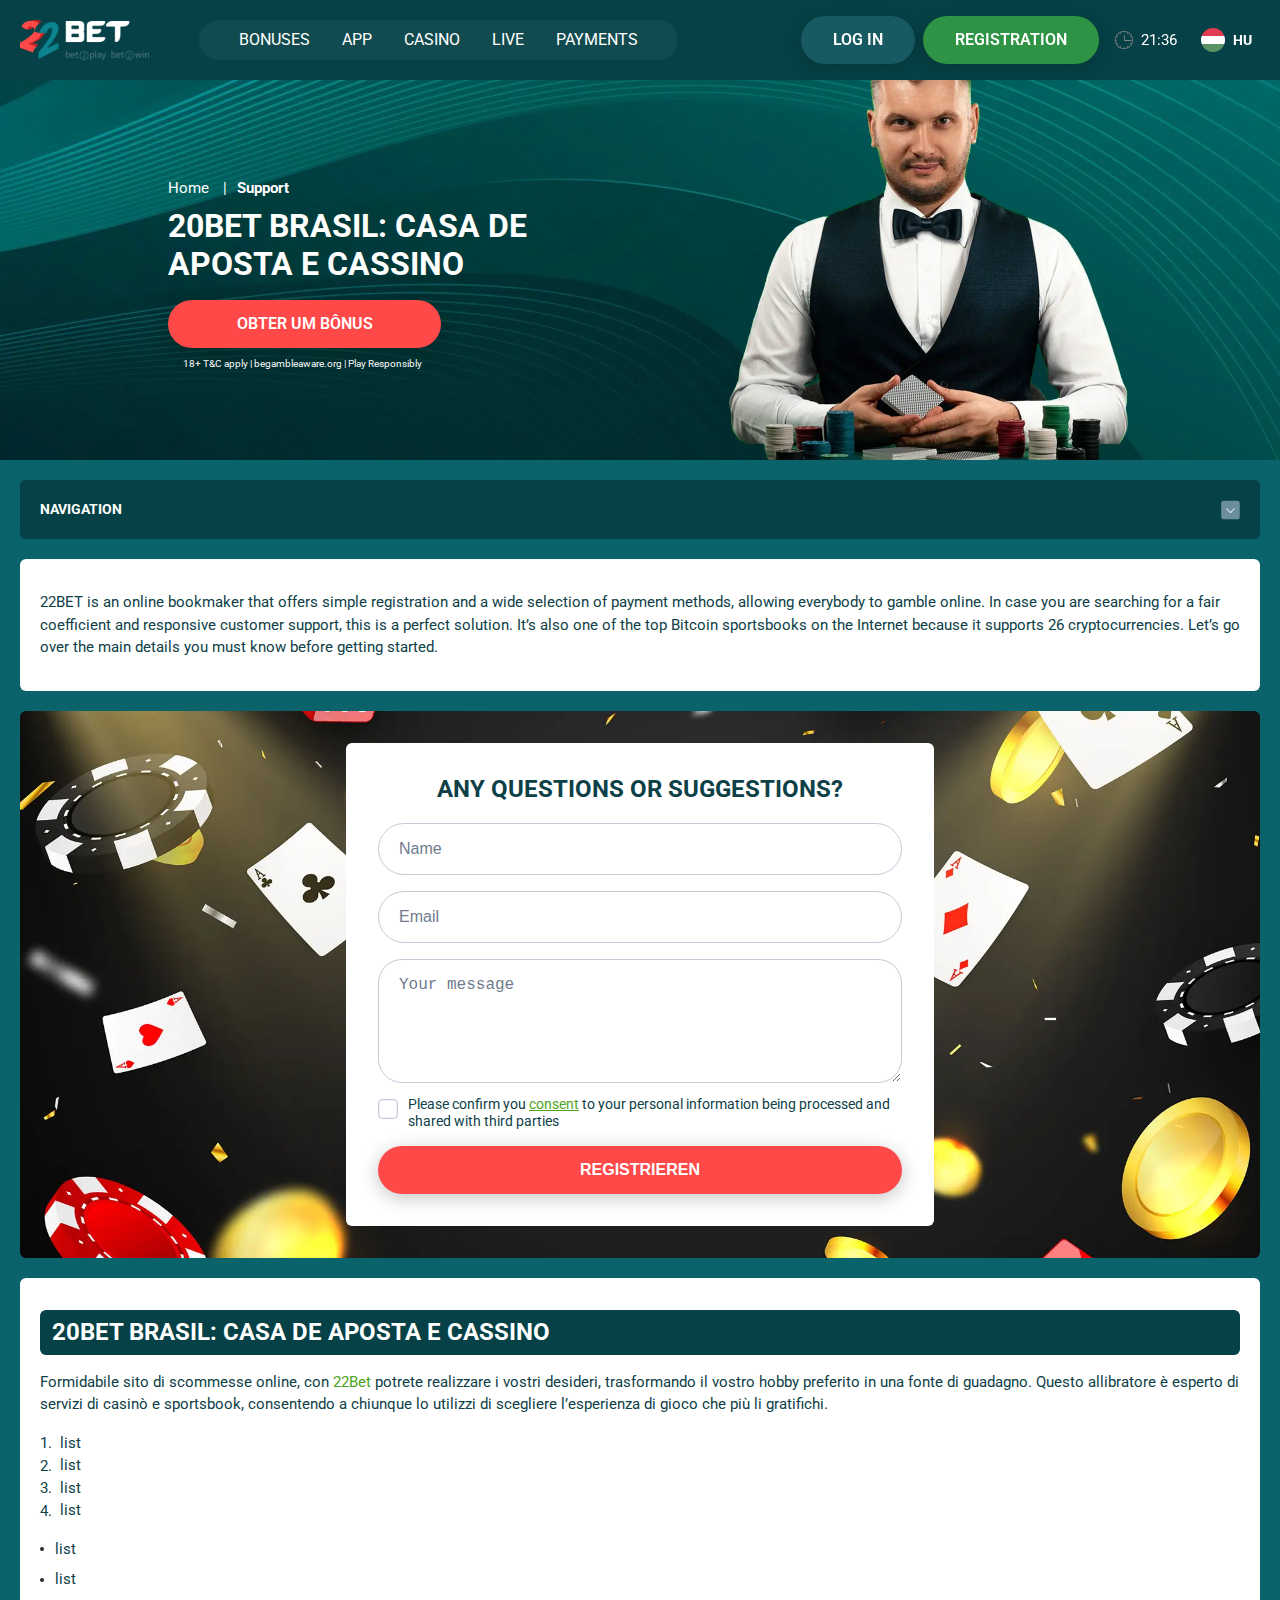
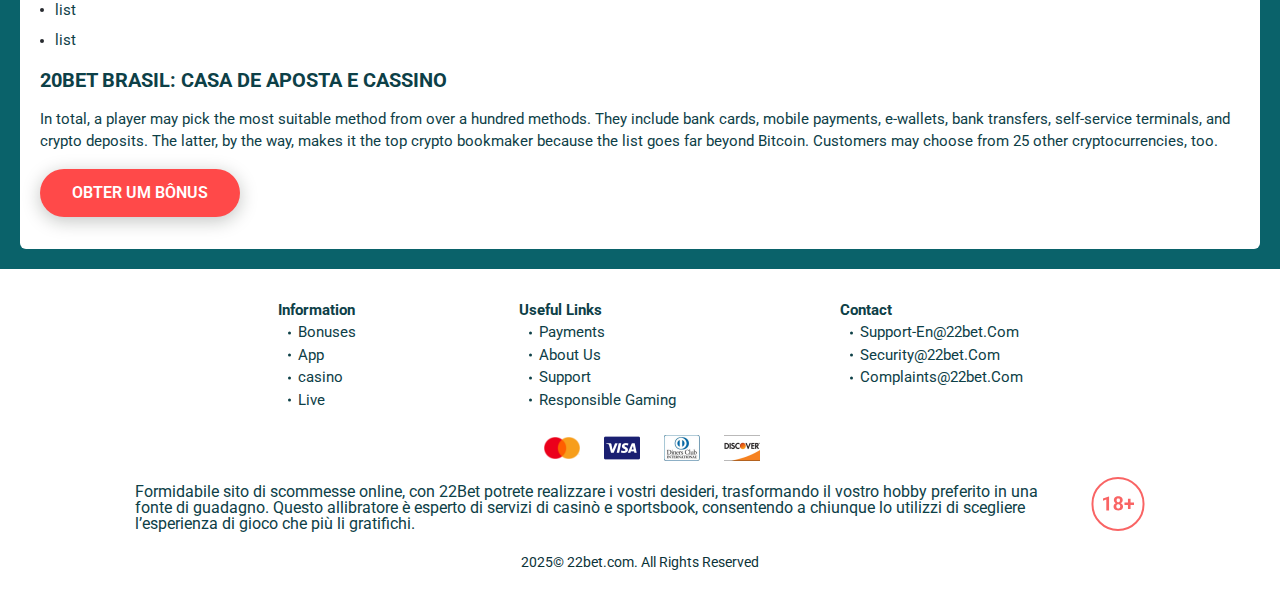
<file: support.html>
<!DOCTYPE html>
<html lang="hu">
  <head>
    <meta charset="UTF-8" />

    <meta name="viewport" content="width=device-width, initial-scale=1.0" />
    <title>20Bet Brasil: casa de aposta e cassino</title>
    <meta name="description" content />
    <meta property="og:site_name" content />
    <meta property="og:title" content />
    <meta property="og:type" content="website" />
    <meta property="og:url" content />
    <meta property="og:image" content />
    <meta property="og:image:alt" content />
    <meta property="og:locale" content="hu" />
    <meta property="og:description" content />
    <link rel="preconnect" href="https://fonts.googleapis.com" />
    <link rel="preconnect" href="https://fonts.gstatic.com" crossorigin />
    <link
      href="https://fonts.googleapis.com/css2?family=Poppins&family=Roboto:wght@400;500;700&display=swap"
      rel="stylesheet"
    />
    <link rel="stylesheet" href="./css/reset.css" />
    <link rel="stylesheet" href="./css/main.css" />
    <link rel="stylesheet" href="./css/media.css" />
    <link rel="icon" href="./images/Group.png" type="image/x-icon" />
    <script
      src="https://code.jquery.com/jquery-3.6.1.min.js"
      integrity="sha256-o88AwQnZB+VDvE9tvIXrMQaPlFFSUTR+nldQm1LuPXQ="
      crossorigin="anonymous"
    ></script>
  </head>
  <body>
    <header class="header">
      <section class="content header__content">
        <a href="./index.html" class="logo header__logo"
          ><img src="./images/logo.svg" alt="logo" title
        /></a>
        <button class="header__btn-menu">
          <svg
            width="16px"
            height="16px"
            viewBox="0 0 16 16"
            xmlns="http://www.w3.org/2000/svg"
          >
            <rect y="0" width="16" height="3" rx="1.5"></rect>
            <rect y="6.5" width="16" height="3" rx="1.5"></rect>
            <rect y="13" width="16" height="3" rx="1.5"></rect>
          </svg>
        </button>

        <nav class="menu header__menu">
      <ul class="header__menu-list">
                
              <li>
                <a href="./bonus.html">
                 Bonuses
                </a>
              </li>
              
              <li>
                <a href="./app.html">
                 App
                </a>
              </li>
               <li>
                <a href="./casino.html">
                casino
                </a>
              </li> <li>
                <a href="./live.html">
                 live
                </a>
              </li> 
               </li> <li>
                <a href="./payments.html">
                 Payments
                </a>
              </li> 
             
             
            </ul>
          <div class="header__button header__button-menu">
            <a href="#" class="button button__login-menu">log in</a>
            <a href="#" class="button button__menu">registration</a>
          </div>
        </nav>

        <a href="#" class="button button__login">log in</a>
        <a href="#" class="button button__singup">registration</a>
        <div id="clock" class="header__time">00:00</div>
       <div class="header__language">
                <div class="header__flag-wrap">
                  <a class="header__country" href="#">
                    <span><img src="./images/flag.png" alt=" Flag" title /></span>
                    <span>hu</span>
                  </a>
                </div>
                 <!-- <div class="header__flag-menu">
                  <ul>
                    
                    <li>
                      <a href="#" class="header__flag-link">
                        <span>
                          <img src="./images/flag.png" alt="flag" title />
                        </span>
                        <span>en</span>
                      </a>
                    </li>
                    <li>
                      <a href="#" class="header__flag-link">
                        <span>
                          <img src="./images/flag-bd.png" alt="flag" title />
                        </span>
                        <span>bd</span>
                      </a>
                    </li>
                    
                   
                  </ul>
                </div> -->
              </div>
      </section>
    </header>
    <main class="main home main-page">
      <section class="hero hero__page">
        <div class="background background-page">
          <img src="./images/registration/bg-support.webp" alt="hero" title />
        </div>
        <div class="hero__wrapper hero__wrapper-page">
          <div class="hero__data hero__data-bonus">
            <ul
              class="breadcrumbs"
             
            >
              <li
                
              >
                <a href="#" >
                  <span >Home</span></a
                >
                
              </li>
              <li
               
              >
                <a href="#" >
                  <span >Support</span></a
                >
                
              </li>
            </ul>
            <h1 class="title general hero__title">20Bet Brasil: Casa de Aposta e Cassino
            </h1>

            <a href="#" class="button hero__button hero__button-bonus"
              >Obter um Bônus</a
            >
            <span class="hero__span"
              >18+ T&C apply | begambleaware.org | Play Responsibly</span
            >
          </div>
        </div>
      </section>
      <section class="main__wrap main__wrap-page">
        <aside class="sidebar sidebar-left">
          <div class="sidebar-left__review">
            <div class="menu__review-desk sidebar__desk">Navigation
</div>
            <ul class="menu__review sidebar__list">
              <li><a href="#">Review of 20Bet</a></li>
              <li><a href="#">Registration</a></li>
              <li><a href="#">20Bet Betting </a></li>
              <li><a href="#">Layouts and navigation</a></li>
              <li><a href="#">Sports betting</a></li>
              <li><a href="#">Live betting</a></li>
              <li><a href="#">Live stream</a></li>
              <li><a href="#">Cash out</a></li>
            </ul>
          </div>
        </aside>
        <section class="content__wrapper content__wrapper-page">
          <section class="content menu-review__content">
            <div class="menu__review-desk menu__review-content">
              Navigation

            </div>
            <ul class="menu__review menu__review-list">
              <li><a href="#">Review of 20Bet</a></li>
              <li><a href="#">Registration</a></li>
              <li><a href="#">20Bet Betting </a></li>
              <li><a href="#">Layouts and navigation</a></li>
              <li><a href="#">Sports betting</a></li>
              <li><a href="#">Live betting</a></li>
              <li><a href="#">Live stream</a></li>
              <li><a href="#">Cash out</a></li>
            </ul>
          </section>
          <section class="content article">
            <p>
              22BET is an online bookmaker that offers simple registration and a
              wide selection of payment methods, allowing everybody to gamble
              online. In case you are searching for a fair coefficient and
              responsive customer support, this is a perfect solution. It’s also
              one of the top Bitcoin sportsbooks on the Internet because it
              supports 26 cryptocurrencies. Let’s go over the main details you
              must know before getting started.
            </p>
          </section>
        <section class="content registration">
           <div class="background">
            <img src="./images/registration/banner-support.webp" alt="banner" title>
           </div>
<div class="registration__box">
               <div class="registration__info">
<h2 class="title__registration">Any questions or suggestions?</h2>
              
              <form action="/submit" method="post">
  <input
    type="text"
    id="name"
    name="name"
    placeholder="Name"
   
    required
  >

 
  <input
    type="email"
    id="email"
    name="email"
    placeholder="Email"
    
    required
  >
  <textarea
  id="text"
  name="text"
  placeholder="Your message"
  rows="4"
  required
></textarea>
  
</div>

<label class="registration__consent custom-checkbox">
  <input type="checkbox" name="consent" required>
  <span class="checkbox-icon"></span>
  <span class="registration__forgot">
    Please confirm you <a href="#">consent</a> to your personal information being processed and shared with third parties
  </span>
</label>

  <button type="submit" class="button submit">Registrieren</button>
</form>


             
     </div>       
        </section>
           <section class="content article">
            <h2 class="title high article__title">
              20Bet Brasil: Casa de Aposta e Cassino
            </h2>
            <p>
             Formidabile sito di scommesse online, con <a href="#">22Bet</a> potrete realizzare i vostri desideri, trasformando il vostro hobby preferito in una fonte di guadagno. Questo allibratore è esperto di servizi di casinò e sportsbook, consentendo a chiunque lo utilizzi di scegliere l’esperienza di gioco che più li gratifichi.
            </p>
             <ol >
              <li>list</li>
              <li>list</li>
              <li>list</li>
              <li>list</li>
              
            </ol>
            <ul >
              <li>list</li>
              <li>list</li>
              <li>list</li>
              <li>list</li>
              
            </ul>

            <h3>20Bet Brasil: Casa de Aposta e Cassino</h3>

            <p>
              In total, a player may pick the most suitable method from over a
              hundred methods. They include bank cards, mobile payments,
              e-wallets, bank transfers, self-service terminals, and crypto
              deposits. The latter, by the way, makes it the top crypto
              bookmaker because the list goes far beyond Bitcoin. Customers may
              choose from 25 other cryptocurrencies, too.
            </p>
            <a href="#" class="button article__button">Obter um Bônus</a>
          </section> 
          
        </section>
      </section>
    </main>
  <footer class=" footer ">
      <section class="content footer__content">
        <ul class="footer__menu">
          <li>
            <div>Information</div>
            <ul class="footer__info">
              <li><a href="./bonus.html">Bonuses</a></li>
              <li><a href="./app.html">App</a></li>
               <li><a href="./casino.html">casino</a></li>
                <li><a href="./live.html">Live</a></li>
            </ul>
          </li>
          <li>
            <div>Useful Links</div>
            <ul class="footer__info">
              <li><a href="./payments.html">Payments</a></li>
               <li><a href="./about-us.html">About Us</a></li>
                <li><a href="./support.html">Support</a></li>
              <li><a href="./responsible.html">Responsible Gaming</a></li>
              
            </ul>
          </li>
          <li>
            <div>Contact</div>
            <ul class="footer__info">
              <li><a href="mailto:Support-En@22bet.Com">Support-En@22bet.Com</a></li>
              <li><a href="mailto:Security@22bet.Com">Security@22bet.Com</a></li>
              <li><a href="mailto:Complaints@22bet.Com">Complaints@22bet.Com</a></li>
            </ul>
          </li>
        </ul>
       
          <ul class="footer__cards-list">
            <li>
                <a href="#"
                  ><img
                    src="./images/mastercard.png"
                    alt="mastercard"
                    title
                /></a>
              </li>
            <li>
              <a href="#"
                ><img src="./images/visa.png" alt="cardvisa" title
              /></a>
            </li>
            <li>
                <a href="#"
                  ><img src="./images/diners.png" alt="diners" title
                /></a>
              </li>
              <li>
                <a href="#"
                  ><img src="./images/discover.png" alt="discover" title
                /></a>
              </li>
            
          </ul>
       
        <div class="footer__wrapp">
          <div class="footer__text">
            <p>
                Formidabile sito di scommesse online, con 22Bet potrete realizzare i vostri desideri, trasformando il vostro hobby preferito in una fonte di guadagno. Questo allibratore è esperto di servizi di casinò e sportsbook, consentendo a chiunque lo utilizzi di scegliere l’esperienza di gioco che più li gratifichi.
            </p>
            
           
          </div>
          <div class="footer__age">
            <img src="./images/age.svg" alt="age" title />
          </div>
        </div>
        <p class="footer__copy">2025&copy; 22bet.com. All Rights Reserved</p>
      </section>
    </footer>

    <script src="./js/sidebar.js" defer></script>
    <script src="./js/expander.js" defer></script>
    <script src="./js/mobile-menu.js" defer></script>
    <script src="./js/clock.js" defer></script>
     <!-- <script src="./js/flag.js" defer></script> -->
  </body>
</html>
</file>
<file: css/main.css>
html {
  -webkit-text-size-adjust: 100%;
  scroll-behavior: smooth;
}

body {
  display: block;
  position: relative;
  width: 100%;
  background: #0a626a;
  font-family: "Roboto", sans-serif;
  font-size: 15px;
  font-weight: 400;
  line-height: 150%;
  text-align: left;
  color: #0d4047;
  overflow-x: hidden;
}

body.no-scroll {
  overflow: hidden;
}


.content {
  display: block;
  position: relative;
  width: 100%;
  max-width: 1040px;
  /* max-width: 100%; */
  /* overflow: hidden; */
  border-radius: 6px;
  background: #ffffff;
  padding: 32px 20px;
  margin: 0 auto 20px auto;
}

h1,
h2,
h3,
h4,
.title {
  display: block;
  position: relative;
  font-size: 32px;
  font-weight: 700;
  line-height: 120%;
  text-align: center;
  color: #FFFFFF;
}

h1,
.title.general {
  text-transform: uppercase;
}

h2,
.title.high {
  display: flex;
  align-items: center;
  justify-content:flex-start;
  font-size: 24px;
  line-height: 120%;
  color: #FFFFFF;
  text-transform: uppercase;
 background: #054146;
border-radius: 6px;
width: 100%;
padding: 8px 12px;
margin-left: auto;margin-right: auto;


}


h3,
title.medium {
  font-size: 20px;
  line-height: 120%;
  text-align: left;
  text-transform: uppercase;
  color: #0D4047;
}

article > *,
.article > *,
.desk > * {
  margin-top: 16px;
}

article > *:first-child,
.article > *:first-child,
.desk > *:first-child {
  margin-top: 0 !important;
}

article > h2,
.article > h2,
.desk > h2 {
  margin-top: 32px;
}

article > h3,
.article > h3,
.desk > h3 {
  margin-top: 16px;
}

.button {
  position: relative;

  min-width: 176px;
  height: 48px;
  border-radius: 60px;
  background: #2e9344;
  overflow: hidden;
  font-size: 16px;
  font-weight: 600;
  line-height: 128%;
  text-align: center;
  text-decoration: none;
  text-transform: uppercase;
  color: #ffffff;
  white-space: nowrap;
  cursor: pointer;
  box-shadow: 0px 4px 18px 0px #0e181140;

  padding: 14px ;
  margin: 0 auto;

  transition: all 0.5s;
}

.button:hover {
  background: #2e9344;
}

.header,
.main,
.footer {
  display: flex;
  position: relative;
  justify-content: space-between;
  align-items: center;

  max-width: 1600px;
  max-width: 100%;

  margin: 0 auto;
}

.background {
  display: block;
  position: absolute;
  bottom: 0;
  left: 0;
  height: 100%;
  width: 100%;
  overflow: hidden;
}

.background img {
  position: relative;
  width: 100%;
  height: 100%;
  object-fit: cover;
  border-radius: 6px;
}

.images img {
  border-radius: 6px;
  width: 100%;
  height: 100%;
  overflow: hidden;
  display: block;
}

.faq {
  overflow-anchor: none;
}

/* -------------------HEADER---------------- */
.header {
  position: fixed;
  top: 0;
  left: 0;
  right: 0;
  width: 100%;
  z-index: 100;
  background: #054146;
}

.header__content {
  position: relative;
  display: flex;
  flex-direction: row;
  align-items: center;
  justify-content: space-between;
  max-width: 1600px;
  max-height: 80px;
  border-radius: 0;
  background: #054146;
  padding: 20px 30px;
  margin: 0 auto;
}

.logo {
  display: block;
  position: relative;
  max-width: 129px;
  margin-right: 131px;
}

.logo img {
  display: block;
  position: relative;
  width: auto;
  max-height: 48px;
}

.logo:hover {
  transform: scale(1.1);
}
.header__menu {
  display: flex;
  white-space: nowrap;
  max-height: calc(100vh - 80px);
  /* overflow-y: auto; */
}

.header__menu-list {
  display: flex;
  justify-content: center;
  align-items: center;
  white-space: nowrap;
  flex: 1 1 auto;
  gap: 8px;
  background: #124b4f;
  border-radius: 60px;
  padding: 0 28px;
}
.header__menu-list li {
  display: block;
  padding: 0 12px;
}



.header__menu-list li a {
  display: inline-flex;
  position: relative;
  align-items: center;
  font-weight: 400;
  font-size: 16px;
  line-height: 20.48px;
  text-transform: uppercase;
  color: #ffffff;
  transition: all 0.5s;
}

.header__menu-list a:hover {
  color: #2e9344;
}

.menu a {
  display: none;
}

span {
  display: inline-block;
}

.header__menu-list a img,
.header__flag img {
  width: 24px;
  height: 24px;
  vertical-align: middle;
}



.header__flag span:first-child {
  flex: 0 1 24px;
}

.header__flag {
  margin-left: 16px;
}

.button__login {
  margin-left: auto;
}

.button__login {
  min-width: 114px;
  background: #185a61;
  box-shadow: 0px 4px 18px 0px #0e181140;
  margin: 0 8px 0 auto;
}

.button__singup {
  margin: 0;
}

.button__singup:hover {
  background: #185a61;
}
.header__time {
  color: #ffffff;
  position: relative;
  padding-left: 26px;
  margin-left: 16px;
}

.header__time::before {
  content: "";
  display: block;
  position: absolute;
  width: 18px;
  height: 18px;
  top: 50%;
  transform: translateY(-50%);
  left: 0;
  background: url(../images/clock.svg) no-repeat center center / contain;
}
.button__login:hover {
  background: #2e9344;
}

.header__country {
  display: flex;
  align-items: center;
  gap: 8px;
  border-radius: 20px;
  padding: 8px 29px 8px 8px;
  padding: 8px;
  margin-left: auto;
}

.header__language {position: relative;
  margin-left: 16px;

}

/* .header__country::after{
  content: "";
    position: absolute;
    display: block;
    width: 10px;height: 10px;
     flex-shrink: 0;
    top: 50%;
    transform: translateY(-50%);
    right: 10px;
    background: url(../images/aroowDown-flag.svg)no-repeat center center / contain;
    transition: transform 0.3s ease-in-out;
}

.header__country.active::after{
  transform: translateY(-50%) rotate(180deg);
  
} */


.header__country span:last-child {
  color: #ffffff;
  font-weight: 700;
  font-size: 14px;
  line-height: 100%;
  text-transform: uppercase;
  transition: all 0.5s;
}


.header__country img,
.header__flag-link img {
  width: 24px;
  height: 24px;
  vertical-align: middle;
}

.header__menu-list li {
  display: block;
  text-align: left;
  transition: all 0.5s;
}

/* .header__menu-list li:last-child a::after{
  content: '';
  display: block;position: absolute;
  width: 12px;height: 12px;
  right: 0;
  top: 50%;
  transform: translateY(-50%);
  background: url(../images/header-arrowDown.svg) no-repeat center center / contain;
  transition: transform 0.5s ease;
}

.header__menu-list li:last-child.active a::after{
transform: translateY(-50%) rotate(180deg);
}

.header__menu-list li:last-child:hover a::after{
transform: translateY(-50%) rotate(180deg);
} */




.header__menu-wrap{
  display: none;
  
  position: absolute;
  left: -13px;
  top: 20px;
  height: auto;
  background: #1C5559;
  border-radius: 0 0 8px 8px;
  padding: 8px 10px;
  
z-index: 100;
overflow-y:hidden;
}
.header__menu-list > li {
  position: relative;
}

.header__menu-wrap ul li:nth-last-child(-n+1){
  display: block;
}

.header__menu-list li .header__menu-wrap ul li a{
  color:#FFFFFF !important;
  padding-right: 12px;
}

.header__menu-list li .header__menu-wrap ul li a::after{
  display: none;
}

.header__menu-wrap.js-expand-content.expanded {
  height: auto;
}

li.active .header__menu-wrap{
display: flex;
  gap: 8px;
}



.js-button-expander.active a::after {
 
filter: brightness(0) saturate(100%) invert(49%) sepia(92%) saturate(474%) hue-rotate(59deg) brightness(98%) contrast(97%);

}


.header__menu-list .header__menu-item{
  display: none;
}

.header__menu-list li:first-child .header__menu-item{
  padding-left: 0;
}
.header__menu-list li:first-child .header__menu-item::after {
  display: none;
}

.header__menu-wrap-list li a{
  font-size: 13px;
  line-height: 128%;font-weight: 400;
  text-transform: capitalize;
}

/* .header__menu-list li:last-child a{
  padding: 0 20px 0 12px;
 
} */

.header__menu-list li a {
  display: block;
  color: #ffffff;
  font-weight: 400;
  padding: 10px 0;
}

.header__menu li a:hover {
  color: #18c214;
}

.sidebar__country span {
  display: inline-block;
}

.sidebar__country-menu img {
  width: 24px;
  height: 24px;
  vertical-align: middle;
  margin-right: 10px;
}

.header__country.active {
  border-bottom-right-radius: 0;
  border-bottom-left-radius: 0;
}

.header__btn {
  display: none;
}

.header__flag-menu {
  display: none;
  position: absolute;
  top: 40px;
  width: 100%;
  right: 8px;
  height: auto;
  border-bottom-right-radius: 6px;
  border-bottom-left-radius: 6px;
  border-top-right-radius: 0;
  border-top-left-radius: 0;
  background: #054146;
background: #1C5559;

  padding: 10px 0;
  z-index: 9999;
}

.header__flag-link {
  display: flex;
  flex-direction: row;
  font-size: 14px;
  align-items: center;
  justify-content: center;
  padding: 0 20px;
  gap: 9px;
 
}
.header__flag-menu.active {
  display: block;
}

.header__flag-menu ul li + li {
  margin-top: 8px;
}

.header__flag-link:last-child span {
  font-weight: 700;
  color: #ffffff;
  text-transform: uppercase;
 
}

.header__flag-link span {  flex: 0 0 24px;}

/* ----------- */

.header__btn-menu {
  display: block;
  flex: 0 1 auto;
  min-width: 0;
  border: 1px solid #ffffff;
  border-radius: 10px;
  background: #0a626a;
  padding: 12px;
  margin-left: 8px;
  order: 3;
}

svg {
  position: relative;
  fill: #ffffff;
  line-height: 1;
  vertical-align: 1;
}

/* ------------------ MAIN------------- */
.main.home {
  display: flex;
  /* margin-bottom: 60px; */
}

.main__wrap {
  display: flex;
  position: relative;
  flex: 1 1 100%;
  justify-content: center;
  align-items: stretch;
  max-width: 1600px;
  padding: 20px 30px;
  padding: 100px 30px 20px 30px;
  margin: 0 auto;
}

/*--------------------MAIN__SIDEBAR-------------- */

.sidebar {
  position: relative;
  align-self: stretch;

  flex: 0 0 240px;
}

.sidebar {
  align-self: stretch;
  position: sticky;
  flex: 0 0 240px;
  top: 100px;
  bottom: 20px;
  height: calc(100vh - 110px);
  overflow: auto;
}

.sidebar::-webkit-scrollbar {
  display: none;
}

.sidebar-left__quik,
.sidebar-left__review {
  overflow: hidden;
  border-radius: 6px;
  background: #ffffff;
}

.sidebar-left__quik {
  margin-bottom: 10px;
}

.menu__review-desk {
  position: relative;
 background: #054146;

  font-weight: 700;
  font-size: 14px;
  line-height: 19.07px;
  text-transform: uppercase;
  color: #ffffff;

  padding: 6px 32px 6px 12px;
}

.top-champion__links-desk,
.top-matches__links-desk {
  position: relative;
  border-top-right-radius: 6px;
  border-top-left-radius: 6px;
  padding-left: 40px;
}
.top-champion__links-desk {
  margin-bottom: 2px;
}

.top-champion__links-desk::before,
.top-matches__links-desk::before {
  content: "";
  display: block;
  position: absolute;
  left: 12px;
  top: 50%;
  transform: translateY(-50%);
  width: 16px;
  height: 16px;
  background: url(../images/sidebar/champion.svg) center center / contain;
  transition: all 0.5s;
}

.top-matches__links-desk::before {
  background: url(../images/sidebar/matches.svg) center center / contain;
}
.top-matches__links-desk {
  margin-bottom: 8px;
}

.menu__links li,
.menu__review li {
  position: relative;
  padding: 8px 16px;
}
.menu__links li:not(:last-child),
.menu__review li:not(:last-child) {
  border-bottom: 1px solid #f1f3f5;
}

.menu__review li {
  padding: 8px 20px;
}

.menu__links li a {
  display: flex;
  align-items: center;
  font-size: 14px;
  font-weight: 300;
  color: #9299a2;
  line-height: 35px;
}

.menu__review li a {
  position: relative;
  color:#ffffff;
  font-weight: 300;
  font-size: 15px;
  line-height: 22.5px;
  padding-left: 10px;
}

.menu__review li a::before {
  content: "";
  display: block;
  position: absolute;
  top: 50%;
  transform: translateY(-50%);
  left: 0;
  border-radius: 50%;
  width: 3px;
  height: 3px;
  background: #ffffff;
}

.menu__links li a img {
  vertical-align: middle;
  margin-right: 8px;
}

.sidebar__review {
  margin-top: 20px;
}

.menu__review-content::after,
.menu__review-desk::after,
.sidebar__desk::after,
.menu__review-content::after,.sidebar__desk::after {
  content: "";
  position: absolute;
  right: 12px;
  top: 50%;
  transform: translateY(-50%);
  width: 13px;
  height: 13px;
  background: url(../images/sidebar/sidebar-arrowDown.svg) no-repeat center
    center / contain;
  transition: transform 0.3s ease-in-out;
}


.menu__review-content::after {
  width: 20px;
  height: 20px;
  right: 20px;
}

.menu__review-content.active::after,
.menu__review-desk.active::after {
  transform: translateY(-50%) rotate(180deg);
}

.sidebar__desk {
  color: #ffffff;
}

/* .sidebar__desk::after,.menu__review-content::after{
      background: url(../images/sidebar/sidebar-Arrow-Down.svg)no-repeat center center / contain;
    } */
.menu__review li:not(:last-child),
.sidebar__desk.active {
  border-bottom: 1px solid #2E9344;
}

.menu-review__content {
  display: none;
  padding: 0;
  margin-bottom: 20px;
  background: transparent;
}

.menu__review-content {
  position: relative;

  color: #ffffff;
  padding: 20px;
  border-radius: 6px;
}

.menu__links-desk {
  padding: 12px;
}
.menu__links-desk a {
  position: relative;
  display: flex;
  align-items: center;
  background: #f04c44;
  color: #ffffff;
  font-size: 13px;
  font-weight: 700;
  line-height: 34px;
  padding: 3px;
  text-transform: uppercase;
  border-radius: 60px;
}

.menu__links-desk a:hover {
  transform: scale(1.1);
}

.menu__links-desk a::after {
  content: "";
  display: block;
  position: absolute;
  top: 50%;
  transform: translateY(-50%);
  right: 30px;
  width: 38px;
  height: 7px;
  background: url(../images/sidebar/live-events-sidebar.svg);
}

.menu__review-content.active {
  border-bottom-left-radius: 0;
  border-bottom-right-radius: 0;
  border-bottom: 1px solid #2E9344;
}

.menu__review li a {
  position: relative;
  display: flex;
  transition: all 0.5s;
}

.menu__review li:hover a {
  color: #FFFFFF;
  font-weight: 800;
  
}

.menu__review li:hover a::before {
  background: #FFFFFF;
}
.menu__review li:hover{
  background: #2DB155;

}

.menu__review{
background: #054146;



}
.menu__review.active {
  display: block;

  border-radius: 0 0 6px 6px;
}
.menu__review-list {
  padding: 0;
}
.menu__review-list li {
  padding: 8px 16px;
}
.content__wrapper {
  margin: 0 10px;

  flex: 0 1 calc(100% - 240px * 2 - 10px * 2);
}

.sidebar__info {
  display: flex;
  justify-content: center;
  border-top-left-radius: 6px;
  border-top-right-radius: 6px;
  background: #ffffff;
  gap: 14px;
}
.sidebar__subtitle {
  font-size: 14px;
  font-weight: 700;
  line-height: 16.41px;
  text-transform: uppercase;
  color: #323946;
  border-top: 2px solid #0c8f9b;
  padding: 14.5px 0;
}

.sidebar__deskription {
  position: relative;
  height: 100px;
  border-bottom-left-radius: 6px;
  border-bottom-right-radius: 6px;
  background: linear-gradient(90deg, #0c8b97 0%, #2db155 100%);
}

.sidebar__deskription p {
  max-width: 153px;
  font-weight: 700;
  line-height: 16.41px;
  text-align: left;
  text-transform: uppercase;
  color: #ffffff;

  padding: 26px 0 0 20px;
}

.sidebar__deskription img {
  position: absolute;
  top: 30%;
  right: 20px;
  width: 50px;
  min-height: 110px;
}

.sidebar__links {
  background: #ffffff;
  border: 1px solid #f1f3f5;
  border-radius: 6px;
  margin-bottom: 8px;
  box-shadow: 0px -1px 0px 0px #f1f3f5;
}

.sidebar__links p,
.sidebar__links a {
  display: block;
  font-size: 14px;
  font-weight: 700;
  line-height: 19.07px;
  text-align: center;
  color: #343c4a;
  text-transform: uppercase;
  padding: 8px;
}

.sidebar__links p {
  border-bottom: 1px solid #f1f3f5;
}

.sidebar__wrap {
  max-height: 158px;
  border-bottom-left-radius: 6px;
  border-bottom-right-radius: 6px;
  background: #ffffff;
  margin-bottom: 10px;
}

.sidebar__button {
  display: inline-block;
  min-width: 130px;
  height: 35px;
  font-size: 13px;
  line-height: 15.23px;
  background: #f04c44;

  padding: 10px 15px;
  margin: 10px 0 13px 10px;
}

.sidebar__cards {
  display: flex;
  flex-direction:row;
  flex-wrap: wrap;
  gap: 10px;
}

.sidebar__cards img {
  display: block;
object-fit: cover;
  
  
}


.sidebar__cards a{
      min-height: 96px;
    display: block;
    height: 100%;

}
.sidebar__cards a img {
  position: relative;
  /* min-height: 86px;
  height: 100%; */
  display: block;
  border-top-left-radius: 3px;
  border-top-right-radius: 3px;
  border-radius: 5px;
  
}

.sidebar__text {
  position: absolute;
  bottom: 0px;
 background: #2DB155;

  border-bottom-left-radius: 5px;
  border-bottom-right-radius: 5px;
  border-radius: 5px;
  color: #ffffff;
  font-weight: 500;
  font-size: 13px;
  line-height: 15.73px;
  text-transform: uppercase;
  overflow: hidden;

  padding: 7px;
  width: 100%;
  display: flex;
  justify-content: center;
}

.sidebar__cards a .span {
  position: absolute;
  width: 44px;
  height: 44px;
  bottom: 21px;
  left: 50%;
  transform: translateX(-50%);
  border-radius: 32px 32px 10px 10px;
 background: #2DB155;

  display: flex;
  justify-content: center;
  align-items: center;
  z-index: 0;
  transition: all 0.2slinear;
}

.sidebar__cards a .span img {
  display: block;
  width: 24px;
  height: 24px;
}

/* -----------hero ----------- */
.content__wrapper {
  position: relative;
    margin-left: 20px;
  margin-right: 20px;
}

.hero {
  padding: 0;
  min-height: 380px;
  height: auto;
  display: flex;
  background: none;
  align-items: center;
  padding: 30px;
}

.hero__wrapper {
  display: flex;
  align-items: center;
}

.hero__data {
  display: block;
  text-align: left;
  position: relative;
  max-width: 500px;

  border-radius: 6px;
  padding: 12px 20px;
}

.hero__title {
 
  text-align: left;
}

.hero__data .hero__title span {
  font-size: 32px;
  font-weight: 700;
  line-height: 120%;
  color: #ffffff;
}

.hero__data p {
  color: #ffffff;
  text-align: left;
   margin-top: 16px;
}

.hero__rating {
  display: flex;
  font-weight: 700;
  align-items: center;
  justify-content: left;
  text-transform: uppercase;
  color: #ffffff;
  margin-bottom: 6px;
}

.hero__rating span{
  white-space: nowrap;
}
.hero__data .hero__rating span {
  font-weight: 700;
}
.hero__rating p {
  margin-right: 10px;
  font-weight: 400;
  margin-top: 0;
}
.hero__button {
  display: inline-block;
  min-width: 273px;
  background: #ff4949;
  box-shadow: 0px 4px 18px 0px #0e181140;
  margin-top: 16px;
  margin-bottom: 2px;
   margin-top: 16px;
}
.hero__data span {
  font-size: 15px;
  font-weight: 400;
  line-height: 18px;

  color: #ffffff;
}

.hero__data .hero__span {
  display: block;

  font-size: 10px;
  line-height: 150%;
  color: #ffffff;
  text-align: left;
  margin-left: 15px;
}

/* --------------------features----------- */
.features__content {
  display: flex;
  gap: 20px;
}
.features__wrap {
  display: flex;
  flex-direction: row;
  gap: 20px;
  width: 50%;
}

.features__title {
  margin-bottom: 16px;
}
.features__list{
  display: flex;
  flex-direction: column;
  gap: 6px;
}

.features__list li {
  position: relative;
display: flex;align-items: center;
gap: 20px;
  padding: 14.2px 20px ;
}

.features__table tr,
.features__list li {
  color: #ffffff;
  border-radius: 6px;
 background: #054146;

}
.features__table {
  border-collapse: separate;
  display: flex;
  gap: 20px;
  width: 50%
}

.features__table tr {
  font-weight: 700;
  display: flex;
  padding: 15px 20px;
}

.features__table tr td:last-child {
  font-weight: 400;
  padding-left: 10px;
}

.features__table td {
  width: 50%;
}
.features__list li img{
   width: 24px;
  height: 24px;
}
.features__group{
  display: flex;gap: 6px;
  flex-direction: column;
  width: 100%;
}

.features__content{
  display: flex;gap: 20px;
}

/* -------------banner---------------- */

.banner {
  display: flex;
  align-items: center;
  justify-content: flex-end;
  overflow: hidden;
  min-height: 300px;
  background: none;
  padding: 20px;
}

.banner__info {
  display: block;
  position: relative;

  width: 450px;
  text-align: center;
  border-radius: 6px;
  padding: 12px 20px;
  z-index: 3;
}

.banner__info .banner__title {
  flex-direction: column;
  line-height: 120%;
  font-size: 26px;
  color: #ffffff;
  align-items: center;
  text-align: center;
  text-transform: none;
  border: none;
  background: none;
  padding: 0;
  margin-bottom: 16px;
}
.banner__info .banner__subtitle {
  font-size: 18px;line-height: 100%;font-weight: 700;
  color: #ffffff;
  text-transform: uppercase;
  margin-bottom: 20px;
}
.banner__info .banner__title::after {
  display: none;
}

.banner__info .banner__title span {
  font-size: 18px;
  font-weight: 700;
  line-height: 100%;
  text-transform: uppercase;
  margin-top: 20px;
}

.banner__button,
.article .button {
  display: inline-block;
  margin-right: 0;
  min-width: 273px;
  background: #ff4949;

  box-shadow: 0px 4px 18px 0px #0e181140;
  z-index: 3;
}

.banner__button:hover {
  border: 1px solid #ffffff;
  transform: scale(1.1);
}

.banner__info span {
  font-size: 10px;
  font-weight: 400;
  line-height: 150%;
  color: #ffffff;
}
.background .banner__img {
  top: 0;
  left: 0;
  position: absolute;
  z-index: 2;
}

/* ----------------review------------- */

.article {
  display: flex;
  flex-direction: column;
}
.article ul li {
  position: relative;
  padding-left: 15px;
}

.article ul li + li {
  margin-top: 8px;
}

.article ul li::before,
.article .article__list li::before {
  content: "";
  position: absolute;
  left: 0;
  top: 50%;
  transform: translateY(-50%);
  width: 4px;
  height: 4px;
  border-radius: 50%;
  background: #282b30;
}

.article .article__list li::before {
  width: 3px;
  height: 3px;
  border-radius: 50%;
}

.article .button,
.ratings__button {
 
  display: block;
  width: max-content;
  min-width: 200px;
  margin: 16px auto 0 0;
  background: #ff4949;
}
.article .button:hover,
.ratings__button:hover {
  background: #2e9344;
}

.article a:not(.button) {
  color: #4ea522;
}

/* для нумерованного списка */

.article ol {
  counter-reset: ol;
  position: relative;
}

.article ol li {
  counter-increment: ol;
  position: relative;
  padding-left: 20px;
}

.article ol li::before {
  content: counter(ol) ".";
  display: inline-block;
  position: absolute;
  font: inherit;
  font-weight: 400;
  color: inherit;
  left: 0;
  top: 50%;
  transform: translateY(-50%);
}

/* ------------sidebar-right----------- */

.menu__casino {
  display: flex;
  flex-wrap: wrap;
  gap: 8px;
  align-items: center;
  padding: 8px;
}

.menu__casino li a {
  border-radius: 10px;
  overflow: hidden;
}

.menu__casino li a img {
  display: block;
  border-radius: 12px;
}

.main__sidebar-right {
  margin-bottom: 0;
}
/* --------------rating------------------- */
.ratings__list {
  
  display: flex;
 
  flex-wrap: wrap;
  gap: 16px;
  
}

.ratings__list li {
  position: relative;
  display: flex;
  justify-content: center;
  flex-direction: column;
  width: 100%;
 background: #054146;
border: 2px solid #054146;
  border-radius: 6px;
  padding:16px;
  color: #FFFFFF;
  
}


.ratings__content{
  display: flex;
  gap:16px;
  margin-top: 16px;
}


.ratings__info {
  display: flex;
  flex-direction:row-reverse;
  justify-content:center;
  align-items: center;
  font-size: 20px;
  line-height: 24px;
  font-weight: 700;
  text-transform: uppercase;
  margin-bottom: 16px;
}


.ratings__img{
display: flex;
justify-content: center;
}



.ratings__data span:nth-child(1){
  font-weight: 800;
}

.ratings__data {
  margin-left: 20px;
  
}

.ratings__img img{
  
  width: 40px;
  height: 40px;
}

.ratings__img img + img{
  margin-left: 4px;
}

/* ----------faq----------------------- */


.content:last-child{
  margin-bottom: 0;
}
.faq__subtitle {
  position: relative;
  font-weight: 500;
  font-size: 16px;
  line-height: 150%;
  text-align: left;
 background: #054146;

  border-radius: 6px;
  color: #ffffff;
  cursor: pointer;
  text-transform: uppercase;
  padding: 13px 60px 13px 16px;
}

.faq__list li + li {
  margin-top: 16px;
}

.faq__title {
  margin-bottom: 16px;
}

.faq__subtitle::after {
  content: "";
  display: block;
  position: absolute;
  top: 50%;
  transform: translateY(-50%);
  right: 20px;
  width: 24px;
  height: 24px;
  background: url(../images/faq-arrowDown.svg) no-repeat center center / contain;
  transition: transform 0.3s ease-in-out;
}

.faq__subtitle.active::after {
 
  transform: translateY(-50%) rotate(180deg);
}

.faq__item {
  position: relative;
}

.faq__subtitle.active {
  border-radius: 6px 6px 0 0 ;
  
}

.faq__answer {
  position: relative;
  color: #0d4047;
  padding: 13px 16px;
  border-radius:0 0 6px 6px;
 background: #DCE6EA;
  border-top: none;
  border-top-left-radius: 0;
  border-top-right-radius: 0;
}

.js-expand-content {
  display: none;
  overflow: hidden;
}

.js-expand-content.expanded {
  height: 100%;
}

/* ---------main__arrow------ */
.main__arrow {
  display: block;
  position: fixed;
  width: 42px;
  height: 42px;
  right: 20px;
  
  bottom: 20px;
  background: url(../images/ArrowUp.svg) no-repeat center center / contain;
  z-index: 100;
}

/* ------------footer----------------- */
.footer {
  display: flex;
  position: relative;

  background: #ffffff;
}

.footer__content {
  padding: 30px 10px;
  padding: 30px 10px 30px 30px;
  background: transparent;
}
.footer__menu {
  display: flex;
  justify-content: space-evenly;
  flex-wrap: wrap;
  gap: 16px;
}

.footer__menu div {
  font-weight: 700;
  color: #0d4047;
  white-space: nowrap;
}

.footer__menu li {
  position: relative;
  color: #0d4047;
  padding-left: 20px;
  
}
.footer__info {
  position: relative;
}

.footer__menu .footer__info li::before {
  content: "";
  display: block;
  position: absolute;
  top: 50%;
  transform: translateY(-50%);
  left: 10px;
  width: 3px;
  height: 3px;
  border-radius: 50%;
  background: #0d4047;
}
.footer__info a {
  color: inherit;
}

.footer__cards-list {
  display: flex;
  flex-wrap: wrap;
  align-content: center;
  justify-content: center;
  align-items: center;
  margin-bottom: 16px;
}

.footer__cards-list li {
  margin-left: 24px;
  margin-top: 24px;
}

.footer__cards-list li img {
  width: 100%;
  width: 36px;
  height: 26px;
  height: auto;
  display: block;
}

.footer__text {
  margin-right: 24px;
}

.footer__text p {
  font-size: 16px;
  font-weight: 400;
  line-height: 100%;
}

.footer__text p + p {
  margin-top: 8px;
}

.footer__wrapp {
  display: flex;
  flex-direction: row;
  justify-content: space-between;
  align-items: center;
  margin-bottom: 16px;
  padding: 0 5px;
}

.footer__age img {
  max-width: 54px;
  max-height: 55px;
}

.footer__information {
  display: flex;
  justify-content: center;
}

.footer__information li + li {
  margin-left: 24px;
}

.footer__copy {
  color: #0b3338;
  font-size: 14px;
  line-height: 16.41px;
  text-align: center;
}

/* --------------bonus page------------- */
.breadcrumbs {
  display: flex;
  text-align: center;
  justify-content: left;
  /* margin-bottom: 12px; */
  white-space: nowrap;
}

.breadcrumbs li:not(:last-child) a {
  padding-left: 0;
}

.breadcrumbs li a span {
  font-weight: 400;
  color: #ffffff;
  padding: 10px;
}

.breadcrumbs li:first-child a:hover span {
  color: #2e9344;
}

.breadcrumbs li:last-child a span {
  font-weight: 700;
  cursor: default;
}

.breadcrumbs li:first-child a span {
  padding-left: 0;
}

.breadcrumbs > li:not(:last-child):after {
  content: "|";
  position: relative;
  color: #ffffff;
}



.main-page.home {
  
  display: block;
}

.main__wrap-page {
  justify-content: flex-start;
  padding:  20px 30px;
}

.home .hero__page {
  position: relative;
  width: 100vw;
  display: flex;
  justify-content: start;
  align-items: center;
  background: linear-gradient(
    to right,
    rgba(23, 25, 35, 0.8) 100%,
    rgba(23, 25, 35, 0.6) 40%,
    rgba(23, 25, 35, 0.2) 70%,
    rgba(23, 25, 35, 0.8) 80%
  );
  padding-top: 24px;
  padding-bottom: 24px;
  padding-left: calc(50% - 492px);
  padding-right: calc(50% - 492px);
  margin-top: 80px;
}

.content__wrapper-page {
  top: 0;
  margin-right: 0;
}

.content.bonuses {
  padding: 0;
  background: none;
}

.bonuses__list {
  display: flex;
  flex-wrap: wrap;
  gap: 20px;
  display: grid;
  grid-template-columns: repeat(1, 1fr);
}

.bonuses__item {
  display: flex;
  flex-direction: row;
  align-items: center;
background: #FDFDFD;

  height: auto;
  border: 2px solid #DCE6EA;
  border-radius: 6px;
  overflow: hidden;
}



.bonuses__item > * {
  position: relative;
  color: #ffffff;
}

.bonuses__item + .bonuses__item {
  margin-top: 0;
}

.bonuses__item:before {
  display: none;
}

.bonuses__img {
  height: 100%;
  width: 100%;
  max-width: 308px;
 
}

.bonuses__img img {
  display: block;
  width: 100%;
  height: 100%;
}

.bonuses__desc {
  text-align: left;
  padding:  24px;
  
}

.bonuses__desc p {
  text-align: left;
  color: #0D4047;
  text-transform: none;
  font-size: 16px;
  line-height: 160%;
}

.title.bonuses__title {
  display: inline-block;
  flex-direction: column;
  color: #ffffff;
text-align: left;
border-radius: 6px;
  font-size: 24px;
  line-height: 120%;
  align-items: center;
  border-radius: 6px;
  position: relative;
  border: none;
 width: auto;

  margin-bottom: 12px;
  margin-left: auto;
  
}

.title.bonuses__title::after {
  display: none;
}

.bonuses__buttons {
  display: flex;
  justify-content: left;
flex-direction: row-reverse;
  gap: 12px;
  margin-top: 12px;
}

.bonuses__button {
  display: inline-block;
  min-width: 132px;
 
  height: 39px;
  font-weight: 600;
  font-size: 12px;
  line-height: 128%;
  margin-top: 0;
  margin: 0;
   padding: 12px;
}

.bonuses__button:first-child {
  background: #ff4949;
 
}

.bonuses__button:first-child:hover {
background: #38BB52;
}

.bonuses__button:last-child {

  background: #38BB52;


  
}

.bonuses__button:last-child:hover {
  background: #ff4949;
 

}

/* --------------------app-page------------- */

.breadcrumbs-page {
  justify-content: center;
}

.hero__title-page,
.hero__data-page p,
.hero__data-page .hero__span-page {
  text-align: center;
}
.hero__data-page .hero__span-page {
  margin-left: 0;
  margin-top: 8px;
}

.hero__button-page {
  display: block;
  margin-left: auto;
  min-width: 267px;
  width: max-content;
  margin-top: 0;
}
.banner__app {
  position: relative;
  display: flex;
  align-items: center;
  min-height: 200px;
  border-radius: 6px;
  border: 1px solid #ffe000;
  padding: 14px 32px;
}
.banner__logo {
  max-width: 244px;
  flex: 0 0 244px;
  margin-right: 0;
  margin-left: 123px;
  z-index: 3;
}

.banner__logo img {
  max-height: 91px;
}

.banner__content-app {
  display: flex;
  flex-direction: row;
  align-items: center;
}
.banner__btn {
  display: flex;
  flex-direction: row;
  position: relative;
  min-width: 225px;
  height: 72px;
  font-size: 16px;
  font-weight: 600;
  line-height: 128%;
  text-align: center;
  text-decoration: none;
  justify-content: center;
  align-items: center;
  border-radius: 50px;
 background: #248E44;
border: 2px solid #FFFFFF;

  text-transform: uppercase;
  text-align: center;
  color: #ffffff;
  gap: 16px;
  cursor: pointer;
  padding: 16px 38px;
  padding: 16px ;
  margin: 0 auto;
  margin-left: 0;
  margin-right: 0;
  transition: all 0.3s ease;
  overflow: hidden;
}

.banner__btn:hover {
  transform: scale(1.1);
}

.button__wrap-app {
  display: flex;
  flex-direction: row;
  justify-content: center;
  gap: 19px;
 
  border-radius: 50px;
  z-index: 3;
  
  margin-top: 32px;
  margin-bottom: 32px;
}

.banner__btn-android {
  min-width: 244px;
  background: #10707C;


}


.hero__data-page {
  max-width: 550px;
}

.hero__page-app {
  height: auto;
  min-height: 562px;
}
.hero__list {
  display: flex;

  margin-left: auto;
  margin-right: auto;
  justify-content: center;
  gap: 20px;

  border-radius: 300px;
 
  margin-bottom: 32px;
}
.hero__list li {
  position: relative;
  display: flex;
  flex-direction: row;
  align-items: center;
  text-align: center;
  background: #054146;
border: 1px solid #FFFFFF;
border-radius:10px;
    /* flex: 0 0 100px; */
  font-weight: 600;
  font-size: 16px;
 
border-radius: 6px;
  line-height: 140%;
  color: #ffffff;
gap: 5px;
  
  padding: 12px  ;
}

.hero__list li img{
  width: 48px;height: 48px;

}

.background-page img{border-radius: 0;}

/* -----------casino-page----------- */
.casino{
  background: none;
  padding: 0;
}
.casino ul,.live ul{
  display: grid;
  grid-template-columns: repeat(3,1fr);
  gap: 20px;
}
.casino ul li,.live ul li{
  background: #054146;

  overflow: hidden;
  border-radius: 6px;
  display: flex;
  flex-direction: column;
}
.casino ul li a{
  display: block;
display: flex;
  flex-direction: column;
  height: 100%;
  
  
}
.casino ul li img{
  display: block;width: 100%;height: 100%;
  height: auto;

}

.casino ul li h2{
  font-size: 18px;
  font-weight: 700;line-height: 120%;
  color:#ffffff;
  border: none;
  justify-content: center;
background: #054146;

width: 100%;
  padding: 12px;
    border-radius: 0 0 6px 6px;
    

}

.casino ul li h2::after{
  display: none;
}


/* ------------live-page-------- */
.live ul li h2{
  background: #054146;


}

/* -----------registration-page------------- */
.registration{
  
  background: none;
  display: flex;
  align-items: center;
  min-height: 400px;
  padding: 32px;
}


    .title__registration{
      color: #0D4047;
      font-size: 24px;line-height: 120%;
      background: none;
      text-align: center;
      justify-content: center;
      padding: 0;
      border:none;
      margin-bottom: 0;
    }

    .title__registration::after{
      display: none;
    }

    .registration__info{
      position: relative;
      width: 100%;
      display: flex;
      flex-direction: column;
      justify-content: center;
z-index: 1;
    }

    .registration__forgot{
      position: relative;
      font-size: 14px;font-weight: 400;line-height: 120%;text-align: left;
      color: #0D4047;
      
     
    }

     .registration__forgot a{
      color: #4EA522;
      text-decoration: underline;
     }

    form {
   
    border-radius: 16px;
    
    width: 100%;
    /* max-width: 100%; */
    display: flex;
    flex-direction: column;
    gap: 16px;
    margin-bottom: 13px;
    margin-top: 20px;
  }

  input[type="email"],input[type="text"], textarea{
    padding: 13px 20px;
    border-radius: 50px;
   background: #FFFFFF;
border: 1px solid #C3CCD9;
    color: #0D4047;
    font-size: 16px;
    font-weight: 400;
    line-height: 24px;
    width: 100%;
    transition: border 0.3s ease;
  }

  textarea{
    border-radius: 24px;
  }
.input-password-wrapper{
  position: relative;
  width: 100%;
}
.toggle-password{
  position: absolute;
  right: 13px;top: 50%;
  transform: translateY(-50%);
}


  input::placeholder,textarea::placeholder {
    color: #6F7B8D;
    text-transform: none;
  }

  input:focus,textarea:focus {
    outline: none;
    border-color: #0A626A;
  }

  .submit {
   min-width: 100%;
   background: #FF4949;
   margin-top: 16px;

  }

  .custom-checkbox {
  display: flex;
  align-items: flex-start;
  gap: 10px;
  cursor: pointer;
  font-size: 14px;
  line-height: 1.4;
  user-select: none;
}

.custom-checkbox input[type="checkbox"] {
  display: none;
}

.registration__box{
  background: #FFFFFF;
  border-radius: 6px;
padding: 32px;
z-index: 1;
width: 50%;
margin-left: auto;margin-right: auto;
}

.checkbox-icon {
  width: 20px;
  height: 20px;
  flex-shrink: 0;
  background-image: url('../images/registration/heckbox.svg'); 
  background-size: contain;
  background-repeat: no-repeat;
  margin-top: 3px;
  transition: 0.3s ease;
}

.custom-checkbox input[type="checkbox"]:checked + .checkbox-icon {
  background-image: url('../images/registration/checkbox-active.svg'); 
}
</file>
<file: css/media.css>
@media screen and (max-width: 480px) {
  .content {
    margin-left: 0;
    margin-right: 0;
  }
}

/* ----------------header------------------- */

@media screen and (max-width: 1575px) {
    .ratings__img img {
    width: 32px;
    height: 32px;
}

}

@media screen and (max-width: 1527px) {
  .ratings__list li {
    padding: 12px;
  }

  .ratings__img img {
    width: 32px;
    height: 32px;
}

.ratings__img img + img {
    margin-left: 4px;
}
}

@media screen and (max-width: 1340px) {
  .header__wrap-nav {
    margin-right: auto;
  }

  .header__app span:nth-child(3n) {
    display: none;
  }
  .logo {
    margin-right: 50px;
  }
}

@media screen and (max-width: 1281px) {
  .header__btn-menu.active {
    background: #0a626a;
  }
}

@media screen and (min-width: 1211px) {
  .header__btn-menu {
    display: none;
  }
}

@media screen and (max-width: 1211px) {
  .header__btn-menu svg {
    display: block;
    margin: 0;
  }
}

@media screen and (max-width: 1211px) {
  .header__btn-menu svg rect {
    transform-origin: 50% 50%;
    transition: all 0.5s;
  }
}

@media screen and (max-width: 1211px) {
  .header__btn-menu.active svg rect:nth-child(1) {
    x: -2px;
    y: 6px;
    width: 20px;
    transform: rotate(225deg);
  }

  .header__btn-menu.active svg rect:nth-child(3) {
    opacity: 0;
  }

  .header__btn-menu.active svg rect:nth-child(2) {
    x: -2px;
    y: 6px;
    width: 20px;
    transform: rotate(135deg);
  }
}

@media screen and (max-width: 1211px) {
  .header__menu {
    position: fixed;
    top: 80px;
    left: 0;
    width: 100%;
    height: 0;
    overflow: hidden;
    background: #0a626a;
    text-align: center;
    z-index: 100;
    transition: height 0.5s ease, opacity 0.5s ease;
    opacity: 0;
    padding: 20px 50px;
    overflow-y: auto;
    display: block;
  }

  .header__menu.active {
    display: block;
    height: 100vh;
    opacity: 1;
  }

  .header {
    z-index: 101;
  }
}

@media screen and (max-width: 1211px) {
  .header__menu ul {
    display: flex;
    flex-direction: column;
    justify-content: center;
    text-align: center;
    margin-bottom: 16px;
    gap: 5px;
    background: none;
  }

  .header__menu ul li {
    font-size: 15px;
    white-space: nowrap;
    padding: 5px;
  }

  .header__menu ul li + li {
    margin-top: 5px;
  }

  .menu ul li:not(:last-child) {
    margin-right: 0;
  }

  .logo {
    margin-right: auto;
  }

  /*  */
.header__menu-list li a{
padding: 0;
}
    .header__menu-list li:last-child a{
    padding-right: 0;
  }
  .header__menu-list li:last-child a::after,.header__menu-wrapper{
    display: none;
  }
  .header__menu-list .header__menu-item {
  display: block;
}
}

@media screen and (max-width: 1166px) {
  .ratings__img img {
    width: 28px;
    height: 28px;
  }
}

@media screen and (max-width: 924px) {
  .banner__info {
    background: rgba(0, 0, 0, 0.5);
    border-radius: 6px;
  }
}
@media screen and (max-width: 840px) {
  .ratings__content {
    flex-direction: column;
  }
}
@media screen and (max-width: 825px) {
  
  .rating__table img {
    width: 26px;
    height: 26px;
  }
  .rating__table img + img {
    margin-left: 2px;
  }

  .table tr td:nth-child(1) {
    flex: 0 0 200px;
  }
}

@media screen and (max-width: 774px) {
  .header__button-menu > .button__login-menu {
    display: inline-block;
    background: #00aa81;

    margin: 0;
  }

  

  .button__login-menu:hover {
    background: #2e9344;
  }

  .menu .button__singup {
    display: none;
  }

  .header__button {
    display: block;
  }
}

@media screen and (max-width: 748px) {
  .features__content {
    flex-direction: column;
  }

  .features__wrap,
  .banner {
    width: 100%;
  }

  .banner__button {
    margin-left: 0;
    margin-bottom: 8px;
  }

  .banner__info {
    display: flex;
    flex-direction: column;
    justify-content: center;
    align-items: center;
    bottom: 3%;
   
  }
}

@media screen and (max-width: 732px) {
  .button__login {
    display: none;
  }
}

@media screen and (max-width: 687px) {
  .rating__table img {
    width: 22px;
    margin: 0;
  }

  .rating__table tr {
    padding: 16px;
  }
}

@media screen and (max-width: 664px) {
  .menu .button__singup {
    display: inline-block;
    margin: 0;
    margin-left: 10px;
  }

  .banner__info {
    /* background: rgba(13, 29, 52, 0.7); */
    border-radius: 10px;
  }

  .rating__table tr {
    flex-direction: column;
    gap: 8px;
  }
  .table td {
    justify-content: center;
  }
  .table tr td:nth-child(1),
  .table tr td:nth-child(3) {
    flex: 0;
  }
  .table tr td:nth-child(3) {
    margin-left: 0;
  }

  .header__menu .header__button-menu {
    display: flex;
    flex-direction: column;

    justify-content: center;
    align-items: center;
  }

  .header__menu .button__menu {
    display: inline-block;
    margin-top: 20px;
  }
}

@media screen and (max-width: 606px) {
  h2,
  .title.high {
    width: auto;
  }
}

@media screen and (max-width: 561px) {
  .banner__info {
    min-width: 0;
  }

  
}

@media screen and (max-width: 509px) {
  .banner__info {
    text-align: center;
  }

  .banner__info .banner__title {
    display: block;
    text-align: center;
  }

  .table tr td:nth-child(1) {
    font-size: 14px;
    font-weight: 500;
  }
}

@media screen and (max-width: 468px) {
  .header__flag {
    margin-right: 0;
  }

  .title.bonuses__title {
    font-size: 28px;
  }


  .hero__data,
  .hero__title {
    text-align: center;
  }

  .hero__rating {
    justify-content: center;
  }

  .banner__info .banner__title {
    line-height: 28px;
  }

  .hero__data p,
  .hero__data .hero__span {
    text-align: center;
  }
  .hero__data .hero__span {
    margin-left: 0;
  }
}

@media screen and (max-width: 447px) {
  .table tr td:nth-child(1) {
    font-weight: 700;
  }
  .main__wrap {
    padding: 20px 10px 10px 10px;
  }
}

@media screen and (max-width: 1440px) {
  .sidebar-left {
    display: none;
  }

  .header__content {
    padding-left: 20px;
    padding-right: 20px;
  }
}

@media screen and (max-width: 1440px) {
  .menu-review__content {
    display: block;
    padding: 0;

    background: #ffffff;
    background: #054146;

  }

  .menu-review-desk {
    padding: 16px;
  }

  .menu-review__content > .menu-review__list.active {
    display: block;
  }
}

/* -----------------main--------- */

@media screen and (max-width: 1440px) {
  .main__wrap {
    padding:100px 20px 20px 20px;
  }
  .main__wrap-page {
    padding: 20px ;
  }

  .content__wrapper {
    flex: 1 1 100%;
    margin: auto 20px 0 0;
  }

  .content__wrapper .content {
    max-width: 100%;
    margin-left: 0;
    margin-right: 0;
  }

 
}

@media screen and (max-width: 1211px) {
  

  .hero__data {
    background: rgba(0, 0, 0, 0.5);
    padding: 20px;
    border-radius: 10px;
  }
}


@media screen and (max-width: 1100px) {
  .content__wrapper {
    flex: 1 1 100%;
    margin-right: 0;
    max-width: 100%;
  }
}

@media screen and (max-width: 560px) {
  .main.home {
    display: block;
  }
}

/* -----------features---------------- */

@media screen and (max-width: 1189px) {
  table td:first-child {
    width: 60%;
    font-weight: 700;
  }

  table td:last-child {
    width: 40%;
  }

  .features__table td:last-child {
    white-space: nowrap;
  }

  table tr {
    padding: 10px;
  }

  .ratings__list li {
    padding: 16px;
  }
}

@media screen and (max-width: 1100px) {
  .sidebar-right {
    display: none;
  }
}

@media screen and (max-width: 850px) {
  .features__wrap ,.features__table,.features__content {
    flex-direction: column;
    
  }

  .features__list,.features__wrap,
  .features__table {
    width: 100%;
  }
      table td:first-child,    table td:last-child {
        width: 50%;}
}

@media screen and (max-width: 821px) {
  .features__info {
    width: 100%;
  }
  .features__list {
    flex-direction: column;
    width: 100%;
    
  }
}

@media screen and (max-width: 800px) {
  .features {
    display: block;
  }

  .banner__title {
    font-size: 28px;
  }

   .main__wrap {
    padding:100px 10px 20px 10px;
  }

   .main__wrap-page {
    padding: 20px  10px;
  }

  .banner__backgroud img{
    object-position: 1%;
  }
}



@media screen and (max-width: 750px) {
  .ratings__list li {
    width: 100%;
  }

  

  .ratings__button {
    margin-left: auto;
  }

  .hero__title {
    font-size: 28px;
  }

  .banner__title {
    font-size: 24px;
  }

  .review__title,
  .ratings__title,
  .faq__title {
    font-size: 28px;
  }
}

@media screen and (max-width: 713px) {
  .background img {
    object-position: 79%;
  }
.banner__backgroud img{
    object-position: 20%;
  }
  

  .hero {
    padding: 20px;
  }

  .hero__data {
    background: rgba(0, 0, 0, 0.5);
    padding: 20px;
    border-radius: 10px;
  }
  .header__content {
    padding: 30px 15px;
  }

  

 
}

@media screen and (max-width: 650px) {
  table {
    flex-direction: column;
  }
  .about__group {
    width: 100%;
  }
  .about__group + .about__group {
    margin-left: 0;
    margin-top: 8px;
  }
}

@media screen and (max-width: 600px) {
  .review__title,
  .ratings__title,
  .faq__title {
    font-size: 24px;
    line-height: 32px;
    white-space: wrap;
  }
  .hero__title {
    font-size: 24px;
  }

  

  .banner__info {
    width: 100%;
  }
}

@media screen and (max-width: 576px) {
  .button__wrap-app {
    flex-direction: column;
    align-items: center;
  }
}

@media screen and (max-width: 517px) {
  .banner__info .banner__title {
    font-size: 28px;
  }

  .banner__info {
    padding: 12px;
  }
}

@media screen and (max-width: 592px) {
  .button__singup {
    display: none;
  }

  .footer__menu {
    justify-content: space-between;
  }
}

@media screen and (max-width: 480px) {
  .hero__wrapper {
    position: relative;
    max-width: 100%;
    align-items: center;
    flex-direction: column;
    justify-content: center;
  }

  .features__table tr {
    flex-direction: column;
    text-align: center;
  }

      table td:first-child, table td:last-child {
        width: 100%;
    }

  .banner__info .banner__title {
    font-size: 26px;
  }

  .hero__img {
    position: absolute;
    opacity: 0.5;
  }

  .hero__title {
    z-index: 1;
  }

  .hero__button {
    z-index: 1;
  }
  .features__table tr {
    padding: 16px;
  }

  .header__logo {
    margin-right: auto;
  }

  .features__table td:last-child {
    word-wrap: break-word;
    white-space: normal;
  }
   .ratings__img img {
    width: 24px;
    height: 24px;
  }
}

@media screen and (max-width: 400px) {
  .header__time::before {
    display: none;
  }
  .header__time {
    padding-left: 0;
    margin-left: 0;
  }

  .header__language {
    margin-left: 8px;
  }
}
@media screen and (max-width: 395px) {
  .hero__data {
    padding: 16px;
  }
}
@media screen and (max-width: 387px) {
  .hero__data {
    padding: 13px;
  }
}

@media screen and (max-width: 385px) {
  .footer__wrapp {
    flex-direction: column;
    gap: 12px;
  }
  .footer__text {
    margin-right: 0;
  }

  .main__arrow {
    opacity: 0.7;
  }
}

@media screen and (max-width: 370px) {
  .hero__title {
    font-size: 20px;
  }

  .header__app {
    display: none;
  }

  .logo {
    max-width: 80px;
  }

  .ratings__img img {
    width: 20px;
    height: 20px;
  }

 
  .header__time::before {
    display: none;
  }
  .hero__button {
    min-width: 220px;
  }
  .ratings__wrap {
    white-space: nowrap;
  }
}

@media screen and (max-width: 480px) {
  .footer__menu {
    justify-content: space-between;
  }

  .footer__information {
    display: flex;
    flex-wrap: wrap;
  }

  .footer__information li {
    margin-left: 24px;
    margin-top: 24px;
  }
}
@media screen and (max-width: 442px) {
  .footer__menu {
    display: block;
    text-align: center;
  }
  .footer__menu li {
    text-align: center;
    padding-left: 0;
  }
  .footer__menu .footer__info li::before {
    display: none;
  }
}

@media screen and (max-width: 440px) {
  .footer__menu > li:not(:last-child) {
    margin-bottom: 16px;
  }
  .bonuses__desc {
    padding: 16px;
  }

  .ratings__info{
    flex-direction: column-reverse;
    gap: 12px;
    font-size: 18px;
  }

  .ratings__data {
    margin-left: 0;
}

  .banner__info .banner__title {
    font-size: 24px;
  }
}

@media screen and (max-width: 440px) {
  .banner__info .banner__title {
    font-size: 20px;
  }

  .banner__button {
    min-width: 220px;
    
  }

  .banner__info .banner__title span {
    font-size: 15px;
    margin-top: 12px;
  }
}

@media screen and (max-width: 368px) {
  .banner__info .banner__title {
    font-size: 18px;
    margin-bottom: 5px;
  }

  .banner__info .banner__subtitle {
    font-size: 14px;
  }

  .banner__info .banner__title span {
    font-size: 13px;
  }

  .banner__info {
    bottom: 0;
  }

  .ratings__info {
    flex-direction: column-reverse;
  }

  .ratings__data {
    margin-left: 0;
}

}

/* ------------bonus-page-------------- */

@media screen and (max-width: 1488px) {
  .bonuses__list {
    grid-template-columns: repeat(1, 1fr);
  }
}
@media screen and (max-width: 1440px) {
  .sidebar-left-page {
    display: block;
    margin-right: 20px;
  }

 

  .menu-review__content-page {
    display: none;
  }
  .bonuses__img img {
    width: 100%;
  }

  .content__wrapper-page {
    margin-right: 0;
  }

  .content.menu-review__content.content-page {
    margin: 0;
  }

  .footer__content {
    padding: 30px 10px;
  }
}

@media screen and (max-width: 1076px) {
  .hero__wrapper {
    padding-left: 20px;
  }

  .hero__wrapper-main {
    padding-left: 0;
  }

  .background-page img {
    object-position: 80%;
  }

  .hero__data-bonus {
    background: rgba(0, 0, 0, 0.5);
    padding: 20px;
    border-radius: 10px;
  }
}

@media screen and (max-width: 986px) {
  .sidebar-left-page {
    display: none;
  }

  .menu-review__content-page {
    display: block;
  }
  .title.bonuses__title {
    width: 100%;
  }

  .content__wrapper-page {
    margin-right: 0;
  }
  .main__wrap-page {
    display: block;
  }
}
@media screen and (max-width: 950px) {
  .bonuses__item {
    height: auto;
    max-height: none;
  }
  .bonuses__buttons {
    justify-content: center;
  }

  
  .bonuses__desc p,.title.bonuses__title  {
    text-align: center;
  }
}
@media screen and (max-width: 896px) {

   .registration__box {
    width: 60%;
    padding: 16px;
  }

  .registration .background img{
    object-position:69%;
  }
.live ul{
  
  grid-template-columns: repeat(2,1fr);}}
@media screen and (max-width: 850px) {
      .bonuses__list {
        grid-template-columns: repeat(2, 1fr);
    }
  .bonuses__item{
    flex-direction: column;
  }
  .bonuses__img {
    max-width: 100%;
  }

  .bonuses__item:nth-child(even) {
    flex-direction: column;
  }
}
@media screen and (max-width: 713px) {
  .hero__wrapper-page {
    padding: 20px;
  }

  .background-page img {
    object-position: 70%;
  }

 

  .hero__list li::before {
    width: 40px;
    height: 40px;
  }

 
  .hero__list {
    gap: 12px;
  }

  .button__wrap-app {
    padding: 0;
    background: none;
  }
}

@media screen and (max-width: 665px) {
  .casino ul {
   gap :12px;
    grid-template-columns: repeat(2, 1fr);
  }
}

@media screen and (max-width: 649px) {
  .bonuses__list {
    grid-template-columns: repeat(1, 1fr);
  }
}


@media screen and (max-width: 598px) {
  .hero__list {
    gap: 12px;
    flex-wrap: wrap;
  }
  .live ul{
  
  grid-template-columns: repeat(1,1fr);}
    .registration .background img {
      object-position: 80%;
    }
   .registration__box {
    width: 100%;}
  
  .registration{
    padding: 16px;
  }

  .hero__list li img {
    width: 42px;
    height: 42px;
}

.hero__list li {
  flex-direction: column;
}
.hero__list{
  background: none;
}
}

@media screen and (max-width: 468px) {
  .breadcrumbs {
    justify-content: center;
  }
}

@media screen and (max-width: 355px) {
  .bonuses__buttons {
    flex-wrap: wrap;
  }

  .rating__table img {
    width: 18px;
  }

  .rating__table tr td:nth-child(1) {
    width: 100%;
  }
   .casino ul {
   
    grid-template-columns: repeat(1, 1fr);
  }

      .ratings__img img {
        width: 19px;
        height: 19px;
    }
}

/* --------------app-page-------------- */
@media screen and (max-width: 1440px) {
  .banner__logo {
    margin: 0 0 0 280px;
  }
}
@media screen and (max-width: 1190px) {
  .banner__logo {
    margin: 0 0 0 200px;
  }
}
@media screen and (max-width: 1020px) {
  .banner__logo {
    margin: 0 0 0 123px;
  }
}

@media screen and (max-width: 712px) {
  .banner__app {
    justify-content: flex-end;
  }
}

@media screen and (max-width: 694px) {
  .banner__content-app {
    flex-direction: column;
    gap: 20px;
  }
  .banner__logo {
    margin: 0;
    flex: 0;
  }
  .banner__app {
    justify-content: flex-start;
  }
}

@media screen and (max-width: 523px) {
  .banner__background-app img {
    object-position: 60%;
  }
}

@media screen and (max-width: 426px) {
  .banner__app {
    justify-content: center;
  }
}
</file>
